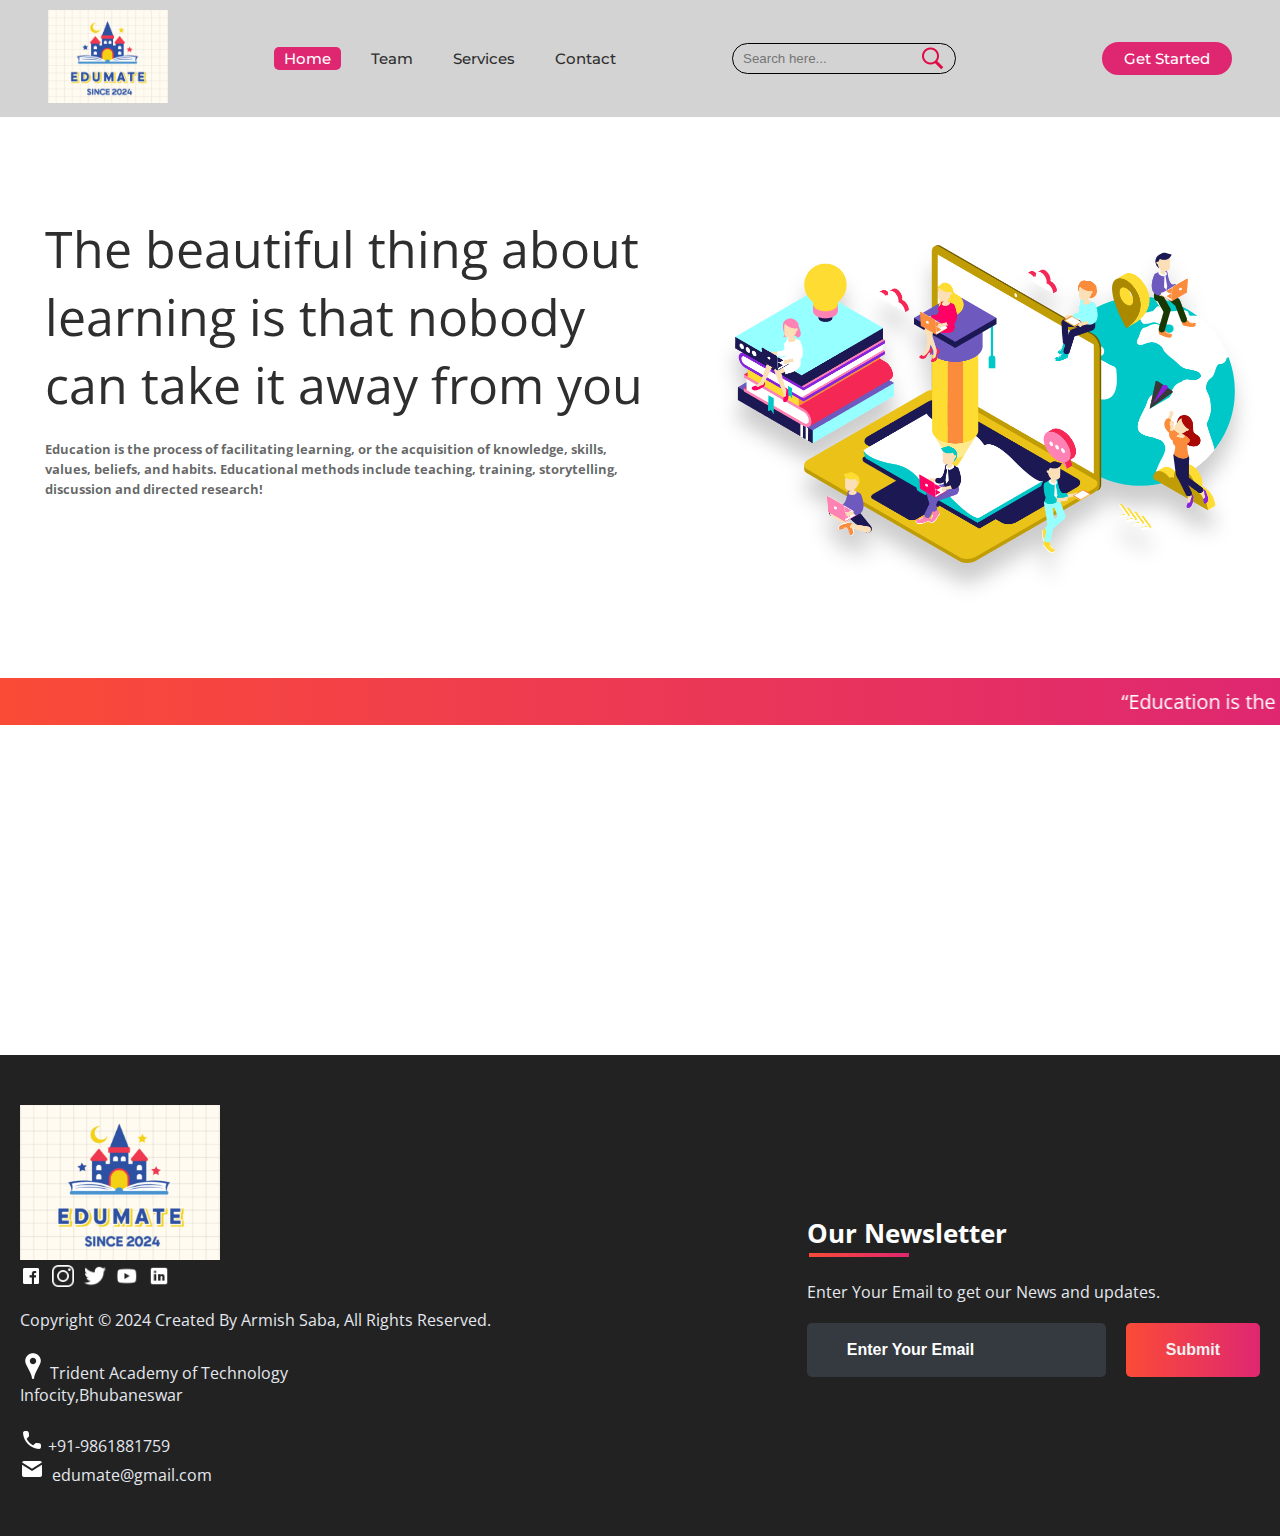
<file: index.html>
<!DOCTYPE html>
<html>

<head>
	<link rel="shortcut icon" type="png" href="images/icon/favicon.png">
	<meta charset="utf-8">
	<meta http-equiv="X-UA-Comaptible" content="IE=edge">
	<title>Edumate</title>
	<meta name="desciption" content="">
	<meta name="viewport" content="width=device-width, initial-scale=1">
	<link rel="stylesheet" type="text/css" href="style.css">
	<script type="text/javascript" src="script.js"></script>
	<script src="https://code.jquery.com/jquery-3.2.1.js"></script>
	<script>
		$(window).on('scroll', function () {
			if ($(window).scrollTop()) {
				$('nav').addClass('black');
			} else {
				$('nav').removeClass('black');
			}
		})
	</script>
</head>

<body>
	<!-- Navigation Bar -->
	<header id="header">
		<nav>
			<div class="logo"><a href="index.html"><img src="images/icon/New logo.png" alt="logo"></a></div>
			<ul>
				<li><a class="active" href="">Home</a></li>
				<li><a href="#team_section">Team</a></li>
				<li><a href="#services_section">Services</a></li>
				<li><a href="#contactus_section">Contact</a></li>
			</ul>
			<div class="srch"><input type="text" class="search" placeholder="Search here..."><img
					src="images/icon/search.png" alt="search" onclick=slide()></div>
			<a class="get-started" href="login.php">Get Started</a>
			<img src="images/icon/menu.png" class="menu" onclick="sideMenu(0)" alt="menu">
		</nav>
		<div class="head-container">
			<div class="quote">
				<p>The beautiful thing about learning is that nobody can take it away from you</p>
				<h5>Education is the process of facilitating learning, or the acquisition of knowledge, skills, values,
					beliefs, and habits. Educational methods include teaching, training, storytelling, discussion and
					directed research!</h5>

			</div>
			<div class="svg-image">
				<img src="images/extra/svg1.jpg" alt="svg">
			</div>
			<marquee style="background: linear-gradient(to right, #FA4B37, #DF2771); margin-top: 110px;"
				direction="left" onmouseover="this.stop()" onmouseout="this.start()" scrollamount="20">
				<div class="marqu">“Education is the passport to the future, for tomorrow belongs to those who prepare
					for it today.” “Your attitude, not your aptitude, will determine your altitude.” “If you think
					education is expensive, try ignorance.” “The only person who is educated is the one who has learned
					how to learn …and change.”</div>
			</marquee>
		</div>
	</header>

	<!-- FOOTER -->
	<footer>
		<div class="footer-container">
			<div class="left-col">
				<img src="images/icon/New logo.png" style="width: 200px;">
				<div class="logo"></div>
				<div class="social-media">
					<a href="#"><img src="images/icon\fb.png"></a>
					<a href="#"><img src="images/icon\insta.png"></a>
					<a href="#"><img src="images/icon\tt.png"></a>
					<a href="#"><img src="images/icon\ytube.png"></a>
					<a href="#"><img src="images/icon\linkedin.png"></a>
				</div><br><br>
				<p class="rights-text">Copyright © 2024 Created By Armish Saba, All Rights Reserved.</p>
				<br>
				<p><img src="images/icon/location.png"> Trident Academy of Technology<br>Infocity,Bhubaneswar</p><br>
				<p><img src="images/icon/phone.png"> +91-9861881759<br><img src="images/icon/mail.png">&nbsp;
					edumate@gmail.com</p>
			</div>
			<div class="right-col">
				<h1 style="color: #fff">Our Newsletter</h1>
				<div class="border"></div><br>
				<p>Enter Your Email to get our News and updates.</p>
				<form class="newsletter-form">
					<input class="txtb" type="email" placeholder="Enter Your Email">
					<input class="btn" type="submit" value="Submit">
				</form>
			</div>
		</div>
	</footer>

</body>

</html>
</file>
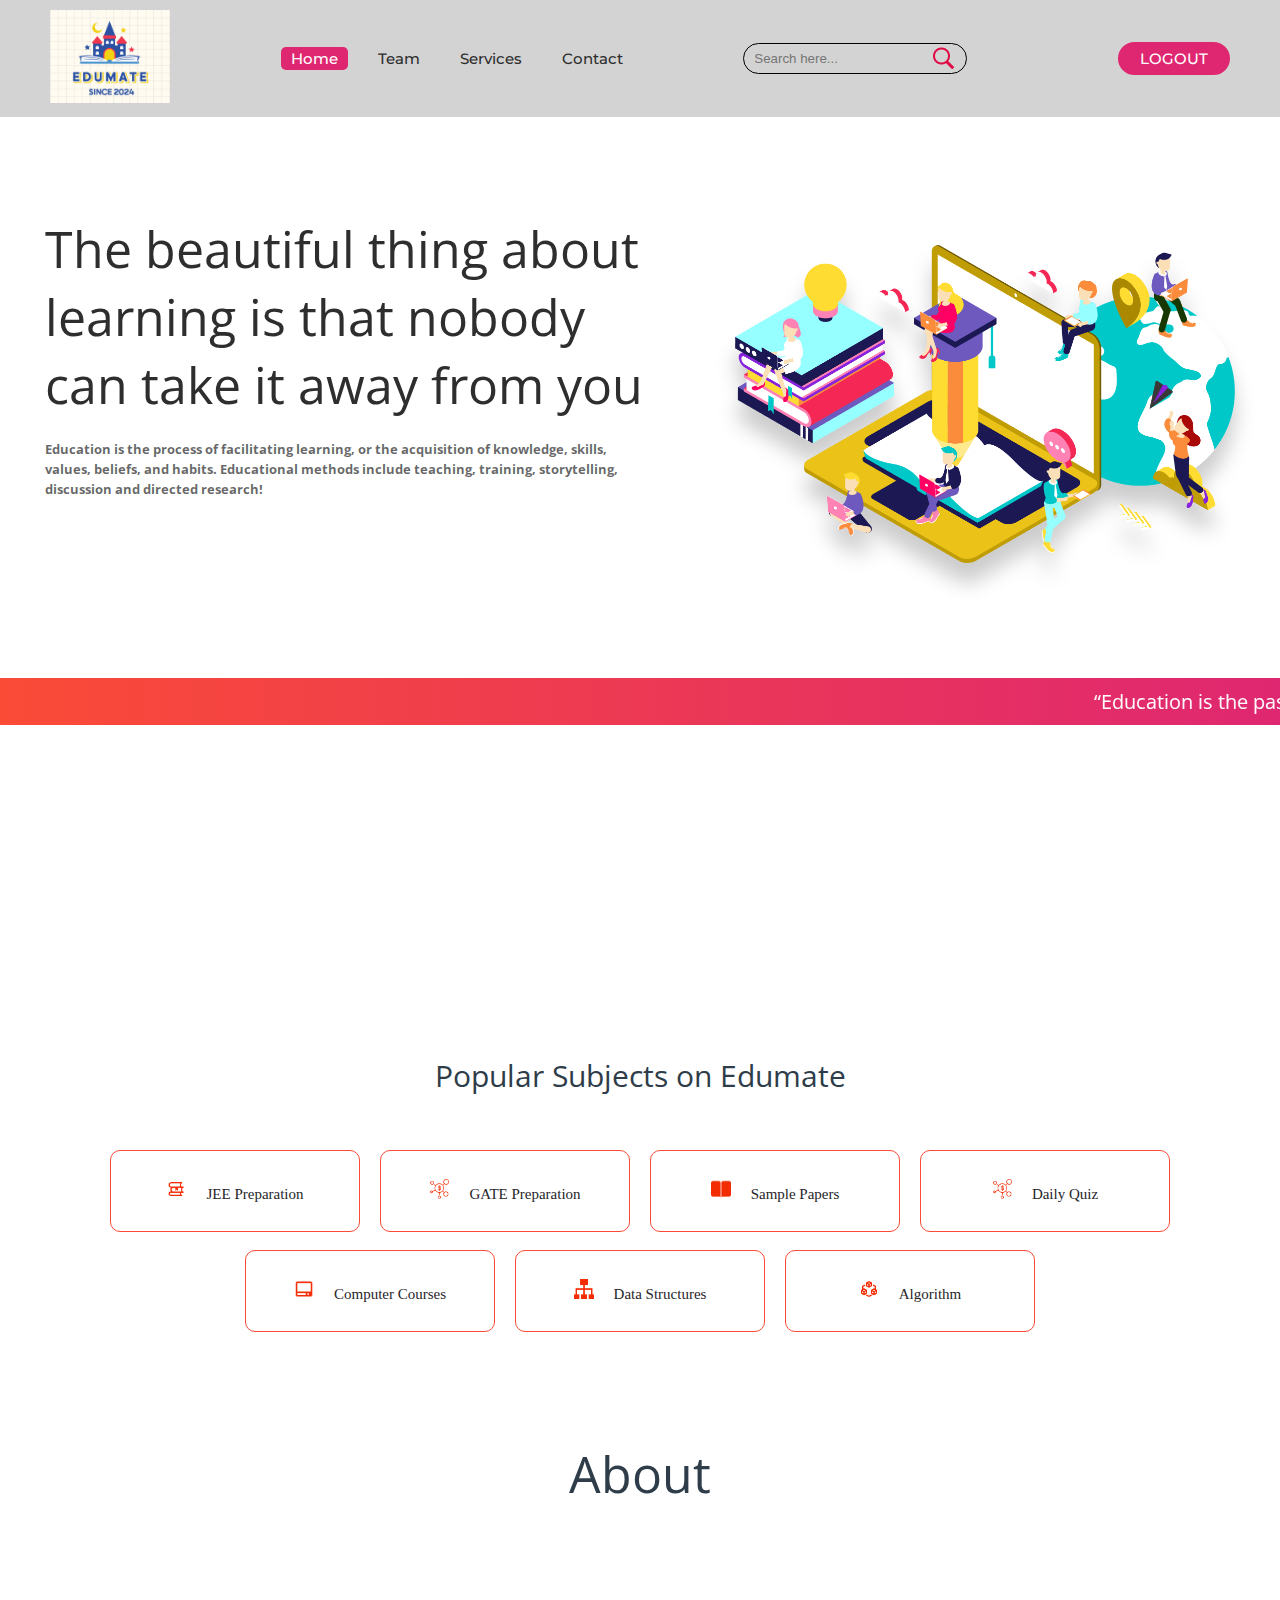
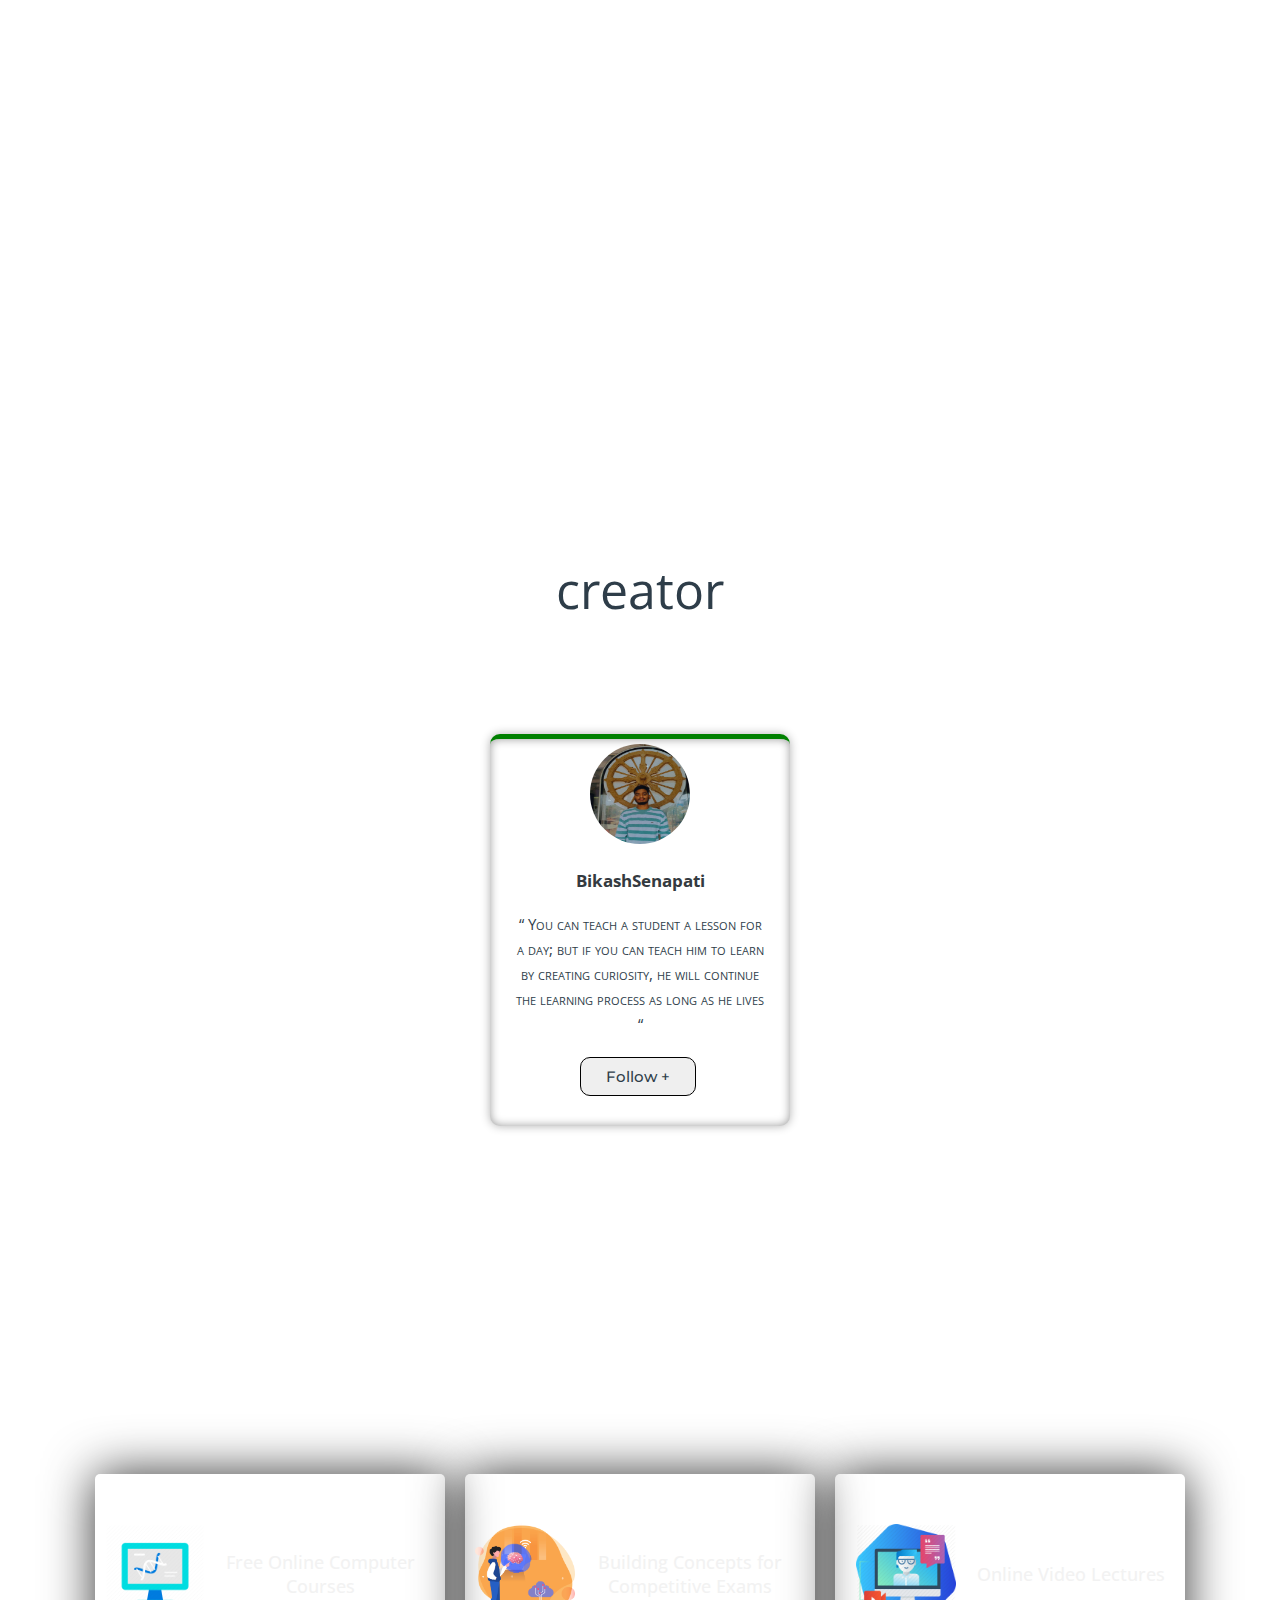
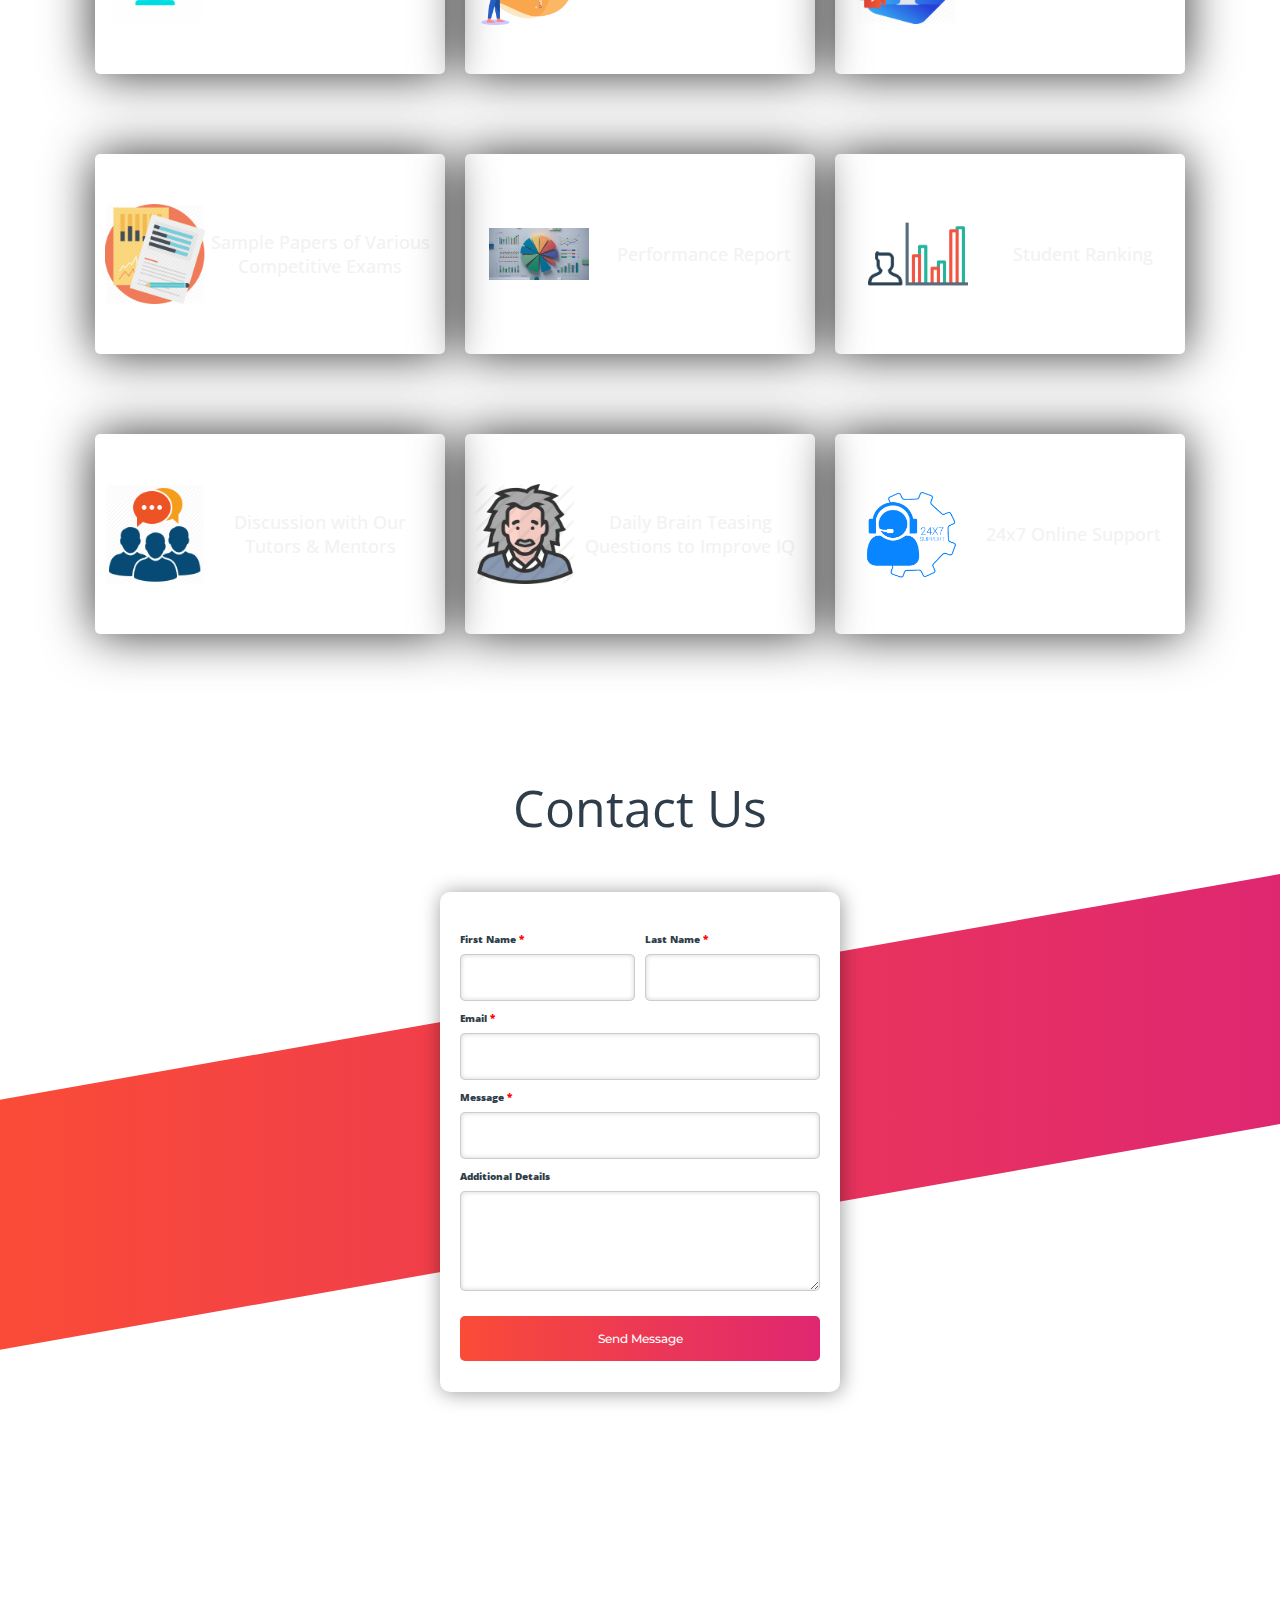
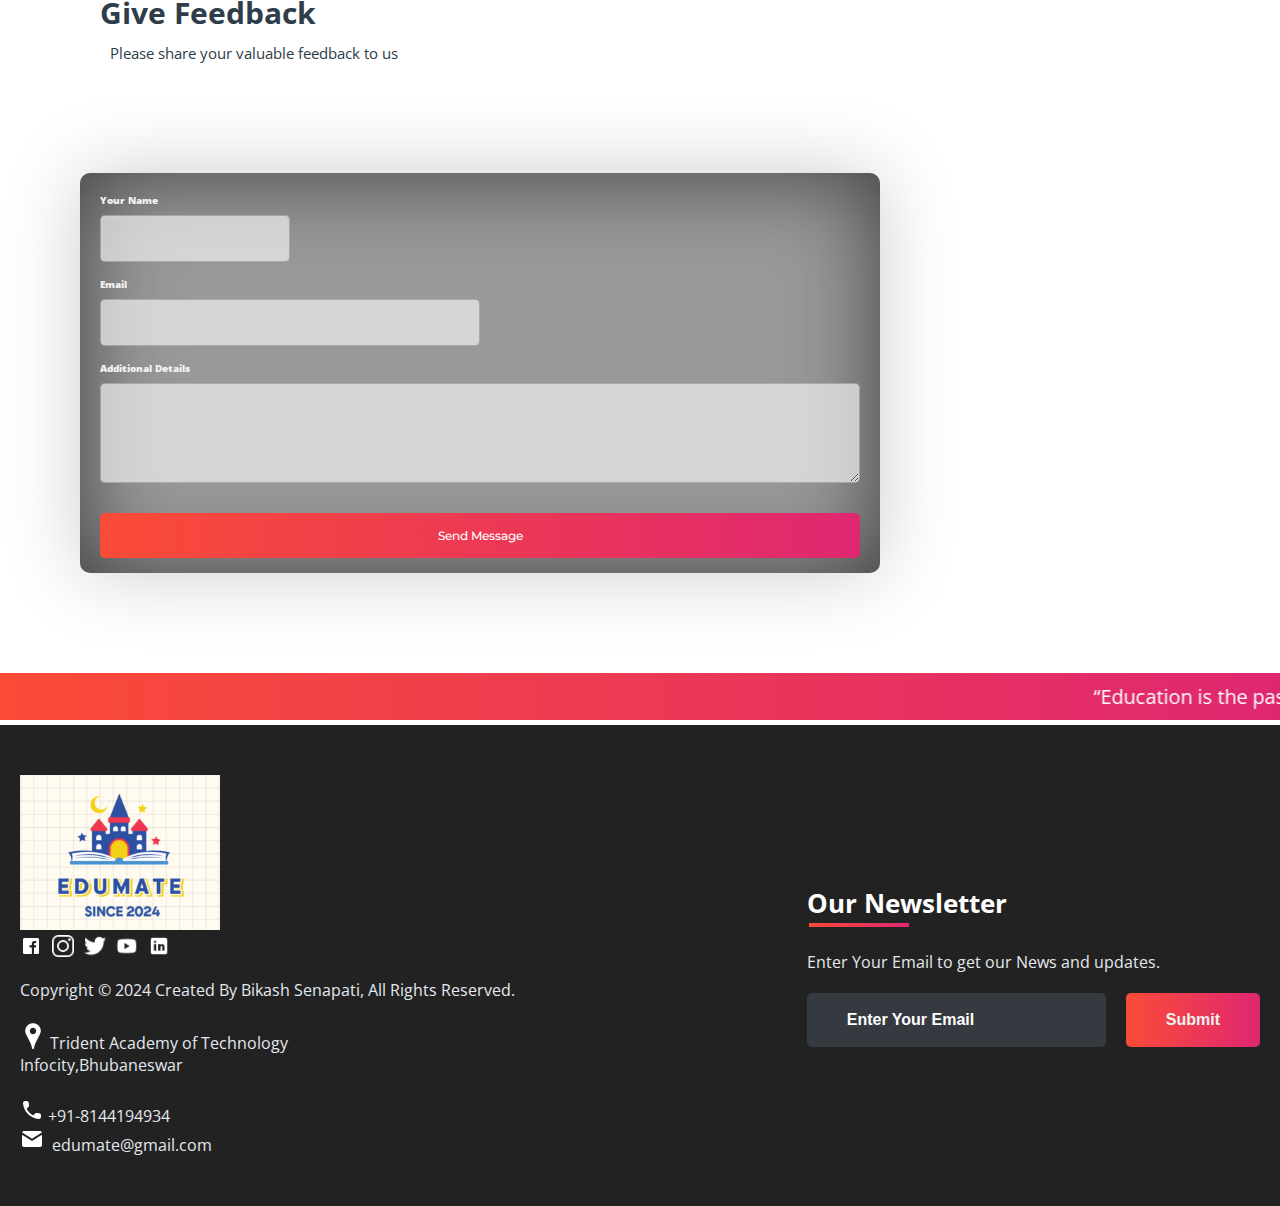
<file: index1.html>
<!DOCTYPE html>
<html>

<head>
	<link rel="shortcut icon" type="png" href="images/icon/favicon.png">
	<meta charset="utf-8">
	<meta http-equiv="X-UA-Comaptible" content="IE=edge">
	<title>Edumate</title>
	<meta name="desciption" content="">
	<meta name="viewport" content="width=device-width, initial-scale=1">
	<link rel="stylesheet" type="text/css" href="style.css">
	<script type="text/javascript" src="script.js"></script>
	<script src="https://code.jquery.com/jquery-3.2.1.js"></script>
	<script>
		$(window).on('scroll', function () {
			if ($(window).scrollTop()) {
				$('nav').addClass('black');
			} else {
				$('nav').removeClass('black');
			}
		})
	</script>
</head>

<body>
	<!-- Navigation Bar -->
	<header id="header">
		<nav>
			<div class="logo"><a href="index1.html"><img src="images/icon/New logo.png" alt="logo"></a></div>
			<ul>
				<li><a class="active" href="">Home</a></li>
				<li><a href="#team_section">Team</a></li>
				<li><a href="#services_section">Services</a></li>
				<li><a href="#contactus_section">Contact</a></li>
			</ul>
			<div class="srch"><input type="text" class="search" placeholder="Search here..."><img
					src="images/icon/search.png" alt="search" onclick=slide()></div>
			<a class="get-started" href="index.html">LOGOUT</a>
			<img src="images/icon/menu.png" class="menu" onclick="sideMenu(0)" alt="menu">
		</nav>
		<div class="head-container">
			<div class="quote">
				<p>The beautiful thing about learning is that nobody can take it away from you</p>
				<h5>Education is the process of facilitating learning, or the acquisition of knowledge, skills, values,
					beliefs, and habits. Educational methods include teaching, training, storytelling, discussion and
					directed research!</h5>

			</div>
			<div class="svg-image">
				<img src="images/extra/svg1.jpg" alt="svg">
			</div>
			<marquee style="background: linear-gradient(to right, #FA4B37, #DF2771); margin-top: 110px;"
				direction="left" onmouseover="this.stop()" onmouseout="this.start()" scrollamount="20">
				<div class="marqu">“Education is the passport to the future, for tomorrow belongs to those who prepare
					for it today.” “Your attitude, not your aptitude, will determine your altitude.” “If you think
					education is expensive, try ignorance.” “The only person who is educated is the one who has learned
					how to learn …and change.”</div>
			</marquee>
		</div>
	</header>

	<!-- Some Popular Subjects -->
	<div class="title">
		<span>Popular Subjects on Edumate</span>
	</div>
	<br><br>
	<div class="course">
		<center>
			<div class="cbox">
				<div class="det"><a href="subjects/jee.html"><img src="images/courses/book.png">JEE Preparation</a>
				</div>
				<div class="det"><a href="subjects/gate.html"><img src="images/courses/d1.png">GATE Preparation</a>
				</div>
				<div class="det"><a href="subjects/jee.html#sample_papers"><img src="images/courses/paper.png">Sample
						Papers</a></div>
				<div class="det"><a href="subjects/quiz.html"><img src="images/courses/d1.png">Daily Quiz</a></div>
			</div>
		</center>
		<div class="cbox">
			<div class="det"><a href="subjects/computer_courses.html"><img src="images/courses/computer.png">Computer
					Courses</a></div>
			<div class="det"><a href="subjects/computer_courses.html#data"><img src="images/courses/data.png">Data
					Structures</a></div>
			<div class="det"><a href="subjects/computer_courses.html#algo"><img
						src="images/courses/algo.png">Algorithm</a></div>
		</div>
	</div>


	<!-- ABOUT -->
	<div class="diffSection" id="about_section">
		<center>
			<p style="font-size: 50px; padding: 100px">About</p>
		</center>
		<div class="about-content">
			<div class="side-image">
				<img class="sideImage" src="images/extra/e3.jpg">
			</div>
			<div class="side-text">
				<h2>What you think about us ?</h2>
				<p>Education is the process of facilitating learning, or the acquisition of knowledge, skills, values,
					beliefs, and habits. Educational methods include teaching, training, storytelling, discussion and
					directed research.<br> Educational website can include websites that have games, videos or topic
					related resources that act as tools to enhance learning and supplement classroom teaching. These
					websites help make the process of learning entertaining and attractive to the student, especially in
					today's age. <br>Using HTML(HyperText Markup Language), CSS(Cascading Style Sheet), JavaScript, we
					can make learning more easier and in a interesting way.</p>
			</div>
		</div>
	</div>


	<!-- TEAM -->
	<div class="diffSection" id="team_section">
		<center>
			<p style="font-size: 50px; padding-top: 100px; padding-bottom: 60px;">creator</p>
		</center>
		<div class="totalcard">
			<div class="card">
				<center><img src="images/creator/bikashjpg.jpg"></center>
				<center>
					<div class="card-title">BikashSenapati</div>
					<div id="detail">
						<p>“ You can teach a student a lesson for a day; but if you can teach him to learn by creating
							curiosity, he will continue the learning process as long as he lives “</p>
						<div class="duty"></div>
						<a href="https://www.linkedin.com/in/senapati-bikash-17250929a" target="_blank"><button
								class="btn-bikash">Follow +</button></a>
					</div>
				</center>
			</div>

		</div>
	</div>

	<!-- SERVICES -->
	<div class="service-swipe">
		<div class="diffSection" id="services_section">
			<center>
				<p style="font-size: 50px; padding: 100px; padding-bottom: 40px; color: #fff;">Services</p>
			</center>
		</div>
		<a href="subjects/computer_courses.html">
			<div class="s-card"><img src="images/icon/computer-courses.png">
				<p>Free Online Computer Courses</p>
			</div>
		</a>
		<a href="subjects/jee.html">
			<div class="s-card"><img src="images/icon/brainbooster.png">
				<p>Building Concepts for Competitive Exams</p>
			</div>
		</a>
		<a href="subjects/Online.html">
			<div class="s-card"><img src="images/icon/online-tutorials.png">
				<p>Online Video Lectures</p>
			</div>
		</a>
		<a href="subjects/jee.html#sample_papers">
			<div class="s-card"><img src="images/icon/papers.jpg">
				<p>Sample Papers of Various Competitive Exams</p>
			</div>
		</a>
		<a href="report.php">
			<div class="s-card"><img src="images/icon/p4.jpeg">
				<p>Performance Report</p>
			</div>
		</a>
		<a href="subjects/Performance.html">
			<div class="s-card"><img src="images/icon/p3.png">
				<p>Student Ranking</p>
			</div>
		</a>
		<a href="subjects/Mentor.html">
			<div class="s-card"><img src="images/icon/discussion.png">
				<p>Discussion with Our Tutors & Mentors</p>
			</div>
		</a>
		<a href="subjects/quiz.html">
			<div class="s-card"><img src="images/icon/q1.png">
				<p>Daily Brain Teasing Questions to Improve IQ</p>
			</div>
		</a>
		<a href="#contactus_section">
			<div class="s-card"><img src="images/icon/help.png">
				<p>24x7 Online Support</p>
			</div>
		</a>
	</div>

	<!-- CONTACT US -->
	<div class="diffSection" id="contactus_section">
		<center>
			<p style="font-size: 50px; padding: 100px">Contact Us</p>
		</center>
		<div class="csec"></div>
		<div class="back-contact">
			<div class="cc">
				<form action="mailto:senapatibikash168@gmail.com" method="post" enctype="text/plain">
					<label>First Name <span class="imp">*</span></label><label style="margin-left: 185px">Last Name
						<span class="imp">*</span></label><br>
					<center>
						<input type="text" name="" style="margin-right: 10px; width: 175px" required="required"><input
							type="text" name="lname" style="width: 175px" required="required"><br>
					</center>
					<label>Email <span class="imp">*</span></label><br>
					<input type="email" name="mail" style="width: 100%" required="required"><br>
					<label>Message <span class="imp">*</span></label><br>
					<input type="text" name="message" style="width: 100%" required="required"><br>
					<label>Additional Details</label><br>
					<textarea name="addtional"></textarea><br>
					<button type="submit" id="csubmit">Send Message</button>
				</form>
			</div>
		</div>
	</div>

	<!-- FEEDBACK -->
	<div class="title2" id="feedBACK">
		<span>Give Feedback</span>
		<div class="shortdesc2">
			<p>Please share your valuable feedback to us</p>
		</div>
	</div>

	<div class="feedbox">
		<div class="feed">
			<form action="mailto:senapatibikash168@gmail.com" method="post" enctype="text/plain">
				<label>Your Name</label><br>
				<input type="text" name="" class="fname" required="required"><br>
				<label>Email</label><br>
				<input type="email" name="mail" required="required"><br>
				<label>Additional Details</label><br>
				<textarea name="addtional"></textarea><br>
				<button type="submit" id="csubmit">Send Message</button>
			</form>
		</div>
	</div>

	<!-- Sliding Information -->
	<marquee style="background: linear-gradient(to right, #FA4B37, #DF2771); margin-top: 50px;" direction="left"
		onmouseover="this.stop()" onmouseout="this.start()" scrollamount="20">
		<div class="marqu">“Education is the passport to the future, for tomorrow belongs to those who prepare for it
			today.” “Your attitude, not your aptitude, will determine your altitude.” “If you think education is
			expensive, try ignorance.” “The only person who is educated is the one who has learned how to learn …and
			change.”</div>
	</marquee>

	<!-- FOOTER -->
	<footer>
		<div class="footer-container">
			<div class="left-col">
				<img src="images/icon/New logo.png" style="width: 200px;">
				<div class="logo"></div>
				<div class="social-media">
					<a href="#"><img src="images/icon\fb.png"></a>
					<a href="#"><img src="images/icon\insta.png"></a>
					<a href="#"><img src="images/icon\tt.png"></a>
					<a href="#"><img src="images/icon\ytube.png"></a>
					<a href="#"><img src="images/icon\linkedin.png"></a>
				</div><br><br>
				<p class="rights-text">Copyright © 2024 Created By Bikash Senapati, All Rights Reserved.</p>
				<br>
				<p><img src="images/icon/location.png"> Trident Academy of Technology<br>Infocity,Bhubaneswar</p><br>
				<p><img src="images/icon/phone.png"> +91-8144194934<br><img src="images/icon/mail.png">&nbsp;
					edumate@gmail.com</p>
			</div>
			<div class="right-col">
				<h1 style="color: #fff">Our Newsletter</h1>
				<div class="border"></div><br>
				<p>Enter Your Email to get our News and updates.</p>
				<form class="newsletter-form">
					<input class="txtb" type="email" placeholder="Enter Your Email">
					<input class="btn" type="submit" value="Submit">
				</form>
			</div>
		</div>
	</footer>

</body>

</html>
</file>
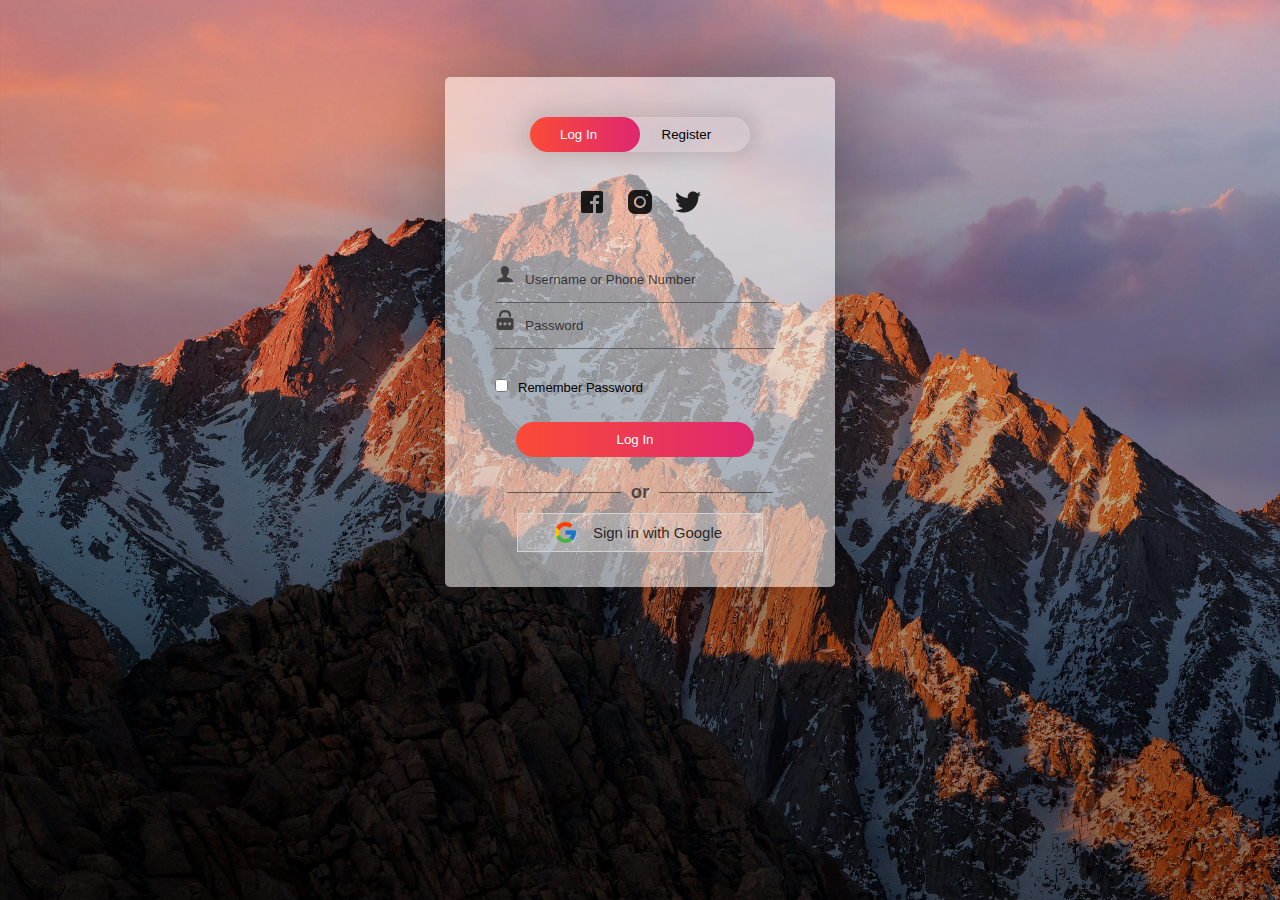
<file: login.html>
<!DOCTYPE html>
<html>
<head>
	<link rel="shortcut icon" type="png" href="images/icon/favicon.png">
	<title>Login SignUp</title>
	<link rel="stylesheet" type="text/css" href="loginStyle.css">
	<script src="https://ajax.googleapis.com/ajax/libs/jquery/3.4.1/jquery.min.js"></script>

  <script>
  $(document).ready(function(){
    $("form").submit(function(){
      alert("Great Job !");
    });
  });
  </script>
</head>
<body>
		<div class="form-box">
			<div class="button-box">
				<div id="btn"></div>
				<button type="button" class="toggle-btn" id="log" onclick="login()" style="color: #fff;">Log In</button>
				<button type="button" class="toggle-btn" id="reg" onclick="register()">Register</button>
			</div>
			<div class="social-icons">
				<img src="images/icon/fb2.png">
				<img src="images/icon/insta2.png">
				<img src="images/icon/tt2.png">
			</div>
			
			<!-- Login Form -->
			<form id="login" class="input-group" action="index.html">
				<div class="inp">
					<img src="images/icon/user.png"><input type="text" id="email" class="input-field" placeholder="Username or Phone Number" style="width: 88%; border:none;" required="required">
				</div>
				<div class="inp">
					<img src="images/icon/password.png"><input type="password" id="password" class="input-field" placeholder="Password" style="width: 88%; border: none;" required="required">
				</div>
				<input type="checkbox" class="check-box">Remember Password
				<button type="submit" class="submit-btn">Log In</button>
			</form>


			<div class="other" id="other">
				<div class="instead">
					<h3>or</h3>
				</div>
				<button class="connect" onclick="google()">
					<img src="images/icon/google.png"><span>Sign in with Google</span>
				</button>
			</div>
			
			<!-- Registration Form -->
			<form id="register" class="input-group">
				<input type="text" class="input-field" placeholder="Full Name" required="required">
				<input type="email" class="input-field" placeholder="Email Address" required="required">
				<input type="password" class="input-field" placeholder="Create Password" name="psame" required="required">
				<input type="password" class="input-field" placeholder="Confirm Password" name="psame" required="required">
				<input type="checkbox" class="check-box" id="chkAgree" onclick="goFurther()">I agree to the Terms & Conditions
				<button type="submit" id="btnSubmit" class="submit-btn reg-btn">Register</button>
			</form>
		</div>
		<script type="text/javascript" src="script.js"></script>
</body>
</html>
</file>
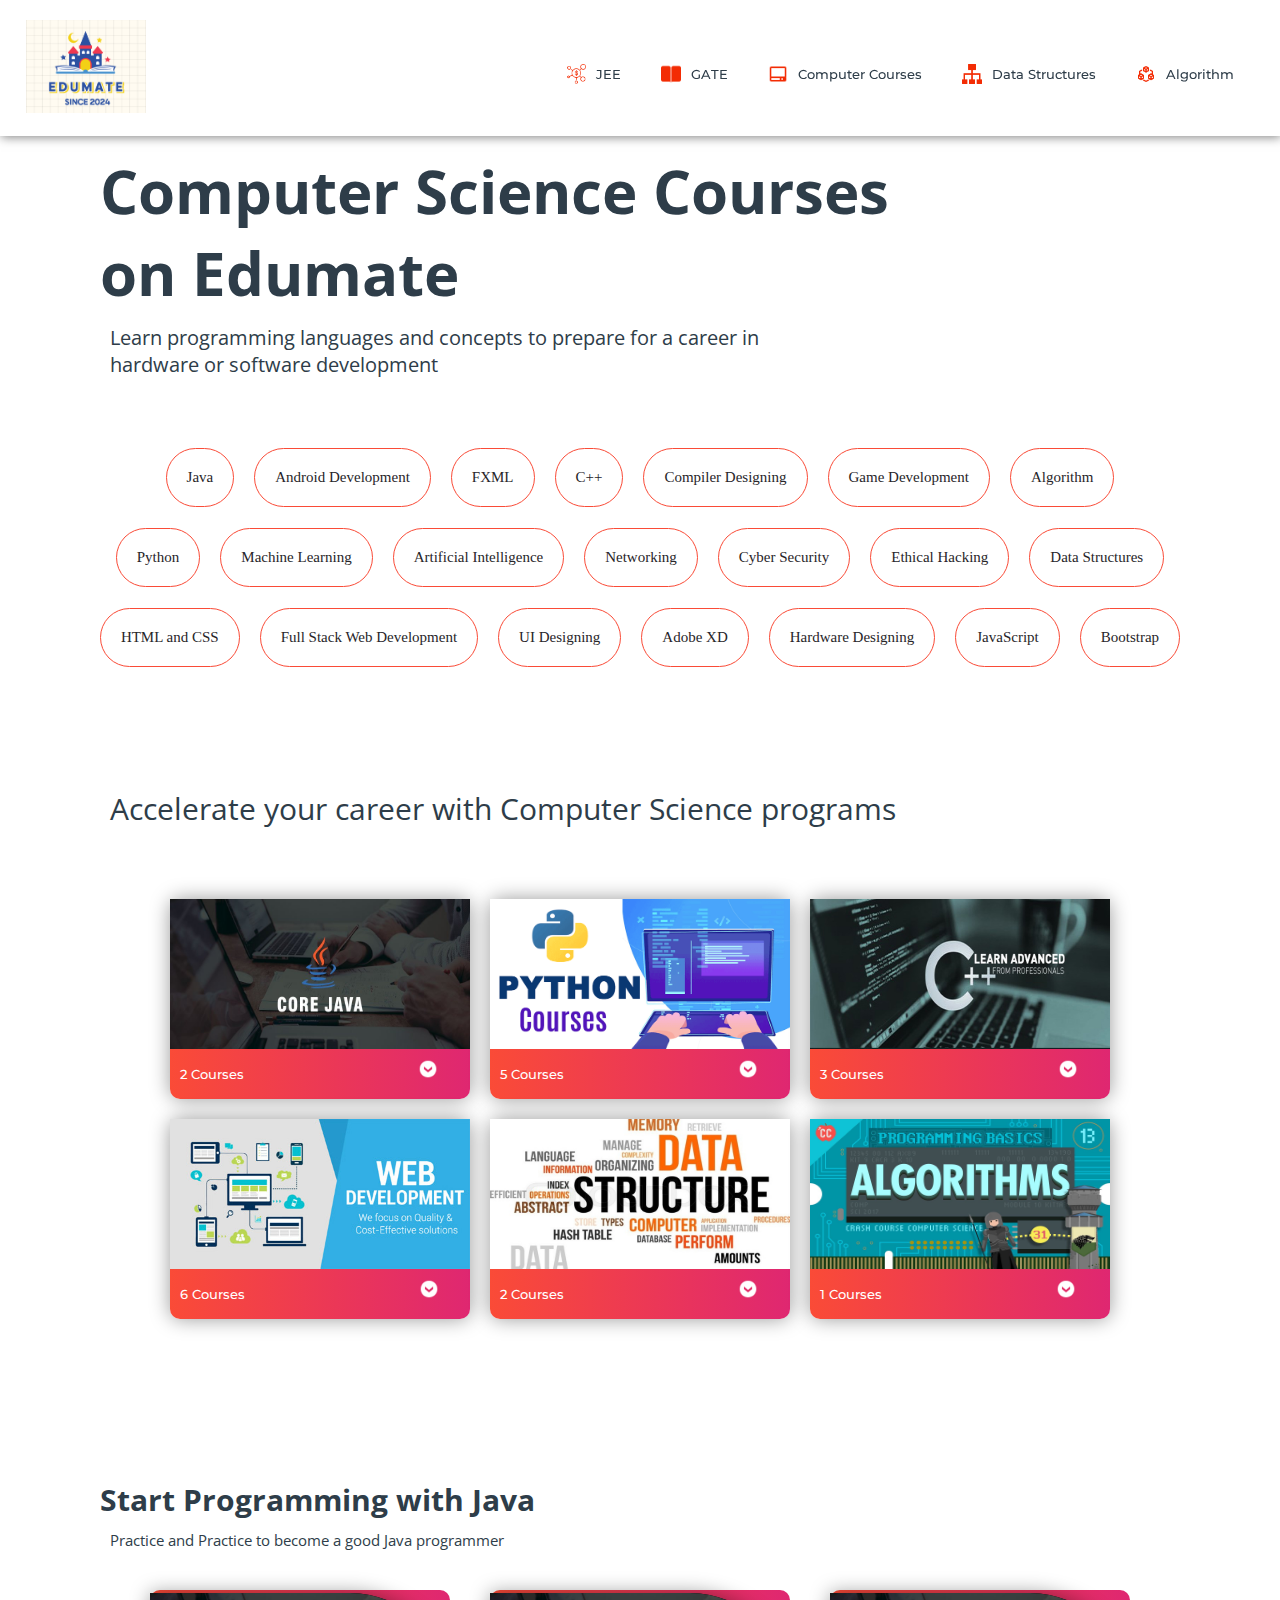
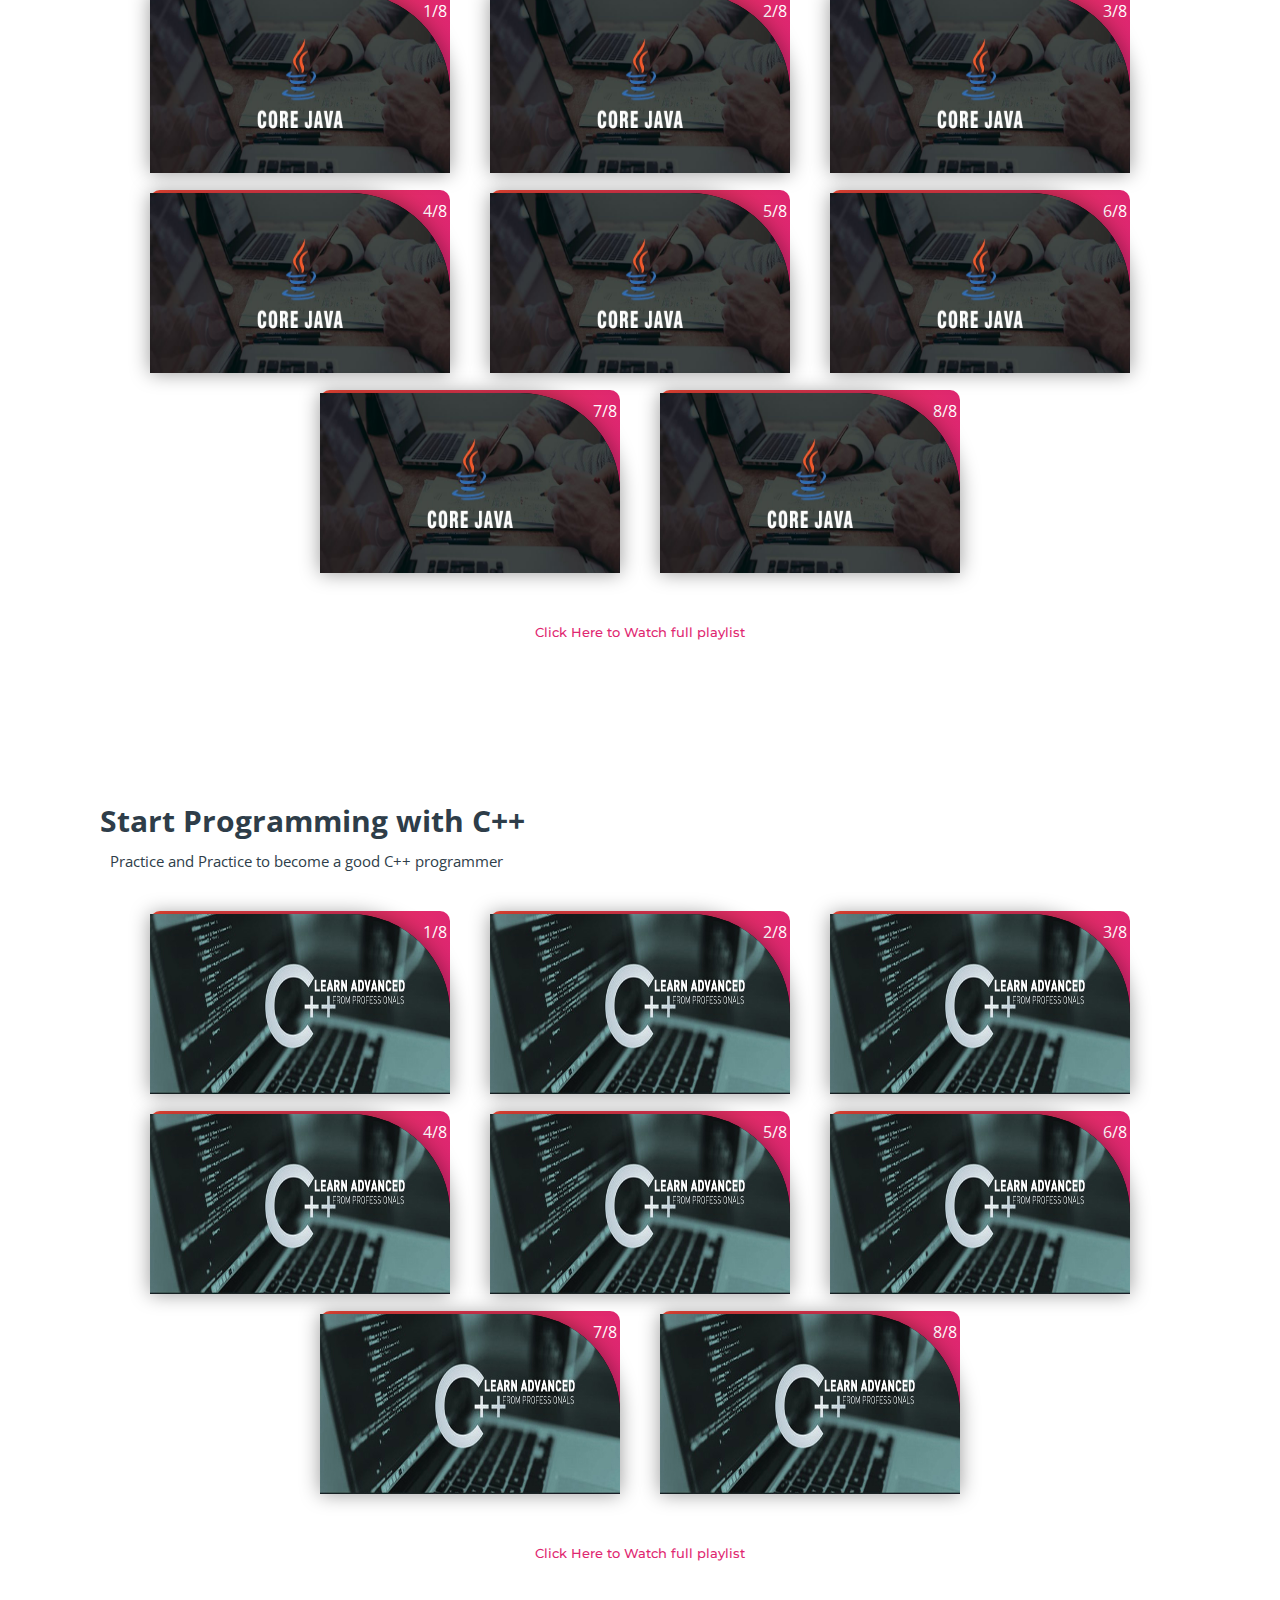
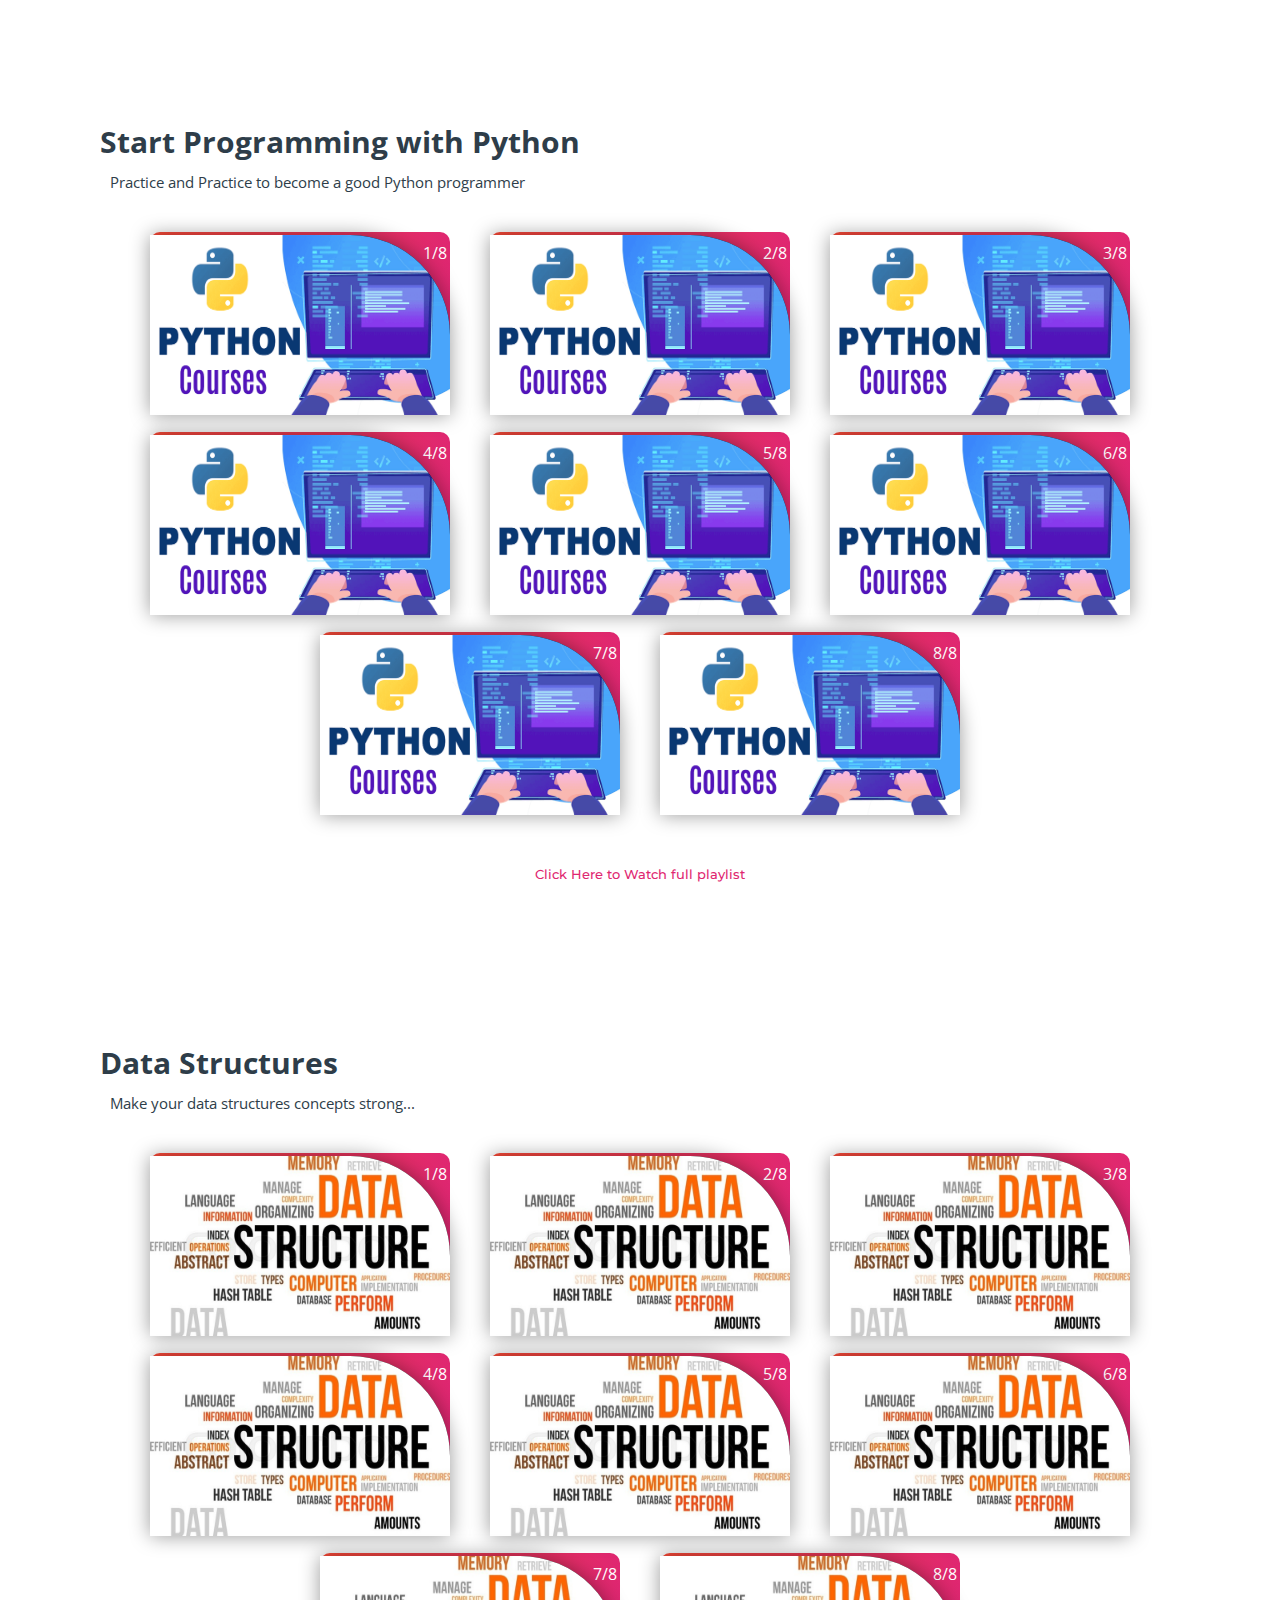
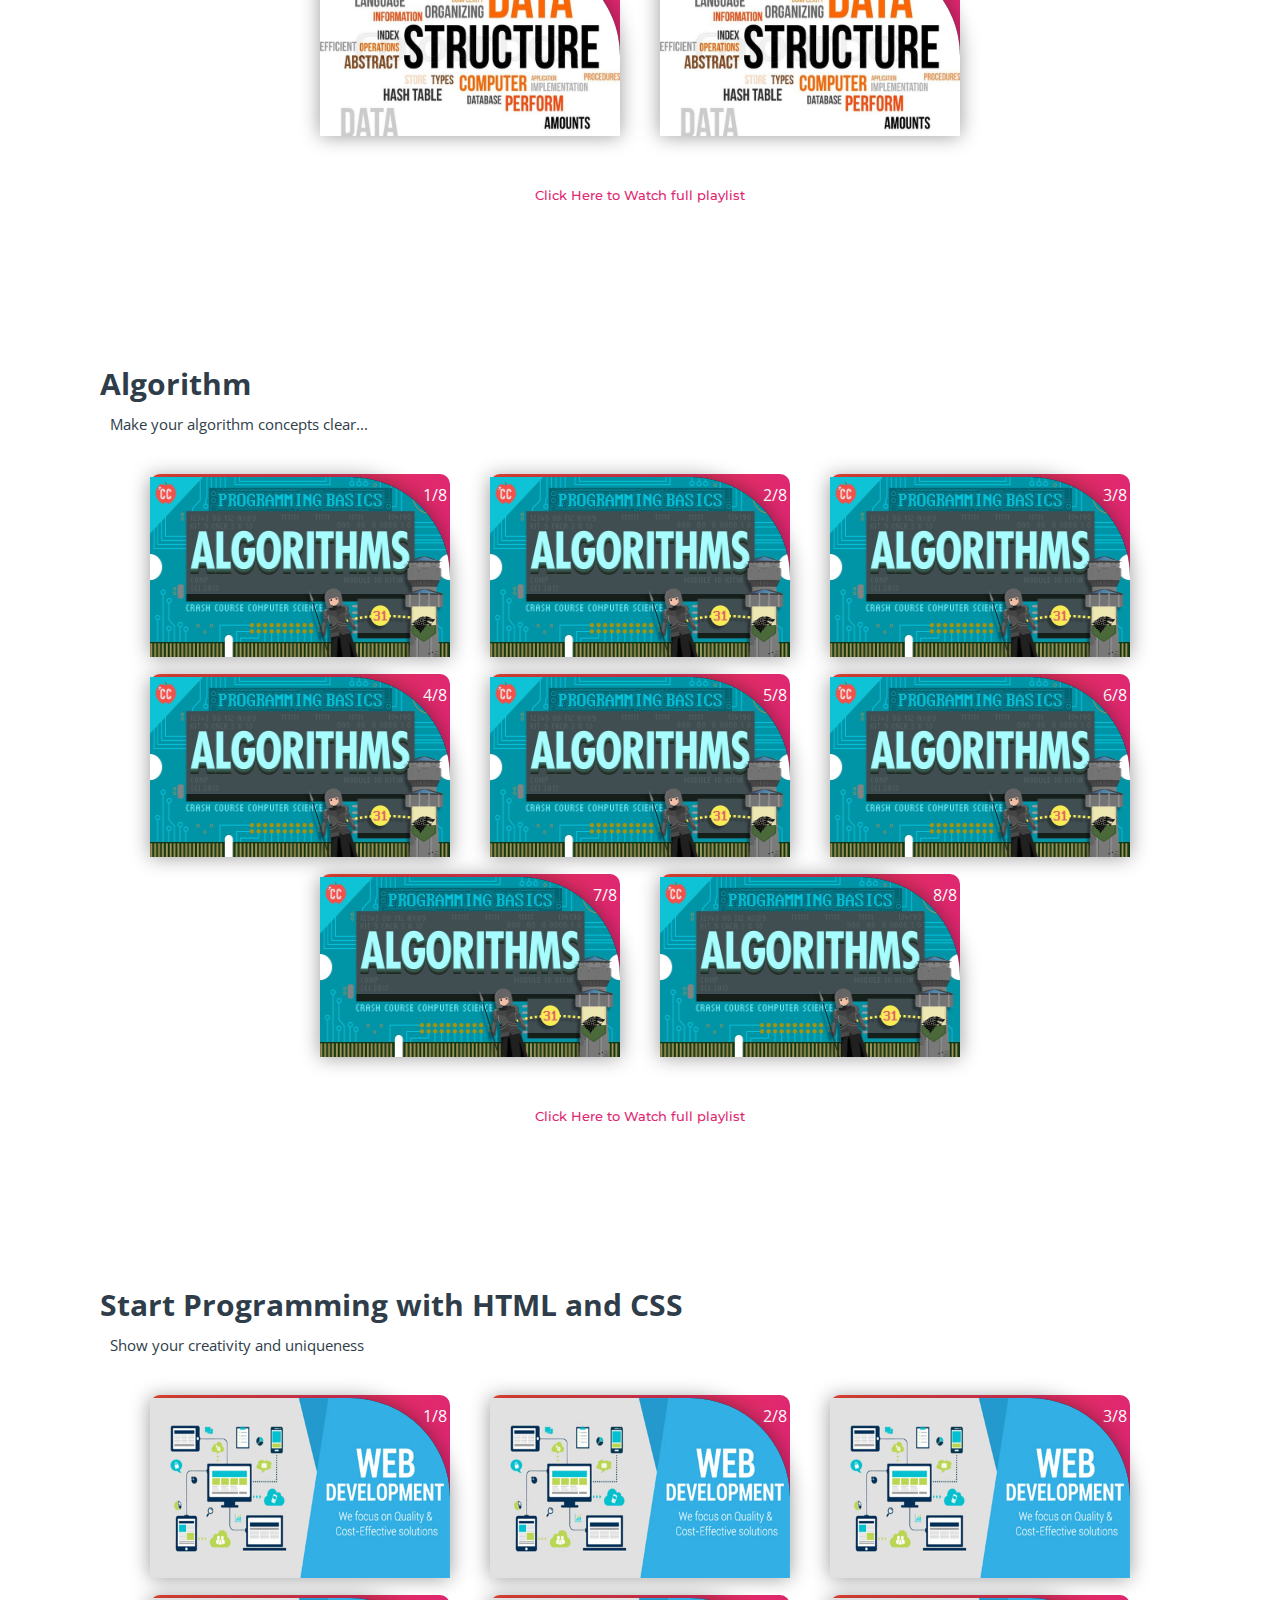
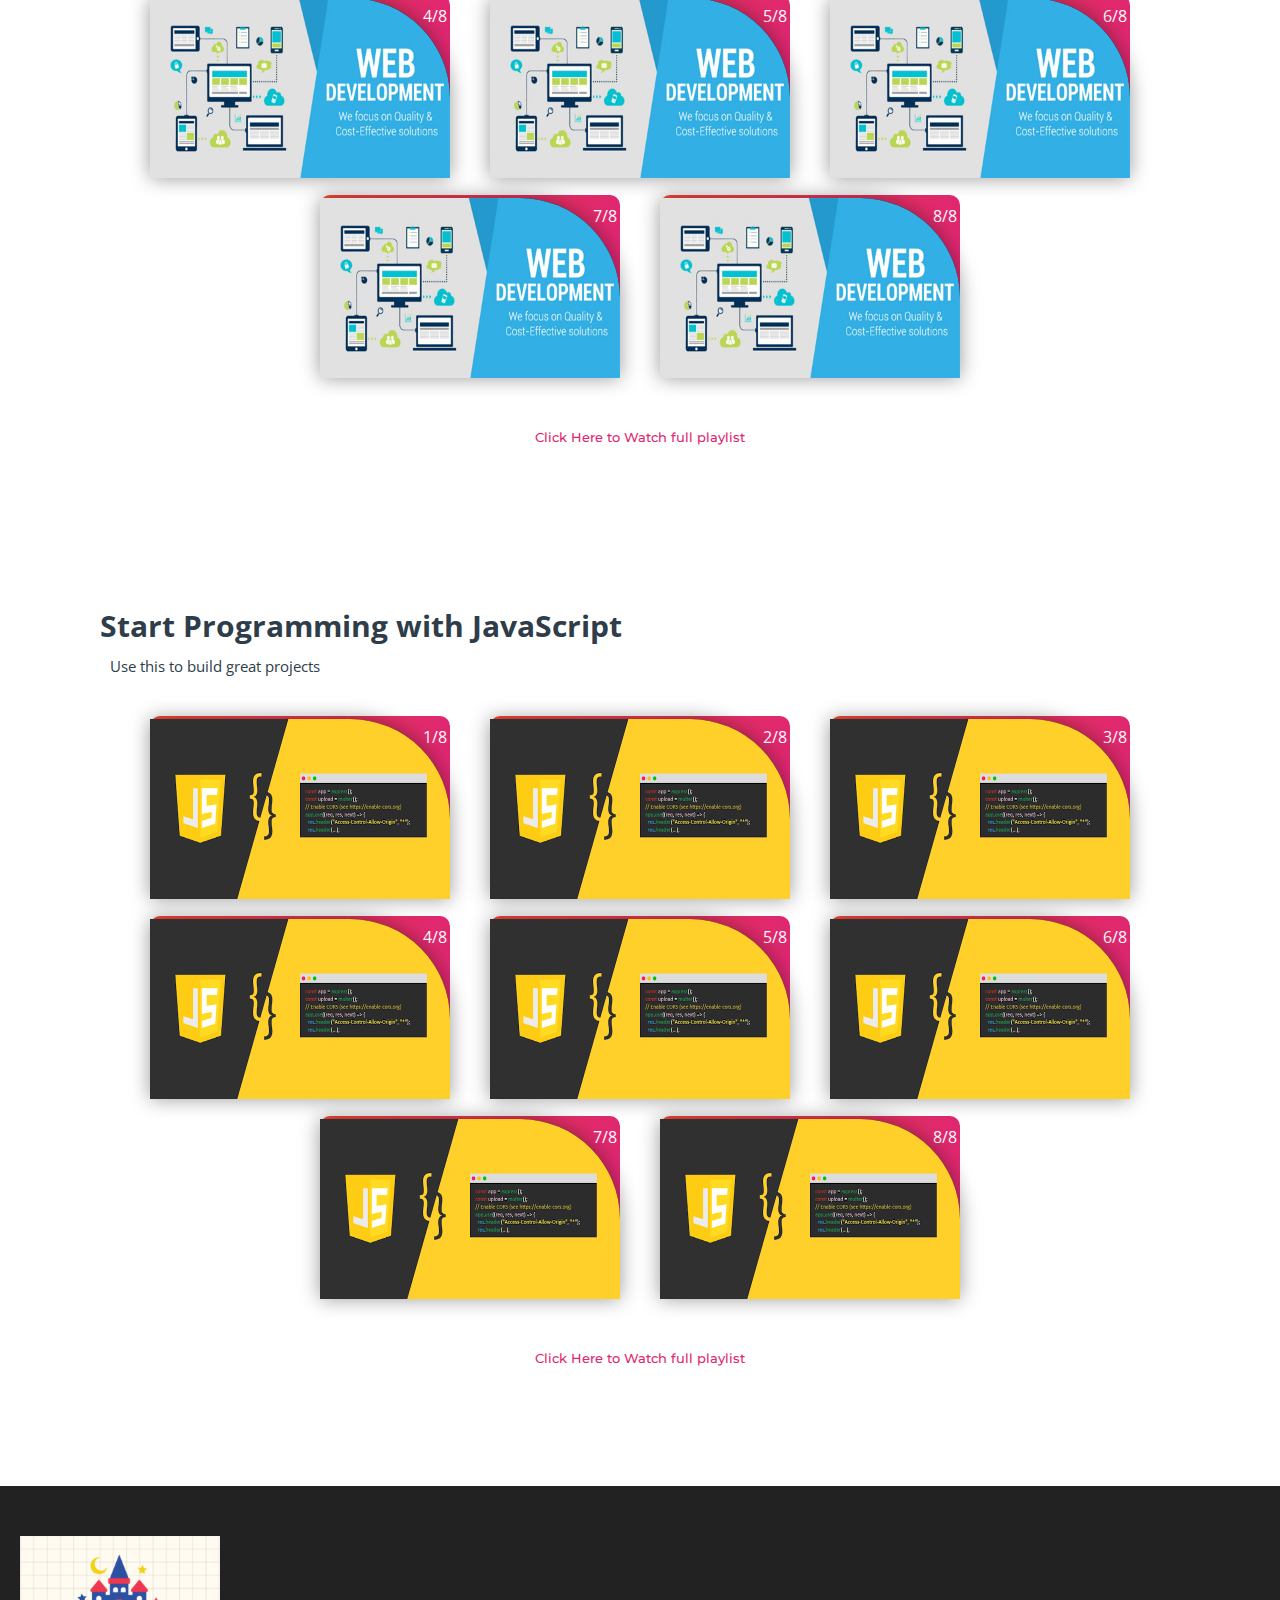
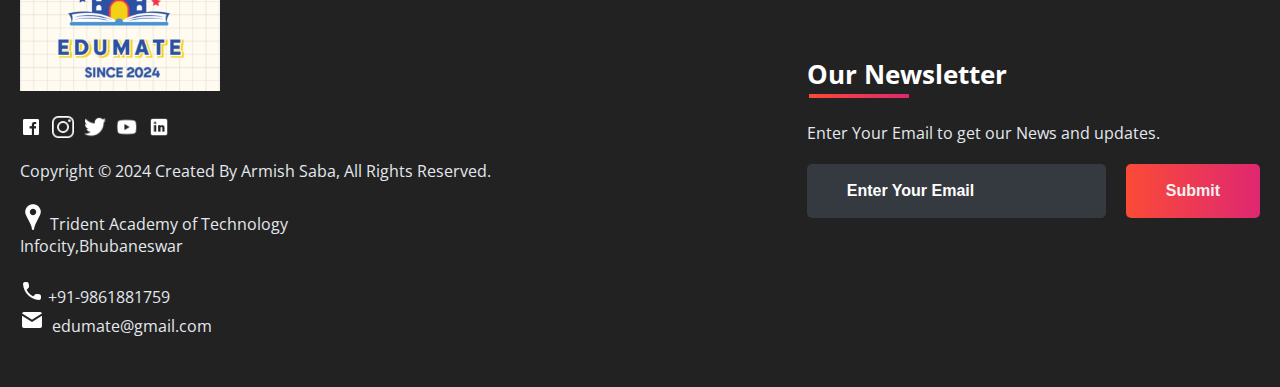
<file: subjects/computer_courses.html>
<!DOCTYPE html>
<html>

<head>
	<link rel="shortcut icon" type="png" href="../images/icon/favicon.png">
	<title>Computer Science Courses on Edumate</title>
	<link rel="stylesheet" type="text/css" href="subjects.css">
	<script type="text/javascript" src="../script.js"></script>
</head>

<body>

	<!-- NAVIGATION -->
	<header>
		<div class="nav" id="nav">
			<div id="learned-logo">
				<a href="../index1.html"><img src="../images/icon/New logo.png" style="width: 120px;"></a>
			</div>
			<div class="switch-tab" id="switch-tab" onclick="switchTAB()"><img src="../images/icon/menu.png"></div>
			<ul id="list-switch">
				<li><a href="jee.html"><img src="../images/courses/d1.png" class="icon">JEE</a></li>
				<li><a href="gate.html"><img src="../images/courses/paper.png" class="icon">GATE</a></li>
				<li><a href="#"><img src="../images/courses/computer.png" class="icon">Computer Courses</a></li>
				<li><a href="#data"><img src="../images/courses/data.png" class="icon">Data Structures</a></li>
				<li><a href="#algo"><img src="../images/courses/algo.png" class="icon">Algorithm</a></li>
			</ul>
			<div class="search" id="search-switch">
				<input type="search" placeholder="Search" class="srch"><button id="srchbtn"><img
						src="../images/icon/search.png"></button>
			</div>
		</div>
	</header>


	<!-- MAIN Heading of Page -->
	<div class="title">
		<span>Computer Science Courses<br>on Edumate</span>
		<div class="shortdesc">
			<p>Learn programming languages and concepts to prepare for a career in<br>hardware or software development
			</p>
		</div>
	</div>


	<!-- Some KeyWords related to Topic -->
	<div class="course">
		<div class="cbox">
			<div class="det"><a href="#java">Java</a></div>
			<div class="det"><a href="https://developer.android.com/">Android Development</a></div>
			<div class="det"><a href="https://docs.oracle.com/javafx/2/get_started/fxml_tutorial.htm">FXML</a></div>
			<div class="det"><a href="#c++">C++</a></div>
			<div class="det"><a href="https://www.geeksforgeeks.org/introduction-of-compiler-design/">Compiler
					Designing</a></div>
			<div class="det"><a href="https://www.coursera.org/specializations/game-design-and-development">Game
					Development</a></div>
			<div class="det"><a href="#algo">Algorithm</a></div>
		</div>
		<div class="cbox">
			<div class="det"><a href="#python">Python</a></div>
			<div class="det"><a href="https://www.coursera.org/learn/machine-learning">Machine Learning</a></div>
			<div class="det"><a href="https://en.wikipedia.org/wiki/Artificial_intelligence">Artificial Intelligence</a>
			</div>
			<div class="det"><a href="https://en.wikipedia.org/wiki/Network">Networking</a></div>
			<div class="det"><a
					href="https://www.kaspersky.co.in/resource-center/definitions/what-is-cyber-security">Cyber
					Security</a></div>
			<div class="det"><a href="https://www.eccouncil.org/ethical-hacking/">Ethical Hacking</a></div>
			<div class="det"><a href="#data">Data Structures</a></div>
		</div>
		<div class="cbox">
			<div class="det"><a href="#html_css">HTML and CSS</a></div>
			<div class="det"><a href="https://www.udacity.com/course/full-stack-web-developer-nanodegree--nd0044">Full
					Stack Web Development</a></div>
			<div class="det"><a
					href="https://uxplanet.org/what-is-ui-vs-ux-design-and-the-difference-d9113f6612de?gi=6d9d13f4cc95">UI
					Designing</a></div>
			<div class="det"><a href="https://www.adobe.com/in/products/xd.html">Adobe XD</a></div>
			<div class="det"><a href="https://www.sciencedirect.com/topics/computer-science/hardware-design">Hardware
					Designing</a></div>
			<div class="det"><a href="#javascript">JavaScript</a></div>
			<div class="det"><a href="#html_css">Bootstrap</a></div>
		</div>
	</div>


	<!-- Courses Available -->
	<div class="inbt">
		Accelerate your career with Computer Science programs
	</div>

	<div class="ccard">
		<center>
			<div class="ccardbox">
				<div class="dcard">
					<div class="fpart"><img src="../images/courses/java-course.jpg"></div>
					<a href="#java">
						<div class="spart">2 Courses <img src="../images/icon/dropdown.png"></div>
					</a>
				</div>
				<div class="dcard">
					<div class="fpart"><img src="../images/courses/python-course.png"></div>
					<a href="#python">
						<div class="spart">5 Courses <img src="../images/icon/dropdown.png"></div>
					</a>
				</div>
				<div class="dcard">
					<div class="fpart"><img src="../images/courses/c-course.jpg"></div>
					<a href="#c++">
						<div class="spart">3 Courses <img src="../images/icon/dropdown.png"></div>
					</a>
				</div>
			</div>
			<div class="ccardbox">
				<div class="dcard">
					<div class="fpart"><img src="../images/courses/web-course.jpg"></div>
					<a href="#html_css">
						<div class="spart">6 Courses <img src="../images/icon/dropdown.png"></div>
					</a>
				</div>
				<div class="dcard">
					<div class="fpart"><img src="../images/courses/data-course.jpg"></div>
					<a href="#data">
						<div class="spart">2 Courses <img src="../images/icon/dropdown.png"></div>
					</a>
				</div>
				<div class="dcard">
					<div class="fpart"><img src="../images/courses/algo-course.jpg"></div>
					<a href="#algo">
						<div class="spart">1 Courses <img src="../images/icon/dropdown.png"></div>
					</a>
				</div>
			</div>
		</center>
	</div>


	<!-- Videos on JAVA Lectures -->
	<div class="title2" id="java">
		<span>Start Programming with Java</span>
		<div class="shortdesc2">
			<p>Practice and Practice to become a good Java programmer</p>
		</div>
	</div>

	<center>
		<div class="ccardbox2">
			<div class="dcard2"><span class="tag">1/8</span>
				<div class="fpart2">
					<img src="../images/courses/java-course.jpg">
					<iframe src="https://www.youtube.com/embed/IsLyduxZ9sc" frameborder="0"
						allow="accelerometer; autoplay; encrypted-media; gyroscope; picture-in-picture"
						allowfullscreen></iframe>
				</div>
			</div>
			<div class="dcard2"><span class="tag">2/8</span>
				<div class="fpart2">
					<img src="../images/courses/java-course.jpg">
					<iframe src="https://www.youtube.com/embed/U_vuESBFEpE" frameborder="0"
						allow="accelerometer; autoplay; encrypted-media; gyroscope; picture-in-picture"
						allowfullscreen></iframe>
				</div>
			</div>
			<div class="dcard2"><span class="tag">3/8</span>
				<div class="fpart2">
					<img src="../images/courses/java-course.jpg">
					<iframe src="https://www.youtube.com/embed/7i8vbPA37y0" frameborder="0"
						allow="accelerometer; autoplay; encrypted-media; gyroscope; picture-in-picture"
						allowfullscreen></iframe>
				</div>
			</div>
			<div class="dcard2"><span class="tag">4/8</span>
				<div class="fpart2">
					<img src="../images/courses/java-course.jpg">
					<iframe src="https://www.youtube.com/embed/FB47F-QIk3k" frameborder="0"
						allow="accelerometer; autoplay; encrypted-media; gyroscope; picture-in-picture"
						allowfullscreen></iframe>
				</div>
			</div>
			<div class="dcard2"><span class="tag">5/8</span>
				<div class="fpart2">
					<img src="../images/courses/java-course.jpg">
					<iframe src="https://www.youtube.com/embed/8qyVcHJ1Et4" frameborder="0"
						allow="accelerometer; autoplay; encrypted-media; gyroscope; picture-in-picture"
						allowfullscreen></iframe>
				</div>
			</div>
			<div class="dcard2"><span class="tag">6/8</span>
				<div class="fpart2">
					<img src="../images/courses/java-course.jpg">
					<iframe src="https://www.youtube.com/embed/N53Vf8HGd-0" frameborder="0"
						allow="accelerometer; autoplay; encrypted-media; gyroscope; picture-in-picture"
						allowfullscreen></iframe>
				</div>
			</div>
			<div class="dcard2"><span class="tag">7/8</span>
				<div class="fpart2">
					<img src="../images/courses/java-course.jpg">
					<iframe src="https://www.youtube.com/embed/slz2Vc904Qg" frameborder="0"
						allow="accelerometer; autoplay; encrypted-media; gyroscope; picture-in-picture"
						allowfullscreen></iframe>
				</div>
			</div>
			<div class="dcard2"><span class="tag">8/8</span>
				<div class="fpart2">
					<img src="../images/courses/java-course.jpg">
					<iframe src="https://www.youtube.com/embed/Q0NVRQP1Z5g" frameborder="0"
						allow="accelerometer; autoplay; encrypted-media; gyroscope; picture-in-picture"
						allowfullscreen></iframe>
				</div>
			</div>
		</div>
	</center>
	<br><br>
	<div class="click-me">
		<a href="https://www.youtube.com/watch?v=IsLyduxZ9sc&list=PLX9Zi6XTqOKQ7TdRz0QynGIKuMV9Q2H8E"
			target="_blank">Click Here to Watch full playlist</a>
	</div>

	<!-- Videos on C++ Lectures -->

	<div class="title2" id="c++">
		<span>Start Programming with C++</span>
		<div class="shortdesc2">
			<p>Practice and Practice to become a good C++ programmer</p>
		</div>
	</div>
	<center>
		<div class="ccardbox2">
			<div class="dcard2"><span class="tag">1/8</span>
				<div class="fpart2"><img src="../images/courses/c-course.jpg">
					<iframe src="https://www.youtube.com/embed/Iuo9PpGE04Y" frameborder="0"
						allow="accelerometer; autoplay; encrypted-media; gyroscope; picture-in-picture"
						allowfullscreen></iframe>
				</div>
			</div>
			<div class="dcard2"><span class="tag">2/8</span>
				<div class="fpart2"><img src="../images/courses/c-course.jpg">
					<iframe src="https://www.youtube.com/embed/52dHKRD7cdg" frameborder="0"
						allow="accelerometer; autoplay; encrypted-media; gyroscope; picture-in-picture"
						allowfullscreen></iframe>
				</div>
			</div>
			<div class="dcard2"><span class="tag">3/8</span>
				<div class="fpart2"><img src="../images/courses/c-course.jpg">
					<iframe src="https://www.youtube.com/embed/Iuo9PpGE04Y" frameborder="0"
						allow="accelerometer; autoplay; encrypted-media; gyroscope; picture-in-picture"
						allowfullscreen></iframe>
				</div>
			</div>
			<div class="dcard2"><span class="tag">4/8</span>
				<div class="fpart2"><img src="../images/courses/c-course.jpg">
					<iframe src="https://www.youtube.com/embed/Iuo9PpGE04Y" frameborder="0"
						allow="accelerometer; autoplay; encrypted-media; gyroscope; picture-in-picture"
						allowfullscreen></iframe>
				</div>
			</div>

			<div class="dcard2"><span class="tag">5/8</span>
				<div class="fpart2"><img src="../images/courses/c-course.jpg">
					<iframe src="https://www.youtube.com/embed/Iuo9PpGE04Y" frameborder="0"
						allow="accelerometer; autoplay; encrypted-media; gyroscope; picture-in-picture"
						allowfullscreen></iframe>
				</div>
			</div>
			<div class="dcard2"><span class="tag">6/8</span>
				<div class="fpart2"><img src="../images/courses/c-course.jpg">
					<iframe src="https://www.youtube.com/embed/Iuo9PpGE04Y" frameborder="0"
						allow="accelerometer; autoplay; encrypted-media; gyroscope; picture-in-picture"
						allowfullscreen></iframe>
				</div>
			</div>
			<div class="dcard2"><span class="tag">7/8</span>
				<div class="fpart2"><img src="../images/courses/c-course.jpg">
					<iframe src="https://www.youtube.com/embed/Iuo9PpGE04Y" frameborder="0"
						allow="accelerometer; autoplay; encrypted-media; gyroscope; picture-in-picture"
						allowfullscreen></iframe>
				</div>
			</div>
			<div class="dcard2"><span class="tag">8/8</span>
				<div class="fpart2"><img src="../images/courses/c-course.jpg">
					<iframe src="https://www.youtube.com/embed/Iuo9PpGE04Y" frameborder="0"
						allow="accelerometer; autoplay; encrypted-media; gyroscope; picture-in-picture"
						allowfullscreen></iframe>
				</div>
			</div>
		</div>
	</center>
	<br><br>
	<div class="click-me">
		<a href="https://www.youtube.com/watch?v=Iuo9PpGE04Y&feature=youtu.be" target="_blank">Click Here to Watch full
			playlist</a>
	</div>

	<!-- Videos on PYTHON Lectures -->

	<div class="title2" id="python">
		<span>Start Programming with Python</span>
		<div class="shortdesc2">
			<p>Practice and Practice to become a good Python programmer</p>
		</div>
	</div>
	<center>
		<div class="ccardbox2">
			<div class="dcard2"><span class="tag">1/8</span>
				<div class="fpart2"><img src="../images/courses/python-course.png">
					<iframe src="https://www.youtube.com/embed/QXeEoD0pB3E" frameborder="0"
						allow="accelerometer; autoplay; encrypted-media; gyroscope; picture-in-picture"
						allowfullscreen></iframe>
				</div>
			</div>
			<div class="dcard2"><span class="tag">2/8</span>
				<div class="fpart2"><img src="../images/courses/python-course.png">
					<iframe src="https://www.youtube.com/embed/QXeEoD0pB3E" frameborder="0"
						allow="accelerometer; autoplay; encrypted-media; gyroscope; picture-in-picture"
						allowfullscreen></iframe>
				</div>
			</div>
			<div class="dcard2"><span class="tag">3/8</span>
				<div class="fpart2"><img src="../images/courses/python-course.png">
					<iframe src="https://www.youtube.com/embed/QXeEoD0pB3E" frameborder="0"
						allow="accelerometer; autoplay; encrypted-media; gyroscope; picture-in-picture"
						allowfullscreen></iframe>
				</div>
			</div>
			<div class="dcard2"><span class="tag">4/8</span>
				<div class="fpart2"><img src="../images/courses/python-course.png">
					<iframe src="https://www.youtube.com/embed/QXeEoD0pB3E" frameborder="0"
						allow="accelerometer; autoplay; encrypted-media; gyroscope; picture-in-picture"
						allowfullscreen></iframe>
				</div>
			</div>

			<div class="dcard2"><span class="tag">5/8</span>
				<div class="fpart2"><img src="../images/courses/python-course.png">
					<iframe src="https://www.youtube.com/embed/QXeEoD0pB3E" frameborder="0"
						allow="accelerometer; autoplay; encrypted-media; gyroscope; picture-in-picture"
						allowfullscreen></iframe>
				</div>
			</div>
			<div class="dcard2"><span class="tag">6/8</span>
				<div class="fpart2"><img src="../images/courses/python-course.png">
					<iframe src="https://www.youtube.com/embed/QXeEoD0pB3E" frameborder="0"
						allow="accelerometer; autoplay; encrypted-media; gyroscope; picture-in-picture"
						allowfullscreen></iframe>
				</div>
			</div>
			<div class="dcard2"><span class="tag">7/8</span>
				<div class="fpart2"><img src="../images/courses/python-course.png">
					<iframe src="https://www.youtube.com/embed/QXeEoD0pB3E" frameborder="0"
						allow="accelerometer; autoplay; encrypted-media; gyroscope; picture-in-picture"
						allowfullscreen></iframe>
				</div>
			</div>
			<div class="dcard2"><span class="tag">8/8</span>
				<div class="fpart2"><img src="../images/courses/python-course.png">
					<iframe src="https://www.youtube.com/embed/QXeEoD0pB3E" frameborder="0"
						allow="accelerometer; autoplay; encrypted-media; gyroscope; picture-in-picture"
						allowfullscreen></iframe>
				</div>
			</div>
		</div>
	</center>

	<br><br>
	<div class="click-me">
		<a href="https://youtu.be/QXeEoD0pB3E" target="_blank">Click Here to Watch full playlist</a>
	</div>
	<!-- Videos on DATA STRUCTURES Lectures -->

	<div class="title2" id="data">
		<span>Data Structures</span>
		<div class="shortdesc2">
			<p>Make your data structures concepts strong...</p>
		</div>
	</div>
	<center>
		<div class="ccardbox2">
			<div class="dcard2"><span class="tag">1/8</span>
				<div class="fpart2"><img src="../images/courses/data-course.jpg">
					<iframe src="https://www.youtube.com/embed/Db9ZYbJONHc" frameborder="0"
						allow="accelerometer; autoplay; encrypted-media; gyroscope; picture-in-picture"
						allowfullscreen></iframe>
				</div>
			</div>
			<div class="dcard2"><span class="tag">2/8</span>
				<div class="fpart2"><img src="../images/courses/data-course.jpg">
					<iframe src="https://www.youtube.com/embed/Db9ZYbJONHc" frameborder="0"
						allow="accelerometer; autoplay; encrypted-media; gyroscope; picture-in-picture"
						allowfullscreen></iframe>
				</div>
			</div>
			<div class="dcard2"><span class="tag">3/8</span>
				<div class="fpart2"><img src="../images/courses/data-course.jpg">
					<iframe src="https://www.youtube.com/embed/Db9ZYbJONHc" frameborder="0"
						allow="accelerometer; autoplay; encrypted-media; gyroscope; picture-in-picture"
						allowfullscreen></iframe>
				</div>
			</div>
			<div class="dcard2"><span class="tag">4/8</span>
				<div class="fpart2"><img src="../images/courses/data-course.jpg">
					<iframe src="https://www.youtube.com/embed/Db9ZYbJONHc" frameborder="0"
						allow="accelerometer; autoplay; encrypted-media; gyroscope; picture-in-picture"
						allowfullscreen></iframe>
				</div>
			</div>

			<div class="dcard2"><span class="tag">5/8</span>
				<div class="fpart2"><img src="../images/courses/data-course.jpg">
					<iframe src="https://www.youtube.com/embed/Db9ZYbJONHc" frameborder="0"
						allow="accelerometer; autoplay; encrypted-media; gyroscope; picture-in-picture"
						allowfullscreen></iframe>
				</div>
			</div>
			<div class="dcard2"><span class="tag">6/8</span>
				<div class="fpart2"><img src="../images/courses/data-course.jpg">
					<iframe src="https://www.youtube.com/embed/Db9ZYbJONHc" frameborder="0"
						allow="accelerometer; autoplay; encrypted-media; gyroscope; picture-in-picture"
						allowfullscreen></iframe>
				</div>
			</div>
			<div class="dcard2"><span class="tag">7/8</span>
				<div class="fpart2"><img src="../images/courses/data-course.jpg">
					<iframe src="https://www.youtube.com/embed/Db9ZYbJONHc" frameborder="0"
						allow="accelerometer; autoplay; encrypted-media; gyroscope; picture-in-picture"
						allowfullscreen></iframe>
				</div>
			</div>
			<div class="dcard2"><span class="tag">8/8</span>
				<div class="fpart2"><img src="../images/courses/data-course.jpg">
					<iframe src="https://www.youtube.com/embed/Db9ZYbJONHc" frameborder="0"
						allow="accelerometer; autoplay; encrypted-media; gyroscope; picture-in-picture"
						allowfullscreen></iframe>
				</div>
			</div>
		</div>
	</center>
	<br><br>
	<div class="click-me">
		<a href="https://www.youtube.com/watch?v=Db9ZYbJONHc" target="_blank">Click Here to Watch full playlist</a>
	</div>

	<!-- Videos on ALGORITHM Lectures -->

	<div class="title2" id="algo">
		<span>Algorithm</span>
		<div class="shortdesc2">
			<p>Make your algorithm concepts clear...</p>
		</div>
	</div>
	<center>
		<div class="ccardbox2">
			<div class="dcard2"><span class="tag">1/8</span>
				<div class="fpart2"><img src="../images/courses/algo-course.jpg">
					<iframe src="https://www.youtube.com/embed/0IAPZzGSbME" frameborder="0"
						allow="accelerometer; autoplay; encrypted-media; gyroscope; picture-in-picture"
						allowfullscreen></iframe>
				</div>
			</div>
			<div class="dcard2"><span class="tag">2/8</span>
				<div class="fpart2"><img src="../images/courses/algo-course.jpg">
					<iframe src="https://www.youtube.com/embed/0IAPZzGSbME" frameborder="0"
						allow="accelerometer; autoplay; encrypted-media; gyroscope; picture-in-picture"
						allowfullscreen></iframe>
				</div>
			</div>
			<div class="dcard2"><span class="tag">3/8</span>
				<div class="fpart2"><img src="../images/courses/algo-course.jpg">
					<iframe src="https://www.youtube.com/embed/0IAPZzGSbME" frameborder="0"
						allow="accelerometer; autoplay; encrypted-media; gyroscope; picture-in-picture"
						allowfullscreen></iframe>
				</div>
			</div>
			<div class="dcard2"><span class="tag">4/8</span>
				<div class="fpart2"><img src="../images/courses/algo-course.jpg">
					<iframe src="https://www.youtube.com/embed/0IAPZzGSbME" frameborder="0"
						allow="accelerometer; autoplay; encrypted-media; gyroscope; picture-in-picture"
						allowfullscreen></iframe>
				</div>
			</div>

			<div class="dcard2"><span class="tag">5/8</span>
				<div class="fpart2"><img src="../images/courses/algo-course.jpg">
					<iframe src="https://www.youtube.com/embed/0IAPZzGSbME" frameborder="0"
						allow="accelerometer; autoplay; encrypted-media; gyroscope; picture-in-picture"
						allowfullscreen></iframe>
				</div>
			</div>
			<div class="dcard2"><span class="tag">6/8</span>
				<div class="fpart2"><img src="../images/courses/algo-course.jpg">
					<iframe src="https://www.youtube.com/embed/0IAPZzGSbME" frameborder="0"
						allow="accelerometer; autoplay; encrypted-media; gyroscope; picture-in-picture"
						allowfullscreen></iframe>
				</div>
			</div>
			<div class="dcard2"><span class="tag">7/8</span>
				<div class="fpart2"><img src="../images/courses/algo-course.jpg">
					<iframe src="https://www.youtube.com/embed/0IAPZzGSbME" frameborder="0"
						allow="accelerometer; autoplay; encrypted-media; gyroscope; picture-in-picture"
						allowfullscreen></iframe>
				</div>
			</div>
			<div class="dcard2"><span class="tag">8/8</span>
				<div class="fpart2"><img src="../images/courses/algo-course.jpg">
					<iframe src="https://www.youtube.com/embed/0IAPZzGSbME" frameborder="0"
						allow="accelerometer; autoplay; encrypted-media; gyroscope; picture-in-picture"
						allowfullscreen></iframe>
				</div>
			</div>
		</div>
	</center>
	<br><br>
	<div class="click-me">
		<a href="https://www.youtube.com/watch?v=0IAPZzGSbME" target="_blank">Click Here to Watch full playlist</a>
	</div>

	<!-- Videos on HTML and CSS Lectures -->

	<div class="title2" id="html_css">
		<span>Start Programming with HTML and CSS</span>
		<div class="shortdesc2">
			<p>Show your creativity and uniqueness</p>
		</div>
	</div>
	<center>
		<div class="ccardbox2">
			<div class="dcard2"><span class="tag">1/8</span>
				<div class="fpart2"><img src="../images/courses/web-course.jpg">
					<iframe src="https://www.youtube.com/embed/TKYsuU86-DQ" frameborder="0"
						allow="accelerometer; autoplay; encrypted-media; gyroscope; picture-in-picture"
						allowfullscreen></iframe>
				</div>
			</div>
			<div class="dcard2"><span class="tag">2/8</span>
				<div class="fpart2"><img src="../images/courses/web-course.jpg">
					<iframe src="https://www.youtube.com/embed/TKYsuU86-DQ" frameborder="0"
						allow="accelerometer; autoplay; encrypted-media; gyroscope; picture-in-picture"
						allowfullscreen></iframe>
				</div>
			</div>
			<div class="dcard2"><span class="tag">3/8</span>
				<div class="fpart2"><img src="../images/courses/web-course.jpg">
					<iframe src="https://www.youtube.com/embed/TKYsuU86-DQ" frameborder="0"
						allow="accelerometer; autoplay; encrypted-media; gyroscope; picture-in-picture"
						allowfullscreen></iframe>
				</div>
			</div>
			<div class="dcard2"><span class="tag">4/8</span>
				<div class="fpart2"><img src="../images/courses/web-course.jpg">
					<iframe src="https://www.youtube.com/embed/TKYsuU86-DQ" frameborder="0"
						allow="accelerometer; autoplay; encrypted-media; gyroscope; picture-in-picture"
						allowfullscreen></iframe>
				</div>
			</div>

			<div class="dcard2"><span class="tag">5/8</span>
				<div class="fpart2"><img src="../images/courses/web-course.jpg">
					<iframe src="https://www.youtube.com/embed/TKYsuU86-DQ" frameborder="0"
						allow="accelerometer; autoplay; encrypted-media; gyroscope; picture-in-picture"
						allowfullscreen></iframe>
				</div>
			</div>
			<div class="dcard2"><span class="tag">6/8</span>
				<div class="fpart2"><img src="../images/courses/web-course.jpg">
					<iframe src="https://www.youtube.com/embed/TKYsuU86-DQ" frameborder="0"
						allow="accelerometer; autoplay; encrypted-media; gyroscope; picture-in-picture"
						allowfullscreen></iframe>
				</div>
			</div>
			<div class="dcard2"><span class="tag">7/8</span>
				<div class="fpart2"><img src="../images/courses/web-course.jpg">
					<iframe src="https://www.youtube.com/embed/TKYsuU86-DQ" frameborder="0"
						allow="accelerometer; autoplay; encrypted-media; gyroscope; picture-in-picture"
						allowfullscreen></iframe>
				</div>
			</div>
			<div class="dcard2"><span class="tag">8/8</span>
				<div class="fpart2"><img src="../images/courses/web-course.jpg">
					<iframe src="https://www.youtube.com/embed/TKYsuU86-DQ" frameborder="0"
						allow="accelerometer; autoplay; encrypted-media; gyroscope; picture-in-picture"
						allowfullscreen></iframe>
				</div>
			</div>
		</div>
	</center>

	<br><br>
	<div class="click-me">
		<a href="https://www.youtube.com/watch?v=TKYsuU86-DQ" target="_blank">Click Here to Watch full playlist</a>
	</div>
	<!-- Videos on JAVASCRIPT Lectures -->

	<div class="title2" id="javascript">
		<span>Start Programming with JavaScript</span>
		<div class="shortdesc2">
			<p>Use this to build great projects</p>
		</div>
	</div>
	<center>
		<div class="ccardbox2">
			<div class="dcard2"><span class="tag">1/8</span>
				<div class="fpart2"><img src="../images/courses/javascript-course.jpg">
					<iframe src="https://www.youtube.com/embed/uDwSnnhl1Ng" frameborder="0"
						allow="accelerometer; autoplay; encrypted-media; gyroscope; picture-in-picture"
						allowfullscreen></iframe>
				</div>
			</div>
			<div class="dcard2"><span class="tag">2/8</span>
				<div class="fpart2"><img src="../images/courses/javascript-course.jpg">
					<iframe src="https://www.youtube.com/embed/uDwSnnhl1Ng" frameborder="0"
						allow="accelerometer; autoplay; encrypted-media; gyroscope; picture-in-picture"
						allowfullscreen></iframe>
				</div>
			</div>
			<div class="dcard2"><span class="tag">3/8</span>
				<div class="fpart2"><img src="../images/courses/javascript-course.jpg">
					<iframe src="https://www.youtube.com/embed/uDwSnnhl1Ng" frameborder="0"
						allow="accelerometer; autoplay; encrypted-media; gyroscope; picture-in-picture"
						allowfullscreen></iframe>
				</div>
			</div>
			<div class="dcard2"><span class="tag">4/8</span>
				<div class="fpart2"><img src="../images/courses/javascript-course.jpg">
					<iframe src="https://www.youtube.com/embed/uDwSnnhl1Ng" frameborder="0"
						allow="accelerometer; autoplay; encrypted-media; gyroscope; picture-in-picture"
						allowfullscreen></iframe>
				</div>
			</div>

			<div class="dcard2"><span class="tag">5/8</span>
				<div class="fpart2"><img src="../images/courses/javascript-course.jpg">
					<iframe src="https://www.youtube.com/embed/uDwSnnhl1Ng" frameborder="0"
						allow="accelerometer; autoplay; encrypted-media; gyroscope; picture-in-picture"
						allowfullscreen></iframe>
				</div>
			</div>
			<div class="dcard2"><span class="tag">6/8</span>
				<div class="fpart2"><img src="../images/courses/javascript-course.jpg">
					<iframe src="https://www.youtube.com/embed/uDwSnnhl1Ng" frameborder="0"
						allow="accelerometer; autoplay; encrypted-media; gyroscope; picture-in-picture"
						allowfullscreen></iframe>
				</div>
			</div>
			<div class="dcard2"><span class="tag">7/8</span>
				<div class="fpart2"><img src="../images/courses/javascript-course.jpg">
					<iframe src="https://www.youtube.com/embed/uDwSnnhl1Ng" frameborder="0"
						allow="accelerometer; autoplay; encrypted-media; gyroscope; picture-in-picture"
						allowfullscreen></iframe>
				</div>
			</div>
			<div class="dcard2"><span class="tag">8/8</span>
				<div class="fpart2"><img src="../images/courses/javascript-course.jpg">
					<iframe src="https://www.youtube.com/embed/uDwSnnhl1Ng" frameborder="0"
						allow="accelerometer; autoplay; encrypted-media; gyroscope; picture-in-picture"
						allowfullscreen></iframe>
				</div>
			</div>
		</div>
	</center>
	<br><br>
	<div class="click-me">
		<a href="https://www.youtube.com/watch?v=uDwSnnhl1Ng" target="_blank">Click Here to Watch full playlist</a>
	</div>


	<br><br><br><br><br>

	<!-- FOOTER -->
	<footer>
		<div class="footer-container">
			<div class="left-col">
				<img src="../images/icon/New logo.png" style="width: 200px;">
				<div class="logo"></div>
				<div class="social-media">
					<a href="#"><img src="../images/icon\fb.png"></a>
					<a href="#"><img src="../images/icon\insta.png"></a>
					<a href="#"><img src="../images/icon\tt.png"></a>
					<a href="#"><img src="../images/icon\ytube.png"></a>
					<a href="#"><img src="../images/icon\linkedin.png"></a>
				</div><br><br>
				<p class="rights-text">Copyright © 2024 Created By Armish Saba, All Rights Reserved.</p>
				<br>
				<p><img src="../images/icon/location.png"> Trident Academy of Technology<br>Infocity,Bhubaneswar</p><br>
				<p><img src="../images/icon/phone.png"> +91-9861881759<br><img src="../images/icon/mail.png">&nbsp;
					edumate@gmail.com</p>
			</div>
			<div class="right-col">
				<h1 style="color: #fff">Our Newsletter</h1>
				<div class="border"></div><br>
				<p>Enter Your Email to get our News and updates.</p>
				<form class="newsletter-form">
					<input class="txtb" type="email" placeholder="Enter Your Email">
					<input class="btn" type="submit" value="Submit">
				</form>
			</div>
		</div>
	</footer>

</body>

</html>
</file>
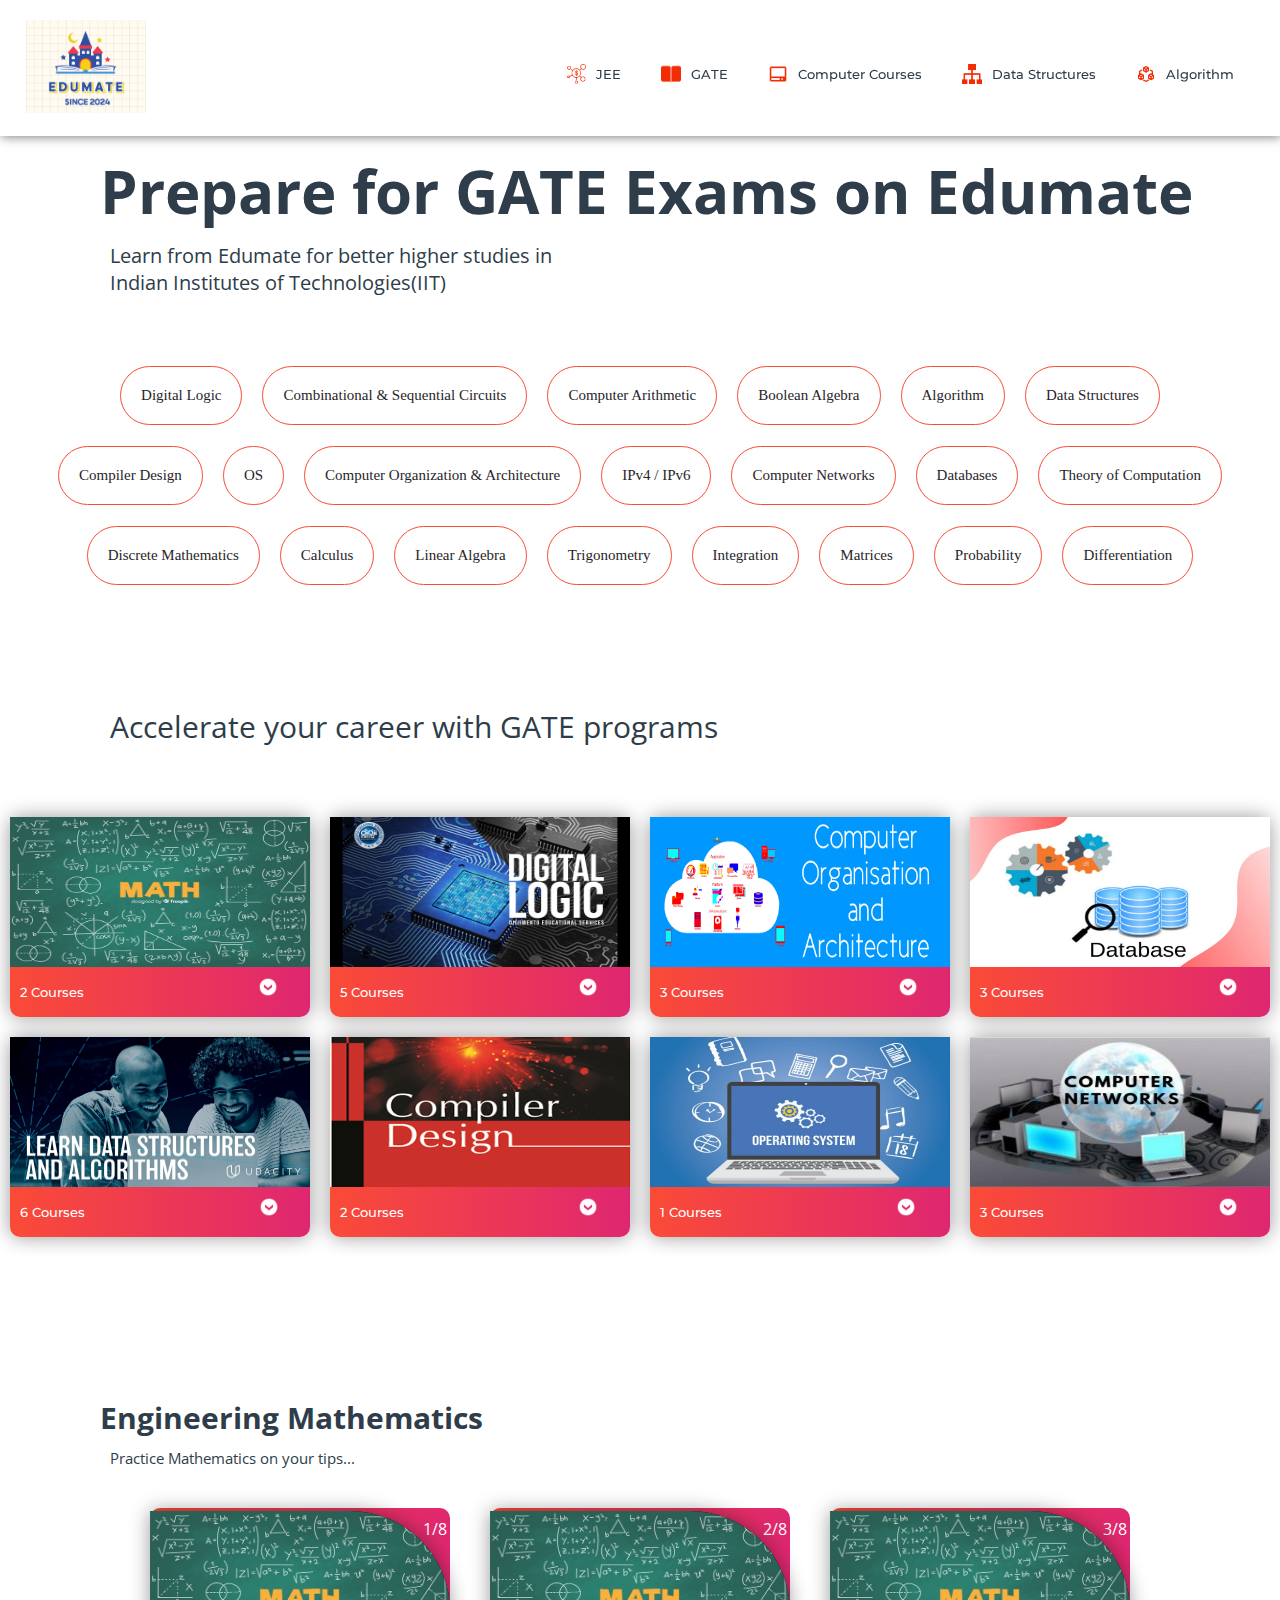
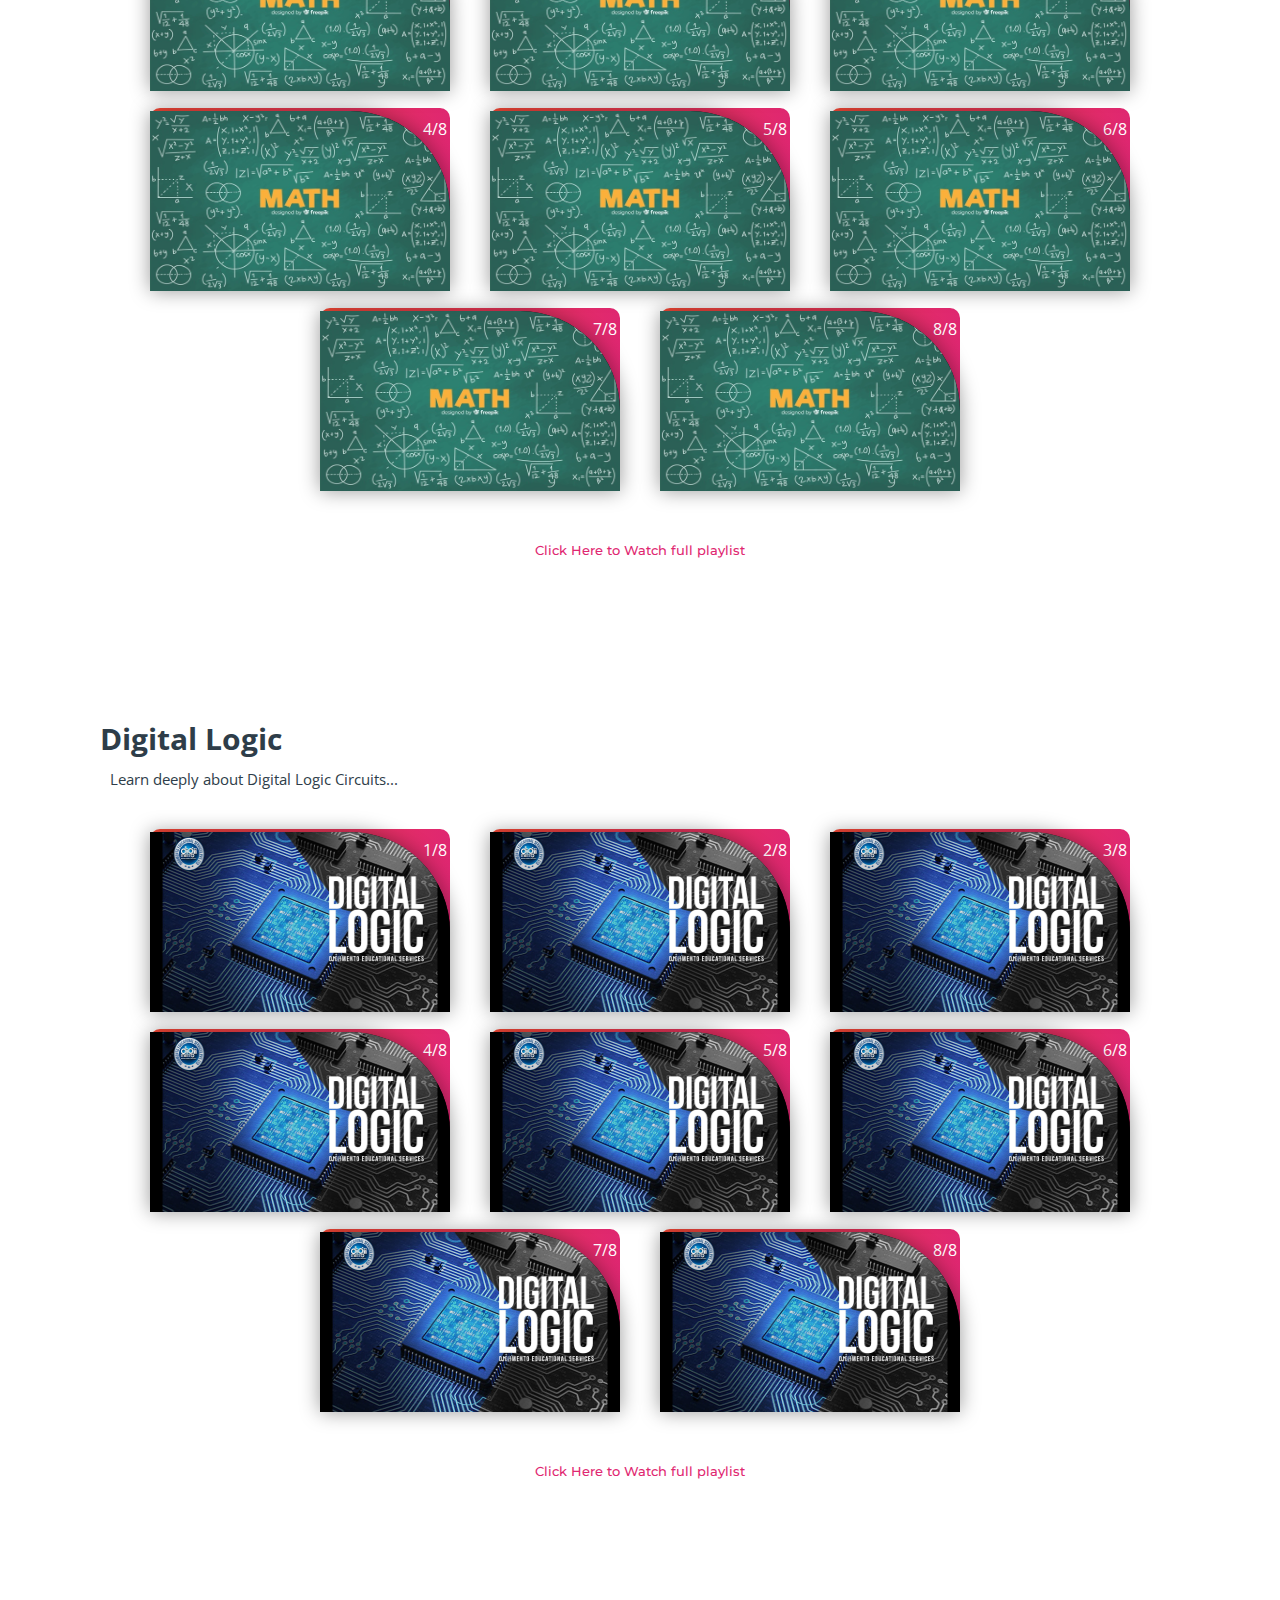
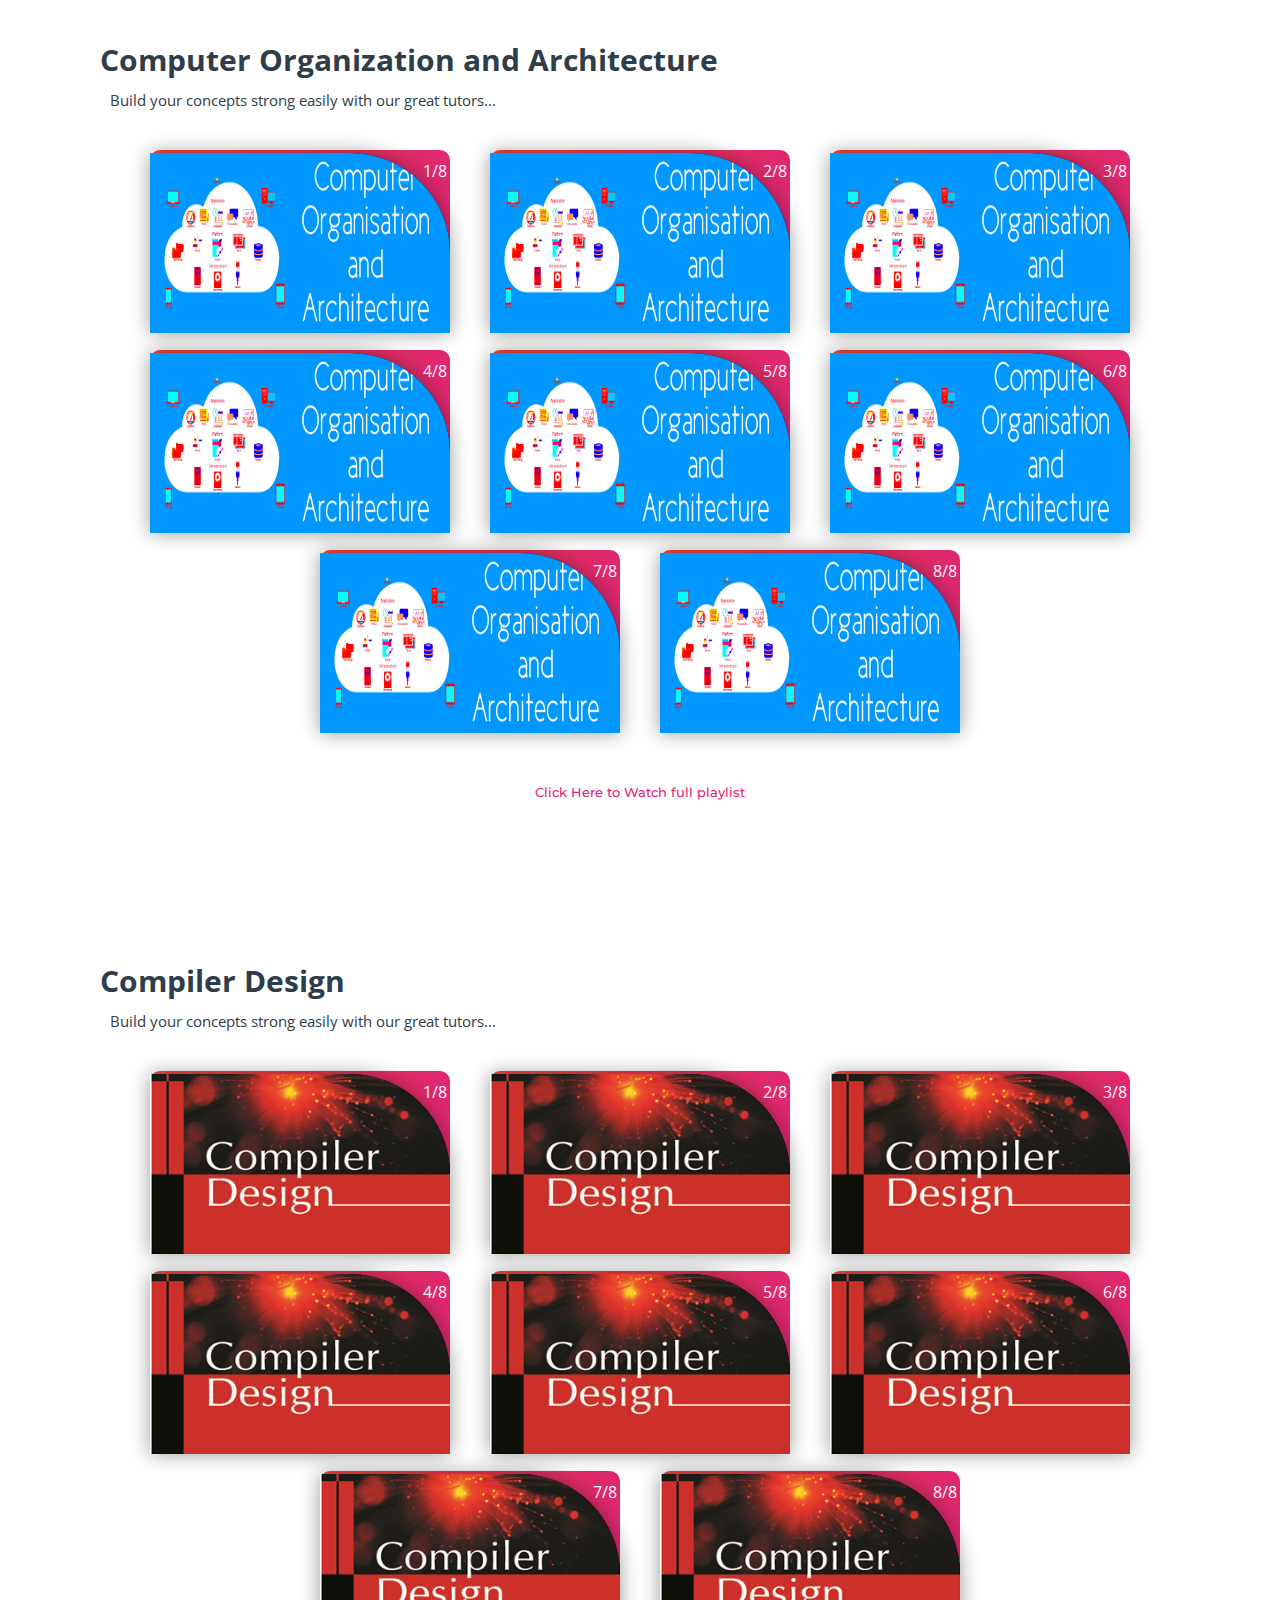
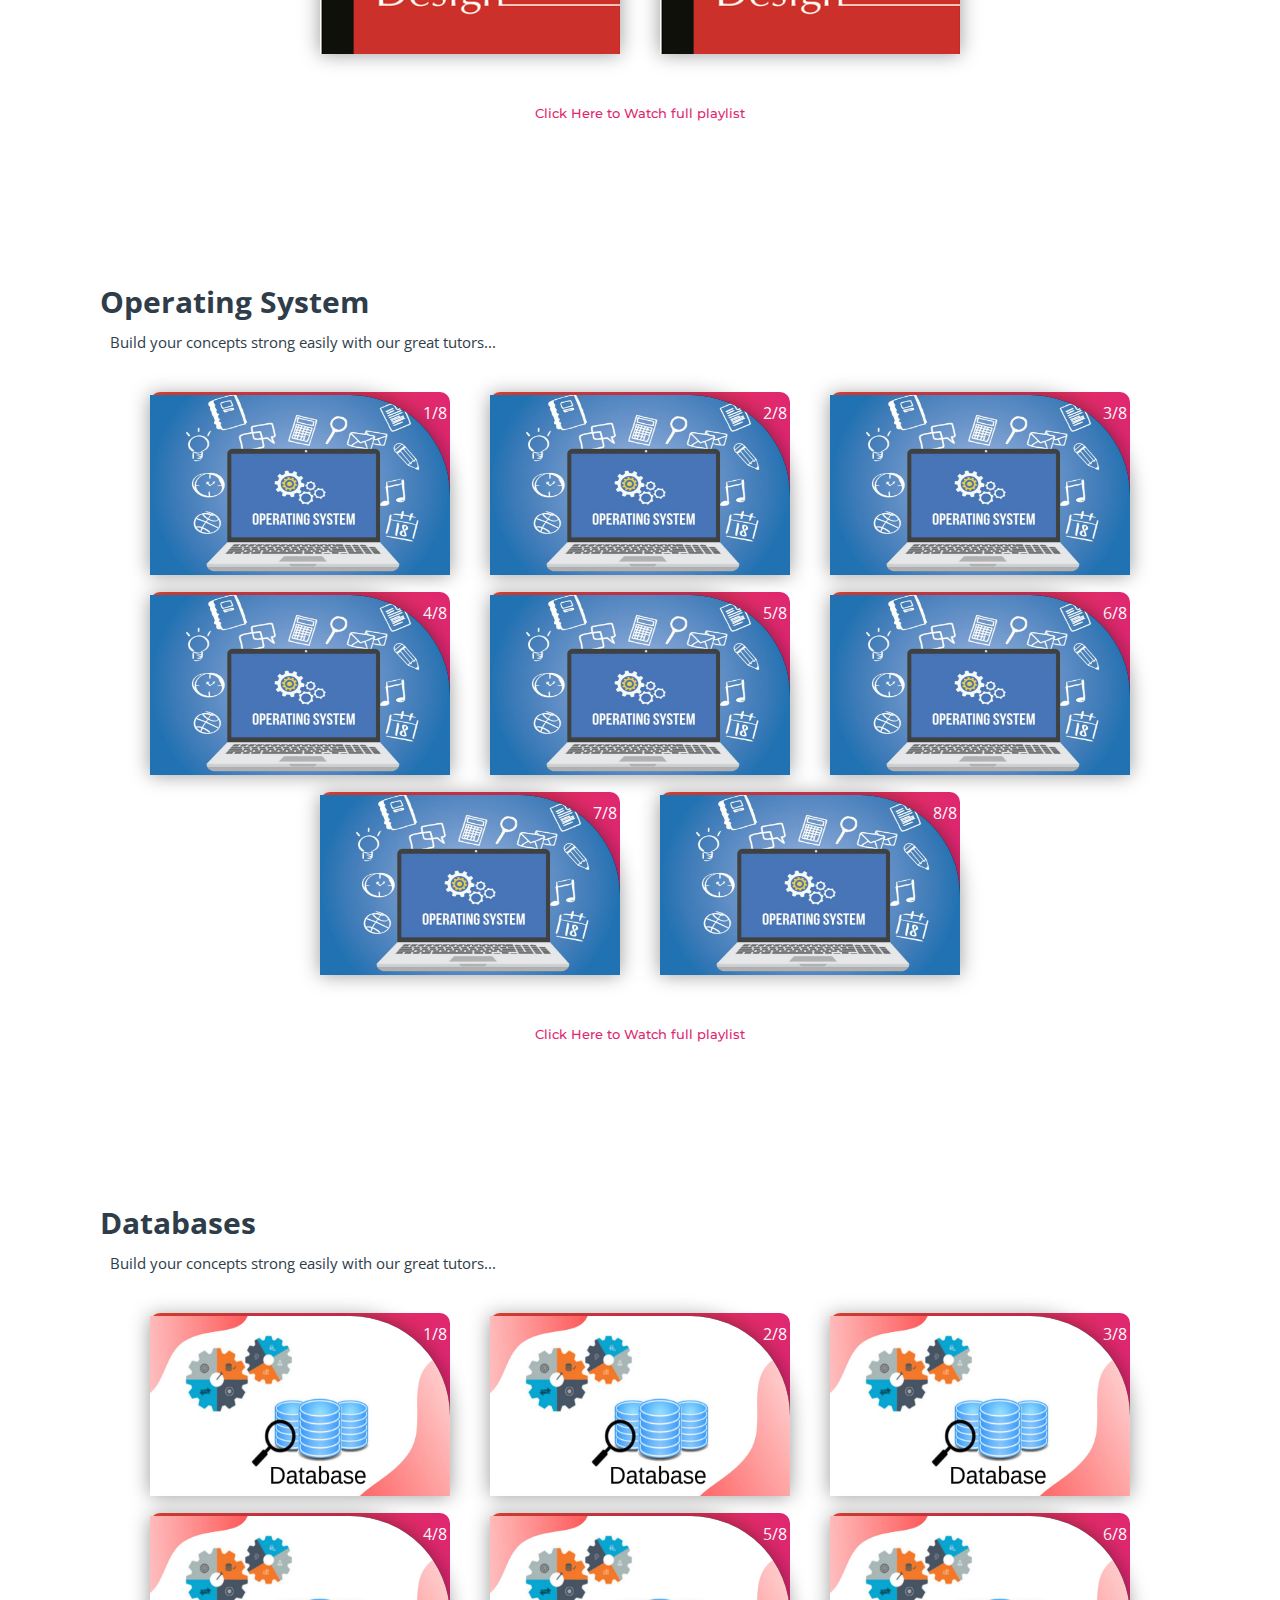
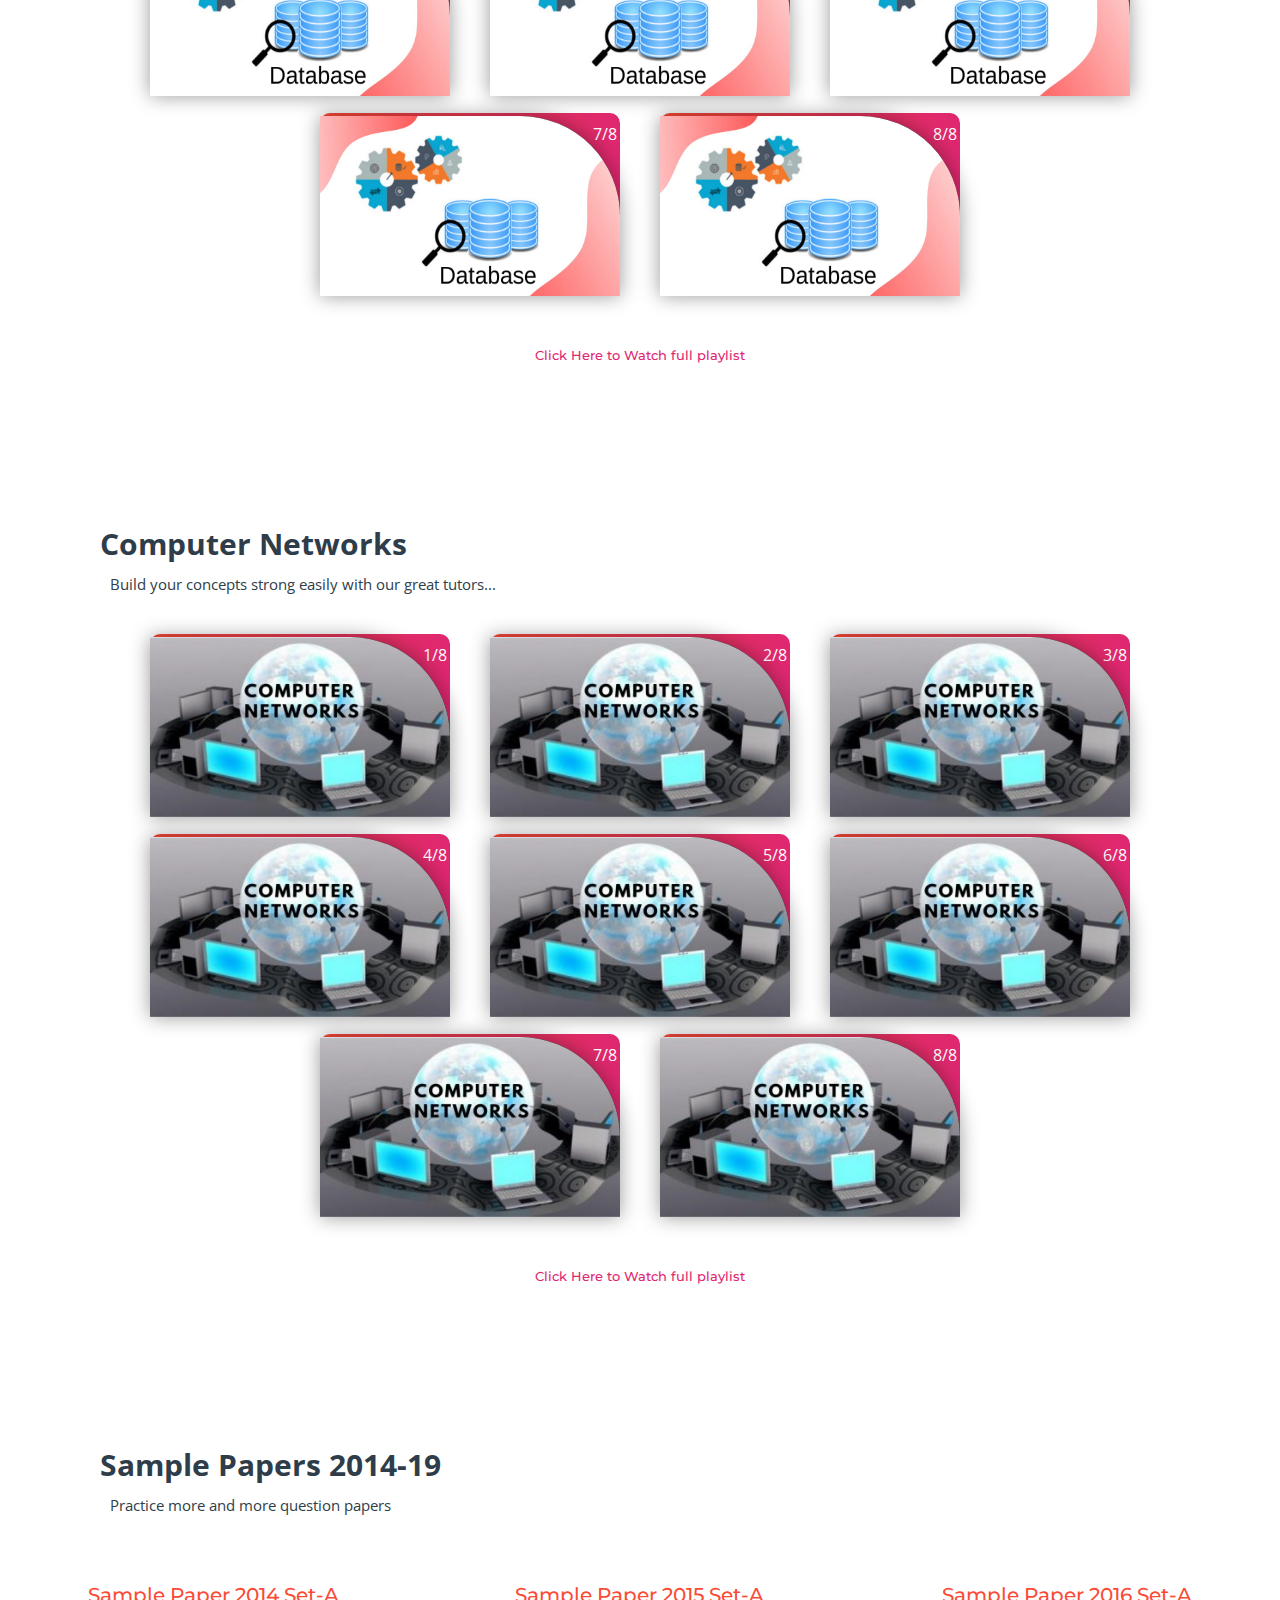
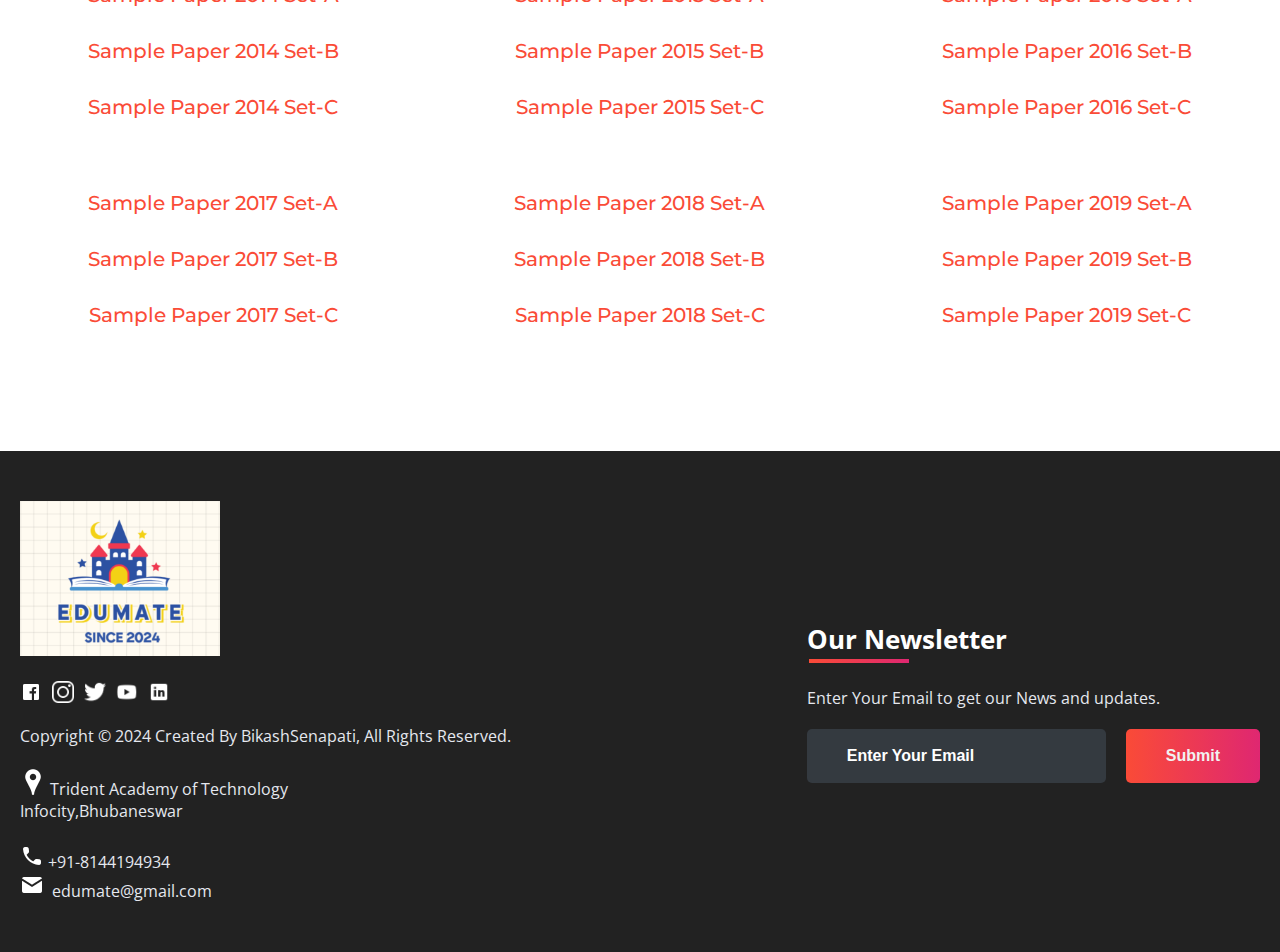
<file: subjects/gate.html>
<!DOCTYPE html>
<html>

<head>
	<link rel="shortcut icon" type="png" href="../images/icon/favicon.png">
	<title>Prepare for GATE on Edumate</title>
	<link rel="stylesheet" type="text/css" href="subjects.css">
	<script type="text/javascript" src="../script.js"></script>
</head>

<body>

	<!-- NAVIGATION -->
	<header>
		<div class="nav" id="nav">
			<div id="learned-logo">
				<a href="../index1.html"><img src="../images/icon/New logo.png" style="width: 120px;"></a>
			</div>
			<div class="switch-tab" id="switch-tab" onclick="switchTAB()"><img src="../images/icon/menu.png"></div>
			<ul id="list-switch">
				<li><a href="jee.html"><img src="../images/courses/d1.png" class="icon">JEE</a></li>
				<li><a href="#"><img src="../images/courses/paper.png" class="icon">GATE</a></li>
				<li><a href="computer_courses.html"><img src="../images/courses/computer.png" class="icon">Computer
						Courses</a></li>
				<li><a href="computer_courses.html#data"><img src="../images/courses/data.png" class="icon">Data
						Structures</a></li>
				<li><a href="computer_courses.html#algo"><img src="../images/courses/algo.png"
							class="icon">Algorithm</a></li>
			</ul>
			<div class="search" id="search-switch">
				<input type="text" placeholder="Search" class="srch"><button id="srchbtn"><img
						src="../images/icon/search.png"></button>
			</div>
		</div>
	</header>


	<!-- Main Title of the Page -->
	<div class="title">
		<span>Prepare for GATE Exams on Edumate</span>
		<div class="shortdesc">
			<p>Learn from Edumate for better higher studies in<br> Indian Institutes of Technologies(IIT)</p>
		</div>
	</div>


	<!-- Some KeyWords related to topic -->
	<div class="course">
		<div class="cbox">
			<div class="det"><a href="#digital">Digital Logic</a></div>
			<div class="det"><a href="https://en.wikipedia.org/wiki/Sequential_logic" target="_blank">Combinational &
					Sequential Circuits</a></div>
			<div class="det"><a href="https://en.wikipedia.org/wiki/ALU" target="_blank">Computer Arithmetic</a></div>
			<div class="det"><a href="https://en.wikipedia.org/wiki/Boolean_algebra" target="_blank">Boolean Algebra</a>
			</div>
			<div class="det"><a href="computer_courses.html#algo">Algorithm</a></div>
			<div class="det"><a href="computer_courses.html#data">Data Structures</a></div>
		</div>
		<div class="cbox">
			<div class="det"><a href="#compiler">Compiler Design</a></div>
			<div class="det"><a href="#os">OS</a></div>
			<div class="det"><a href="#coaa">Computer Organization & Architecture</a></div>
			<div class="det"><a href="https://en.wikipedia.org/wiki/IPv4" target="_blank">IPv4 / IPv6</a></div>
			<div class="det"><a href="#cn">Computer Networks</a></div>
			<div class="det"><a href="#database">Databases</a></div>
			<div class="det"><a href="https://en.wikipedia.org/wiki/Theory_of_computation" target="_blank">Theory of
					Computation</a></div>
		</div>
		<div class="cbox">
			<div class="det"><a href="#math">Discrete Mathematics</a></div>
			<div class="det"><a href="#math">Calculus</a></div>
			<div class="det"><a href="#math">Linear Algebra</a></div>
			<div class="det"><a href="#math">Trigonometry</a></div>
			<div class="det"><a href="#math">Integration</a></div>
			<div class="det"><a href="#math">Matrices</a></div>
			<div class="det"><a href="#math">Probability</a></div>
			<div class="det"><a href="#math">Differentiation</a></div>
		</div>
	</div>


	<!-- Courses Available -->
	<div class="inbt">
		Accelerate your career with GATE programs
	</div>

	<div class="ccard">
		<center>
			<div class="ccardbox">
				<div class="dcard">
					<div class="fpart"><img src="../images/courses/math.jpg"></div>
					<a href="#math">
						<div class="spart">2 Courses <img src="../images/icon/dropdown.png"></div>
					</a>
				</div>
				<div class="dcard">
					<div class="fpart"><img src="../images/courses/digital.jpg"></div>
					<a href="#digital">
						<div class="spart">5 Courses <img src="../images/icon/dropdown.png"></div>
					</a>
				</div>
				<div class="dcard">
					<div class="fpart"><img src="../images/courses/coaa.jpg"></div>
					<a href="#coaa">
						<div class="spart">3 Courses <img src="../images/icon/dropdown.png"></div>
					</a>
				</div>
				<div class="dcard">
					<div class="fpart"><img src="../images/courses/database.jpg"></div>
					<a href="#database">
						<div class="spart">3 Courses <img src="../images/icon/dropdown.png"></div>
					</a>
				</div>
				<div class="dcard">
					<div class="fpart"><img src="../images/courses/data-algo.jpg"></div>
					<a href="computer_courses.html#data">
						<div class="spart">6 Courses <img src="../images/icon/dropdown.png"></div>
					</a>
				</div>
				<div class="dcard">
					<div class="fpart"><img src="../images/courses/compiler.jpg"></div>
					<a href="#compiler">
						<div class="spart">2 Courses <img src="../images/icon/dropdown.png"></div>
					</a>
				</div>
				<div class="dcard">
					<div class="fpart"><img src="../images/courses/os.jpg"></div>
					<a href="#os">
						<div class="spart">1 Courses <img src="../images/icon/dropdown.png"></div>
					</a>
				</div>
				<div class="dcard">
					<div class="fpart"><img src="../images/courses/cn.jpg"></div>
					<a href="#cn">
						<div class="spart">3 Courses <img src="../images/icon/dropdown.png"></div>
					</a>
				</div>
			</div>
		</center>
	</div>


	<!-- Videos on ENGINEERING MATHEMATICS Lectures -->

	<div class="title2" id="math">
		<span>Engineering Mathematics</span>
		<div class="shortdesc2">
			<p>Practice Mathematics on your tips...</p>
		</div>
	</div>

	<center>
		<div class="ccardbox2">
			<div class="dcard2"><span class="tag">1/8</span>
				<div class="fpart2"><img src="../images/courses/math.jpg">
					<iframe src="https://www.youtube.com/embed/xxGyTHWrHZg" frameborder="0"
						allow="accelerometer; autoplay; encrypted-media; gyroscope; picture-in-picture"
						allowfullscreen></iframe>
				</div>
			</div>
			<div class="dcard2"><span class="tag">2/8</span>
				<div class="fpart2"><img src="../images/courses/math.jpg">
					<iframe src="https://www.youtube.com/embed/xxGyTHWrHZg" frameborder="0"
						allow="accelerometer; autoplay; encrypted-media; gyroscope; picture-in-picture"
						allowfullscreen></iframe>
				</div>
			</div>
			<div class="dcard2"><span class="tag">3/8</span>
				<div class="fpart2"><img src="../images/courses/math.jpg">
					<iframe src="https://www.youtube.com/embed/xxGyTHWrHZg" frameborder="0"
						allow="accelerometer; autoplay; encrypted-media; gyroscope; picture-in-picture"
						allowfullscreen></iframe>
				</div>
			</div>
			<div class="dcard2"><span class="tag">4/8</span>
				<div class="fpart2"><img src="../images/courses/math.jpg">
					<iframe src="https://www.youtube.com/embed/xxGyTHWrHZg" frameborder="0"
						allow="accelerometer; autoplay; encrypted-media; gyroscope; picture-in-picture"
						allowfullscreen></iframe>
				</div>
			</div>

			<div class="dcard2"><span class="tag">5/8</span>
				<div class="fpart2"><img src="../images/courses/math.jpg">
					<iframe src="https://www.youtube.com/embed/xxGyTHWrHZg" frameborder="0"
						allow="accelerometer; autoplay; encrypted-media; gyroscope; picture-in-picture"
						allowfullscreen></iframe>
				</div>
			</div>
			<div class="dcard2"><span class="tag">6/8</span>
				<div class="fpart2"><img src="../images/courses/math.jpg">
					<iframe src="https://www.youtube.com/embed/xxGyTHWrHZg" frameborder="0"
						allow="accelerometer; autoplay; encrypted-media; gyroscope; picture-in-picture"
						allowfullscreen></iframe>
				</div>
			</div>
			<div class="dcard2"><span class="tag">7/8</span>
				<div class="fpart2"><img src="../images/courses/math.jpg">
					<iframe src="https://www.youtube.com/embed/xxGyTHWrHZg" frameborder="0"
						allow="accelerometer; autoplay; encrypted-media; gyroscope; picture-in-picture"
						allowfullscreen></iframe>
				</div>
			</div>
			<div class="dcard2"><span class="tag">8/8</span>
				<div class="fpart2"><img src="../images/courses/math.jpg">
					<iframe src="https://www.youtube.com/embed/xxGyTHWrHZg" frameborder="0"
						allow="accelerometer; autoplay; encrypted-media; gyroscope; picture-in-picture"
						allowfullscreen></iframe>
				</div>
			</div>
		</div>
	</center>
	<br><br>
	<div class="click-me">
		<a href="https://www.youtube.com/watch?v=xxGyTHWrHZg" target="_blank">Click Here to Watch full playlist</a>
	</div>



	<!-- Videos on DIGITAL LOGIC Lectures -->

	<div class="title2" id="digital">
		<span>Digital Logic</span>
		<div class="shortdesc2">
			<p>Learn deeply about Digital Logic Circuits...</p>
		</div>
	</div>
	<center>
		<div class="ccardbox2">
			<div class="dcard2"><span class="tag">1/8</span>
				<div class="fpart2"><img src="../images/courses/digital.jpg">
					<iframe src="https://www.youtube.com/embed/-M7oIM8hKSU" frameborder="0"
						allow="accelerometer; autoplay; encrypted-media; gyroscope; picture-in-picture"
						allowfullscreen></iframe>
				</div>
			</div>
			<div class="dcard2"><span class="tag">2/8</span>
				<div class="fpart2"><img src="../images/courses/digital.jpg">
					<iframe src="https://www.youtube.com/embed/-M7oIM8hKSU" frameborder="0"
						allow="accelerometer; autoplay; encrypted-media; gyroscope; picture-in-picture"
						allowfullscreen></iframe>
				</div>
			</div>
			<div class="dcard2"><span class="tag">3/8</span>
				<div class="fpart2"><img src="../images/courses/digital.jpg">
					<iframe src="https://www.youtube.com/embed/-M7oIM8hKSU" frameborder="0"
						allow="accelerometer; autoplay; encrypted-media; gyroscope; picture-in-picture"
						allowfullscreen></iframe>
				</div>
			</div>
			<div class="dcard2"><span class="tag">4/8</span>
				<div class="fpart2"><img src="../images/courses/digital.jpg">
					<iframe src="https://www.youtube.com/embed/-M7oIM8hKSU" frameborder="0"
						allow="accelerometer; autoplay; encrypted-media; gyroscope; picture-in-picture"
						allowfullscreen></iframe>
				</div>
			</div>

			<div class="dcard2"><span class="tag">5/8</span>
				<div class="fpart2"><img src="../images/courses/digital.jpg">
					<iframe src="https://www.youtube.com/embed/-M7oIM8hKSU" frameborder="0"
						allow="accelerometer; autoplay; encrypted-media; gyroscope; picture-in-picture"
						allowfullscreen></iframe>
				</div>
			</div>
			<div class="dcard2"><span class="tag">6/8</span>
				<div class="fpart2"><img src="../images/courses/digital.jpg">
					<iframe src="https://www.youtube.com/embed/-M7oIM8hKSU" frameborder="0"
						allow="accelerometer; autoplay; encrypted-media; gyroscope; picture-in-picture"
						allowfullscreen></iframe>
				</div>
			</div>
			<div class="dcard2"><span class="tag">7/8</span>
				<div class="fpart2"><img src="../images/courses/digital.jpg">
					<iframe src="https://www.youtube.com/embed/-M7oIM8hKSU" frameborder="0"
						allow="accelerometer; autoplay; encrypted-media; gyroscope; picture-in-picture"
						allowfullscreen></iframe>
				</div>
			</div>
			<div class="dcard2"><span class="tag">8/8</span>
				<div class="fpart2"><img src="../images/courses/digital.jpg">
					<iframe src="https://www.youtube.com/embed/-M7oIM8hKSU" frameborder="0"
						allow="accelerometer; autoplay; encrypted-media; gyroscope; picture-in-picture"
						allowfullscreen></iframe>
				</div>
			</div>
		</div>
	</center>
	<br><br>
	<div class="click-me">
		<a href="https://youtu.be/-M7oIM8hKSU" target="_blank">Click Here to Watch full playlist</a>
	</div>



	<!-- Videos on COMPUTER ORGANIZATION and ARCHITECTURE Lectures -->

	<div class="title2" id="coaa">
		<span>Computer Organization and Architecture</span>
		<div class="shortdesc2">
			<p>Build your concepts strong easily with our great tutors...</p>
		</div>
	</div>
	<center>
		<div class="ccardbox2">
			<div class="dcard2"><span class="tag">1/8</span>
				<div class="fpart2"><img src="../images/courses/coaa.jpg">
					<iframe src="https://www.youtube.com/embed/q6oiRtKTpX4" frameborder="0"
						allow="accelerometer; autoplay; encrypted-media; gyroscope; picture-in-picture"
						allowfullscreen></iframe>
				</div>
			</div>
			<div class="dcard2"><span class="tag">2/8</span>
				<div class="fpart2"><img src="../images/courses/coaa.jpg">
					<iframe src="https://www.youtube.com/embed/q6oiRtKTpX4" frameborder="0"
						allow="accelerometer; autoplay; encrypted-media; gyroscope; picture-in-picture"
						allowfullscreen></iframe>
				</div>
			</div>
			<div class="dcard2"><span class="tag">3/8</span>
				<div class="fpart2"><img src="../images/courses/coaa.jpg">
					<iframe src="https://www.youtube.com/embed/q6oiRtKTpX4" frameborder="0"
						allow="accelerometer; autoplay; encrypted-media; gyroscope; picture-in-picture"
						allowfullscreen></iframe>
				</div>
			</div>
			<div class="dcard2"><span class="tag">4/8</span>
				<div class="fpart2"><img src="../images/courses/coaa.jpg">
					<iframe src="https://www.youtube.com/embed/q6oiRtKTpX4" frameborder="0"
						allow="accelerometer; autoplay; encrypted-media; gyroscope; picture-in-picture"
						allowfullscreen></iframe>
				</div>
			</div>

			<div class="dcard2"><span class="tag">5/8</span>
				<div class="fpart2"><img src="../images/courses/coaa.jpg">
					<iframe src="https://www.youtube.com/embed/q6oiRtKTpX4" frameborder="0"
						allow="accelerometer; autoplay; encrypted-media; gyroscope; picture-in-picture"
						allowfullscreen></iframe>
				</div>
			</div>
			<div class="dcard2"><span class="tag">6/8</span>
				<div class="fpart2"><img src="../images/courses/coaa.jpg">
					<iframe src="https://www.youtube.com/embed/q6oiRtKTpX4" frameborder="0"
						allow="accelerometer; autoplay; encrypted-media; gyroscope; picture-in-picture"
						allowfullscreen></iframe>
				</div>
			</div>
			<div class="dcard2"><span class="tag">7/8</span>
				<div class="fpart2"><img src="../images/courses/coaa.jpg">
					<iframe src="https://www.youtube.com/embed/q6oiRtKTpX4" frameborder="0"
						allow="accelerometer; autoplay; encrypted-media; gyroscope; picture-in-picture"
						allowfullscreen></iframe>
				</div>
			</div>
			<div class="dcard2"><span class="tag">8/8</span>
				<div class="fpart2"><img src="../images/courses/coaa.jpg">
					<iframe src="https://www.youtube.com/embed/q6oiRtKTpX4" frameborder="0"
						allow="accelerometer; autoplay; encrypted-media; gyroscope; picture-in-picture"
						allowfullscreen></iframe>
				</div>
			</div>
		</div>
	</center>
	<br><br>
	<div class="click-me">
		<a href="https://youtu.be/q6oiRtKTpX4" target="_blank">Click Here to Watch full playlist</a>
	</div>



	<!-- Videos on COMPILER Lectures -->

	<div class="title2" id="compiler">
		<span>Compiler Design</span>
		<div class="shortdesc2">
			<p>Build your concepts strong easily with our great tutors...</p>
		</div>
	</div>
	<center>
		<div class="ccardbox2">
			<div class="dcard2"><span class="tag">1/8</span>
				<div class="fpart2"><img src="../images/courses/compiler.jpg">
					<iframe src="https://www.youtube.com/embed/yNZIhF6pxjM" frameborder="0"
						allow="accelerometer; autoplay; encrypted-media; gyroscope; picture-in-picture"
						allowfullscreen></iframe>
				</div>
			</div>
			<div class="dcard2"><span class="tag">2/8</span>
				<div class="fpart2"><img src="../images/courses/compiler.jpg">
					<iframe src="https://www.youtube.com/embed/yNZIhF6pxjM" frameborder="0"
						allow="accelerometer; autoplay; encrypted-media; gyroscope; picture-in-picture"
						allowfullscreen></iframe>
				</div>
			</div>
			<div class="dcard2"><span class="tag">3/8</span>
				<div class="fpart2"><img src="../images/courses/compiler.jpg">
					<iframe src="https://www.youtube.com/embed/yNZIhF6pxjM" frameborder="0"
						allow="accelerometer; autoplay; encrypted-media; gyroscope; picture-in-picture"
						allowfullscreen></iframe>
				</div>
			</div>
			<div class="dcard2"><span class="tag">4/8</span>
				<div class="fpart2"><img src="../images/courses/compiler.jpg">
					<iframe src="https://www.youtube.com/embed/yNZIhF6pxjM" frameborder="0"
						allow="accelerometer; autoplay; encrypted-media; gyroscope; picture-in-picture"
						allowfullscreen></iframe>
				</div>
			</div>

			<div class="dcard2"><span class="tag">5/8</span>
				<div class="fpart2"><img src="../images/courses/compiler.jpg">
					<iframe src="https://www.youtube.com/embed/yNZIhF6pxjM" frameborder="0"
						allow="accelerometer; autoplay; encrypted-media; gyroscope; picture-in-picture"
						allowfullscreen></iframe>
				</div>
			</div>
			<div class="dcard2"><span class="tag">6/8</span>
				<div class="fpart2"><img src="../images/courses/compiler.jpg">
					<iframe src="https://www.youtube.com/embed/yNZIhF6pxjM" frameborder="0"
						allow="accelerometer; autoplay; encrypted-media; gyroscope; picture-in-picture"
						allowfullscreen></iframe>
				</div>
			</div>
			<div class="dcard2"><span class="tag">7/8</span>
				<div class="fpart2"><img src="../images/courses/compiler.jpg">
					<iframe src="https://www.youtube.com/embed/yNZIhF6pxjM" frameborder="0"
						allow="accelerometer; autoplay; encrypted-media; gyroscope; picture-in-picture"
						allowfullscreen></iframe>
				</div>
			</div>
			<div class="dcard2"><span class="tag">8/8</span>
				<div class="fpart2"><img src="../images/courses/compiler.jpg">
					<iframe src="https://www.youtube.com/embed/yNZIhF6pxjM" frameborder="0"
						allow="accelerometer; autoplay; encrypted-media; gyroscope; picture-in-picture"
						allowfullscreen></iframe>
				</div>
			</div>
		</div>
	</center>
	<br><br>
	<div class="click-me">
		<a href="https://youtu.be/yNZIhF6pxjM" target="_blank">Click Here to Watch full playlist</a>
	</div>



	<!-- Videos on OPERATING SYSTEM Lectures -->


	<div class="title2" id="os">
		<span>Operating System</span>
		<div class="shortdesc2">
			<p>Build your concepts strong easily with our great tutors...</p>
		</div>
	</div>
	<center>
		<div class="ccardbox2">
			<div class="dcard2"><span class="tag">1/8</span>
				<div class="fpart2"><img src="../images/courses/os.jpg">
					<iframe src="https://www.youtube.com/embed/vBURTt97EkA" frameborder="0"
						allow="accelerometer; autoplay; encrypted-media; gyroscope; picture-in-picture"
						allowfullscreen></iframe>
				</div>
			</div>
			<div class="dcard2"><span class="tag">2/8</span>
				<div class="fpart2"><img src="../images/courses/os.jpg">
					<iframe src="https://www.youtube.com/embed/vBURTt97EkA" frameborder="0"
						allow="accelerometer; autoplay; encrypted-media; gyroscope; picture-in-picture"
						allowfullscreen></iframe>
				</div>
			</div>
			<div class="dcard2"><span class="tag">3/8</span>
				<div class="fpart2"><img src="../images/courses/os.jpg">
					<iframe src="https://www.youtube.com/embed/vBURTt97EkA" frameborder="0"
						allow="accelerometer; autoplay; encrypted-media; gyroscope; picture-in-picture"
						allowfullscreen></iframe>
				</div>
			</div>
			<div class="dcard2"><span class="tag">4/8</span>
				<div class="fpart2"><img src="../images/courses/os.jpg">
					<iframe src="https://www.youtube.com/embed/vBURTt97EkA" frameborder="0"
						allow="accelerometer; autoplay; encrypted-media; gyroscope; picture-in-picture"
						allowfullscreen></iframe>
				</div>
			</div>

			<div class="dcard2"><span class="tag">5/8</span>
				<div class="fpart2"><img src="../images/courses/os.jpg">
					<iframe src="https://www.youtube.com/embed/vBURTt97EkA" frameborder="0"
						allow="accelerometer; autoplay; encrypted-media; gyroscope; picture-in-picture"
						allowfullscreen></iframe>
				</div>
			</div>
			<div class="dcard2"><span class="tag">6/8</span>
				<div class="fpart2"><img src="../images/courses/os.jpg">
					<iframe src="https://www.youtube.com/embed/vBURTt97EkA" frameborder="0"
						allow="accelerometer; autoplay; encrypted-media; gyroscope; picture-in-picture"
						allowfullscreen></iframe>
				</div>
			</div>
			<div class="dcard2"><span class="tag">7/8</span>
				<div class="fpart2"><img src="../images/courses/os.jpg">
					<iframe src="https://www.youtube.com/embed/vBURTt97EkA" frameborder="0"
						allow="accelerometer; autoplay; encrypted-media; gyroscope; picture-in-picture"
						allowfullscreen></iframe>
				</div>
			</div>
			<div class="dcard2"><span class="tag">8/8</span>
				<div class="fpart2"><img src="../images/courses/os.jpg">
					<iframe src="https://www.youtube.com/embed/vBURTt97EkA" frameborder="0"
						allow="accelerometer; autoplay; encrypted-media; gyroscope; picture-in-picture"
						allowfullscreen></iframe>
				</div>
			</div>
		</div>
	</center>

	<br><br>
	<div class="click-me">
		<a href="https://youtu.be/vBURTt97EkA" target="_blank">Click Here to Watch full playlist</a>
	</div>


	<!-- Videos on DATABASE Lectures -->

	<div class="title2" id="database">
		<span>Databases</span>
		<div class="shortdesc2">
			<p>Build your concepts strong easily with our great tutors...</p>
		</div>
	</div>
	<center>
		<div class="ccardbox2">
			<div class="dcard2"><span class="tag">1/8</span>
				<div class="fpart2"><img src="../images/courses/database.jpg">
					<iframe src="https://www.youtube.com/embed/wR0jg0eQsZA" frameborder="0"
						allow="accelerometer; autoplay; encrypted-media; gyroscope; picture-in-picture"
						allowfullscreen></iframe>
				</div>
			</div>
			<div class="dcard2"><span class="tag">2/8</span>
				<div class="fpart2"><img src="../images/courses/database.jpg">
					<iframe src="https://www.youtube.com/embed/wR0jg0eQsZA" frameborder="0"
						allow="accelerometer; autoplay; encrypted-media; gyroscope; picture-in-picture"
						allowfullscreen></iframe>
				</div>
			</div>
			<div class="dcard2"><span class="tag">3/8</span>
				<div class="fpart2"><img src="../images/courses/database.jpg">
					<iframe src="https://www.youtube.com/embed/wR0jg0eQsZA" frameborder="0"
						allow="accelerometer; autoplay; encrypted-media; gyroscope; picture-in-picture"
						allowfullscreen></iframe>
				</div>
			</div>
			<div class="dcard2"><span class="tag">4/8</span>
				<div class="fpart2"><img src="../images/courses/database.jpg">
					<iframe src="https://www.youtube.com/embed/wR0jg0eQsZA" frameborder="0"
						allow="accelerometer; autoplay; encrypted-media; gyroscope; picture-in-picture"
						allowfullscreen></iframe>
				</div>
			</div>

			<div class="dcard2"><span class="tag">5/8</span>
				<div class="fpart2"><img src="../images/courses/database.jpg">
					<iframe src="https://www.youtube.com/embed/wR0jg0eQsZA" frameborder="0"
						allow="accelerometer; autoplay; encrypted-media; gyroscope; picture-in-picture"
						allowfullscreen></iframe>
				</div>
			</div>
			<div class="dcard2"><span class="tag">6/8</span>
				<div class="fpart2"><img src="../images/courses/database.jpg">
					<iframe src="https://www.youtube.com/embed/wR0jg0eQsZA" frameborder="0"
						allow="accelerometer; autoplay; encrypted-media; gyroscope; picture-in-picture"
						allowfullscreen></iframe>
				</div>
			</div>
			<div class="dcard2"><span class="tag">7/8</span>
				<div class="fpart2"><img src="../images/courses/database.jpg">
					<iframe src="https://www.youtube.com/embed/wR0jg0eQsZA" frameborder="0"
						allow="accelerometer; autoplay; encrypted-media; gyroscope; picture-in-picture"
						allowfullscreen></iframe>
				</div>
			</div>
			<div class="dcard2"><span class="tag">8/8</span>
				<div class="fpart2"><img src="../images/courses/database.jpg">
					<iframe src="https://www.youtube.com/embed/wR0jg0eQsZA" frameborder="0"
						allow="accelerometer; autoplay; encrypted-media; gyroscope; picture-in-picture"
						allowfullscreen></iframe>
				</div>
			</div>
		</div>
	</center>
	<br><br>
	<div class="click-me">
		<a href="https://youtu.be/wR0jg0eQsZA" target="_blank">Click Here to Watch full playlist</a>
	</div>



	<!-- Videos on COMPUTER NETWORKS Lectures -->

	<div class="title2" id="cn">
		<span>Computer Networks</span>
		<div class="shortdesc2">
			<p>Build your concepts strong easily with our great tutors...</p>
		</div>
	</div>
	<center>
		<div class="ccardbox2">
			<div class="dcard2"><span class="tag">1/8</span>
				<div class="fpart2"><img src="../images/courses/cn.jpg">
					<iframe src="https://www.youtube.com/embed/qiQR5rTSshw" frameborder="0"
						allow="accelerometer; autoplay; encrypted-media; gyroscope; picture-in-picture"
						allowfullscreen></iframe>
				</div>
			</div>
			<div class="dcard2"><span class="tag">2/8</span>
				<div class="fpart2"><img src="../images/courses/cn.jpg">
					<iframe src="https://www.youtube.com/embed/qiQR5rTSshw" frameborder="0"
						allow="accelerometer; autoplay; encrypted-media; gyroscope; picture-in-picture"
						allowfullscreen></iframe>
				</div>
			</div>
			<div class="dcard2"><span class="tag">3/8</span>
				<div class="fpart2"><img src="../images/courses/cn.jpg">
					<iframe src="https://www.youtube.com/embed/qiQR5rTSshw" frameborder="0"
						allow="accelerometer; autoplay; encrypted-media; gyroscope; picture-in-picture"
						allowfullscreen></iframe>
				</div>
			</div>
			<div class="dcard2"><span class="tag">4/8</span>
				<div class="fpart2"><img src="../images/courses/cn.jpg">
					<iframe src="https://www.youtube.com/embed/qiQR5rTSshw" frameborder="0"
						allow="accelerometer; autoplay; encrypted-media; gyroscope; picture-in-picture"
						allowfullscreen></iframe>
				</div>
			</div>

			<div class="dcard2"><span class="tag">5/8</span>
				<div class="fpart2"><img src="../images/courses/cn.jpg">
					<iframe src="https://www.youtube.com/embed/qiQR5rTSshw" frameborder="0"
						allow="accelerometer; autoplay; encrypted-media; gyroscope; picture-in-picture"
						allowfullscreen></iframe>
				</div>
			</div>
			<div class="dcard2"><span class="tag">6/8</span>
				<div class="fpart2"><img src="../images/courses/cn.jpg">
					<iframe src="https://www.youtube.com/embed/qiQR5rTSshw" frameborder="0"
						allow="accelerometer; autoplay; encrypted-media; gyroscope; picture-in-picture"
						allowfullscreen></iframe>
				</div>
			</div>
			<div class="dcard2"><span class="tag">7/8</span>
				<div class="fpart2"><img src="../images/courses/cn.jpg">
					<iframe src="https://www.youtube.com/embed/qiQR5rTSshw" frameborder="0"
						allow="accelerometer; autoplay; encrypted-media; gyroscope; picture-in-picture"
						allowfullscreen></iframe>
				</div>
			</div>
			<div class="dcard2"><span class="tag">8/8</span>
				<div class="fpart2"><img src="../images/courses/cn.jpg">
					<iframe src="https://www.youtube.com/embed/qiQR5rTSshw" frameborder="0"
						allow="accelerometer; autoplay; encrypted-media; gyroscope; picture-in-picture"
						allowfullscreen></iframe>
				</div>
			</div>
		</div>
	</center>

	<br><br>
	<div class="click-me">
		<a href="https://youtu.be/qiQR5rTSshw" target="_blank">Click Here to Watch full playlist</a>
	</div>



	<!-- Links for SAMPLE PAPERS of JEE MAINS & ADVANCED -->

	<div class="title2" id="sample_papers">
		<span>Sample Papers 2014-19</span>
		<div class="shortdesc2">
			<p>Practice more and more question papers</p>
		</div>
	</div>

	<div class="sample">
		<ul>
			<li><a href="../samplePapers/p1.pdf" target="_blank">Sample Paper 2014 Set-A</a></li>
			<li><a href="../samplePapers/p2.pdf" target="_blank">Sample Paper 2014 Set-B</a></li>
			<li><a href="../samplePapers/p3.pdf" target="_blank">Sample Paper 2014 Set-C</a></li>
		</ul>
		<ul>
			<li><a href="../samplePapers/p4.pdf" target="_blank">Sample Paper 2015 Set-A</a></li>
			<li><a href="../samplePapers/p5.pdf" target="_blank">Sample Paper 2015 Set-B</a></li>
			<li><a href="../samplePapers/p1.pdf" target="_blank">Sample Paper 2015 Set-C</a></li>
		</ul>
		<ul>
			<li><a href="../samplePapers/p2.pdf" target="_blank">Sample Paper 2016 Set-A</a></li>
			<li><a href="../samplePapers/p3.pdf" target="_blank">Sample Paper 2016 Set-B</a></li>
			<li><a href="../samplePapers/p4.pdf" target="_blank">Sample Paper 2016 Set-C</a></li>
		</ul>
	</div>
	<div class="sample lastSample">
		<ul>
			<li><a href="../samplePapers/p5.pdf" target="_blank">Sample Paper 2017 Set-A</a></li>
			<li><a href="../samplePapers/p1.pdf" target="_blank">Sample Paper 2017 Set-B</a></li>
			<li><a href="../samplePapers/p2.pdf" target="_blank">Sample Paper 2017 Set-C</a></li>
		</ul>
		<ul>
			<li><a href="../samplePapers/p3.pdf" target="_blank">Sample Paper 2018 Set-A</a></li>
			<li><a href="../samplePapers/p4.pdf" target="_blank">Sample Paper 2018 Set-B</a></li>
			<li><a href="../samplePapers/p5.pdf" target="_blank">Sample Paper 2018 Set-C</a></li>
		</ul>
		<ul>
			<li><a href="../samplePapers/p1.pdf" target="_blank">Sample Paper 2019 Set-A</a></li>
			<li><a href="../samplePapers/p2.pdf" target="_blank">Sample Paper 2019 Set-B</a></li>
			<li><a href="../samplePapers/p3.pdf" target="_blank">Sample Paper 2019 Set-C</a></li>
		</ul>
	</div>


	<!-- FOOTER -->
	<footer>
		<div class="footer-container">
			<div class="left-col">
				<img src="../images/icon/New logo.png" style="width: 200px;">
				<div class="logo"></div>
				<div class="social-media">
					<a href="#"><img src="../images/icon\fb.png"></a>
					<a href="#"><img src="../images/icon\insta.png"></a>
					<a href="#"><img src="../images/icon\tt.png"></a>
					<a href="#"><img src="../images/icon\ytube.png"></a>
					<a href="#"><img src="../images/icon\linkedin.png"></a>
				</div><br><br>
				<p class="rights-text">Copyright © 2024 Created By BikashSenapati, All Rights Reserved.</p>
				<br>
				<p><img src="../images/icon/location.png"> Trident Academy of Technology<br>Infocity,Bhubaneswar</p><br>
				<p><img src="../images/icon/phone.png"> +91-8144194934<br><img src="../images/icon/mail.png">&nbsp;
					edumate@gmail.com</p>
			</div>
			<div class="right-col">
				<h1 style="color: #fff">Our Newsletter</h1>
				<div class="border"></div><br>
				<p>Enter Your Email to get our News and updates.</p>
				<form class="newsletter-form">
					<input class="txtb" type="email" placeholder="Enter Your Email">
					<input class="btn" type="submit" value="Submit">
				</form>
			</div>
		</div>
	</footer>

</body>

</html>
</file>
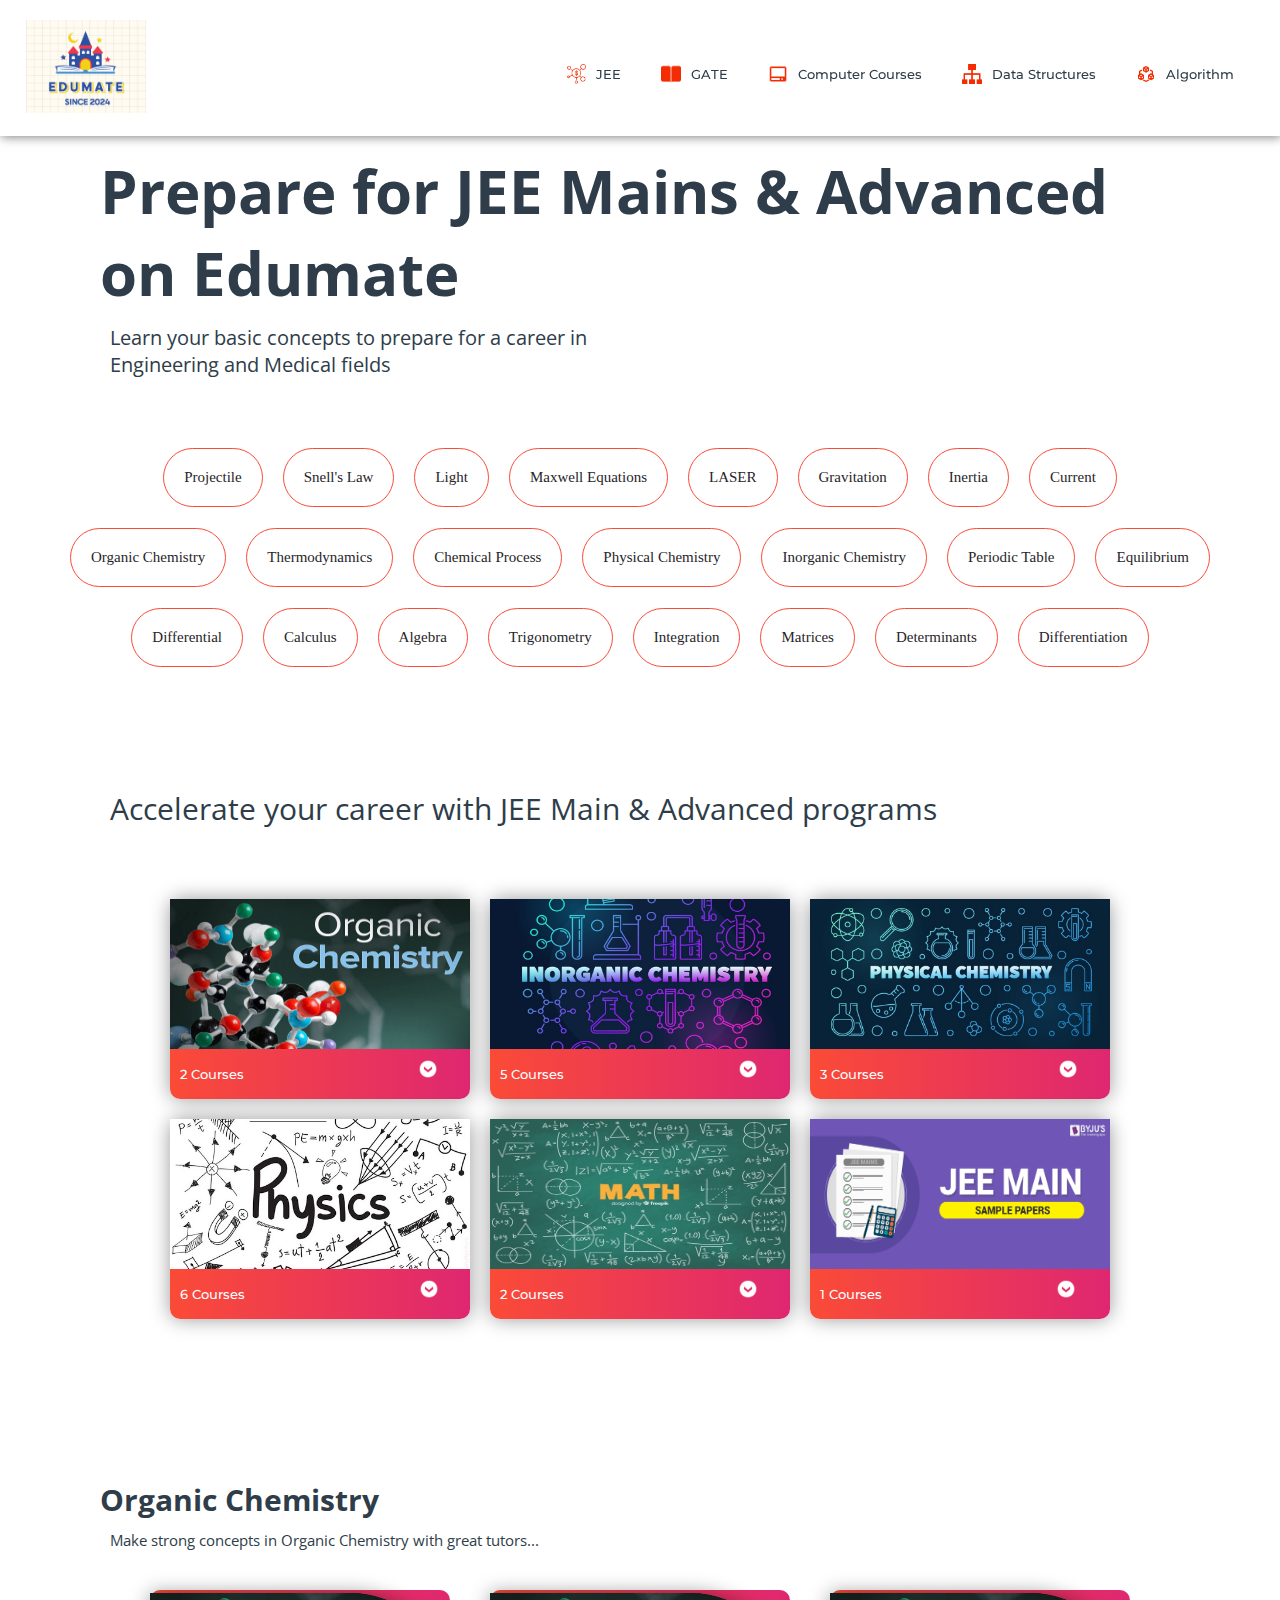
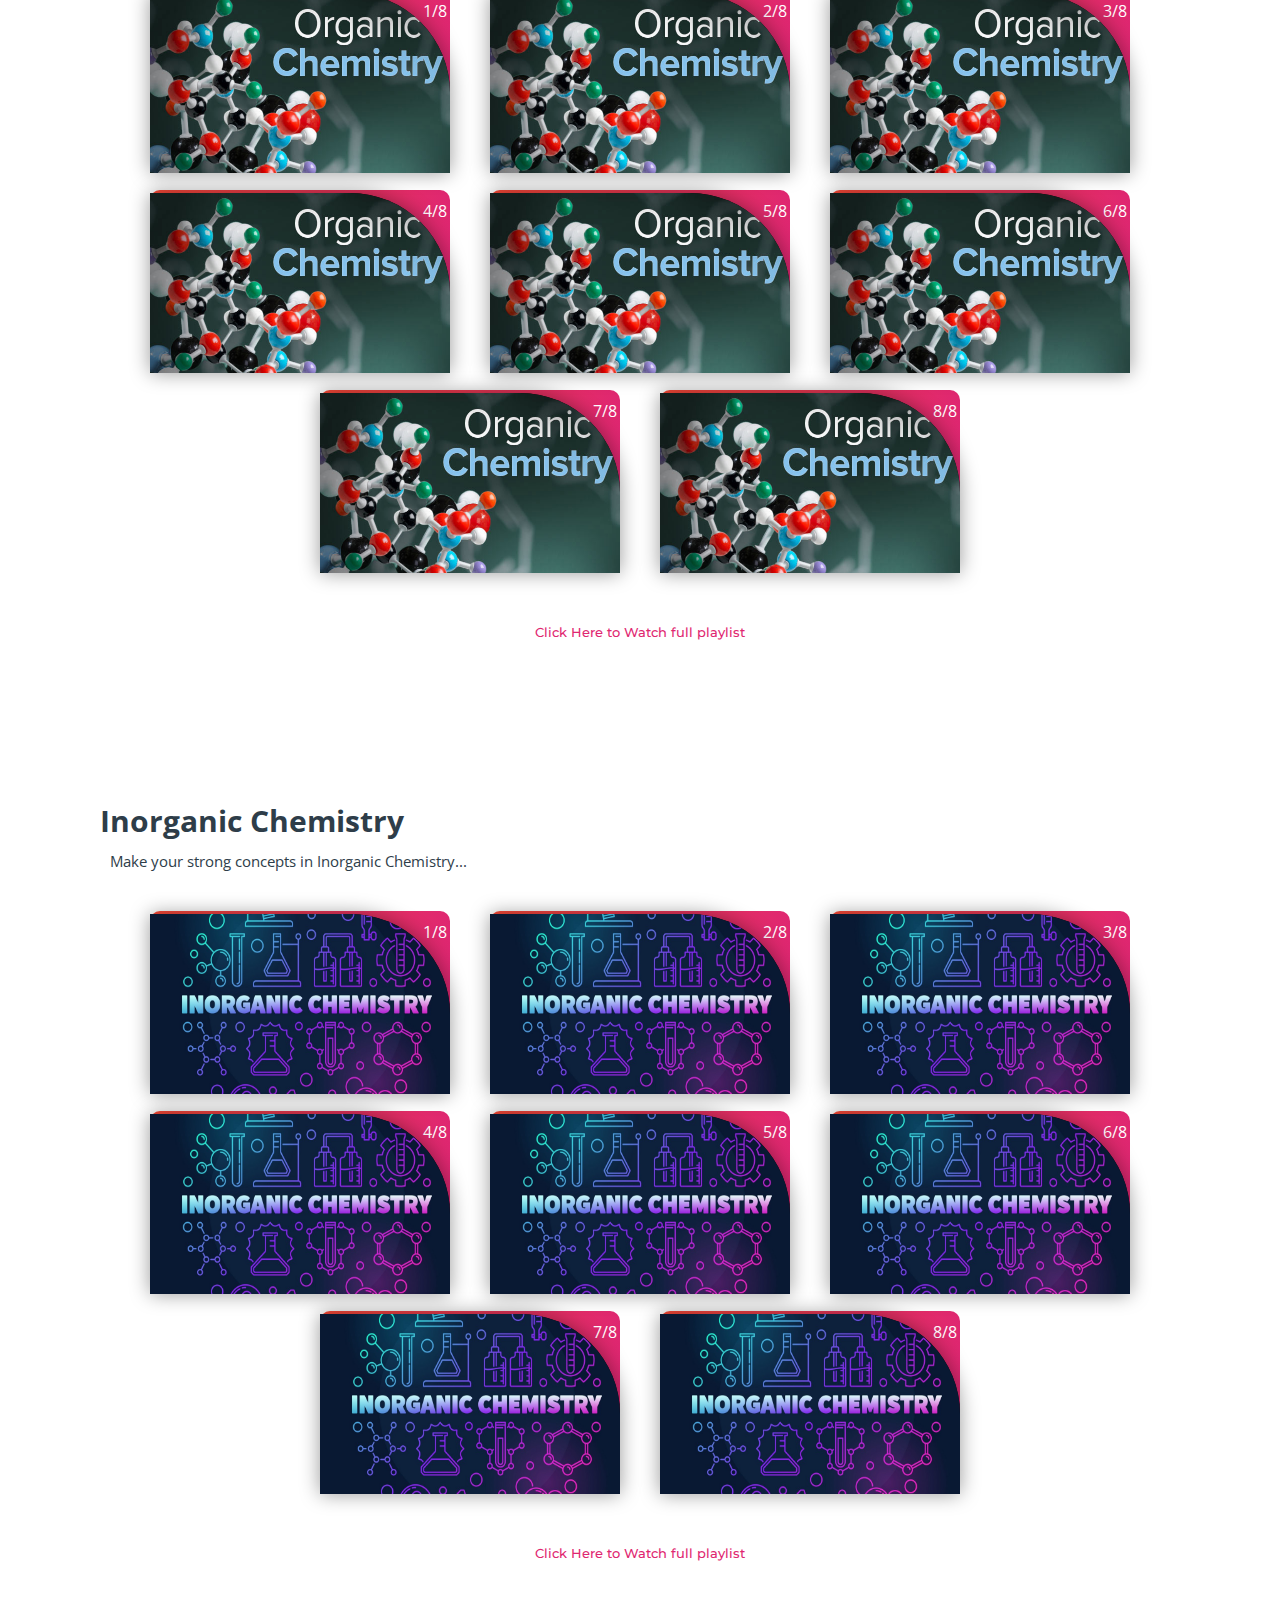
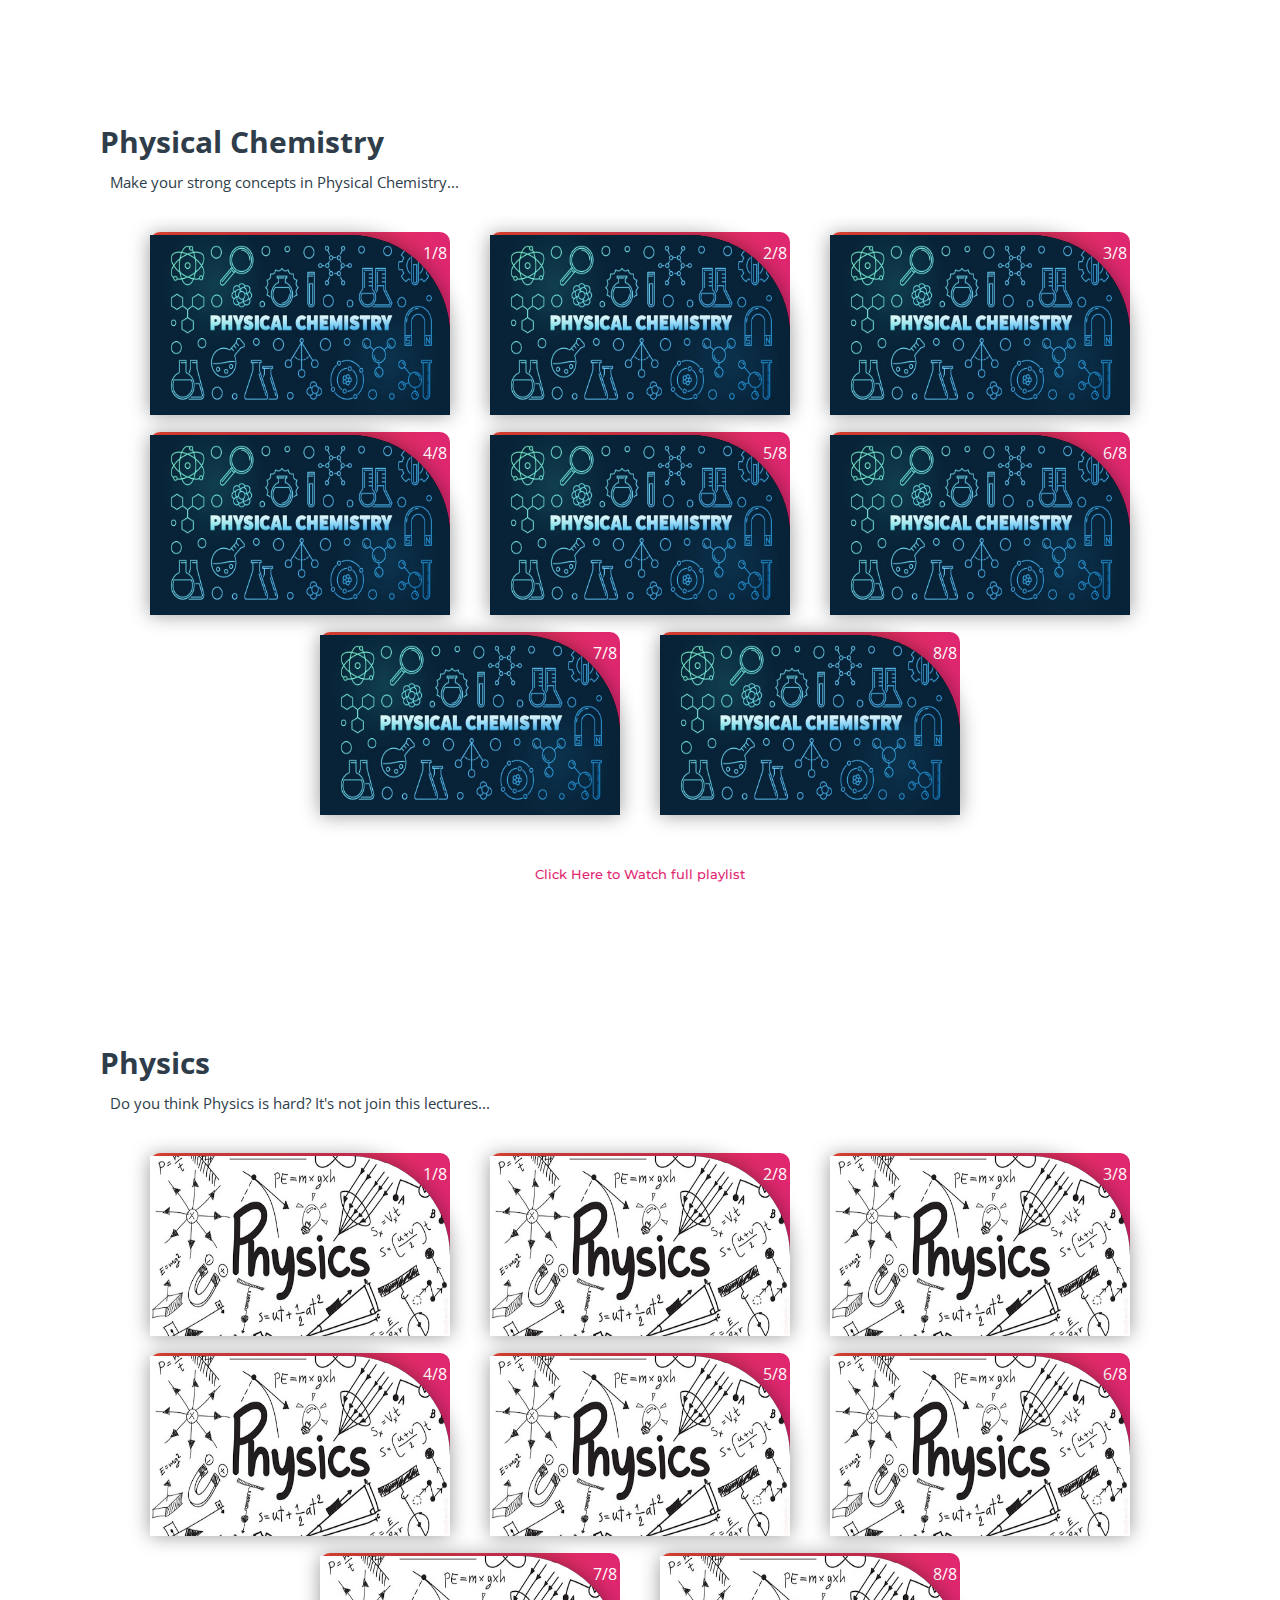
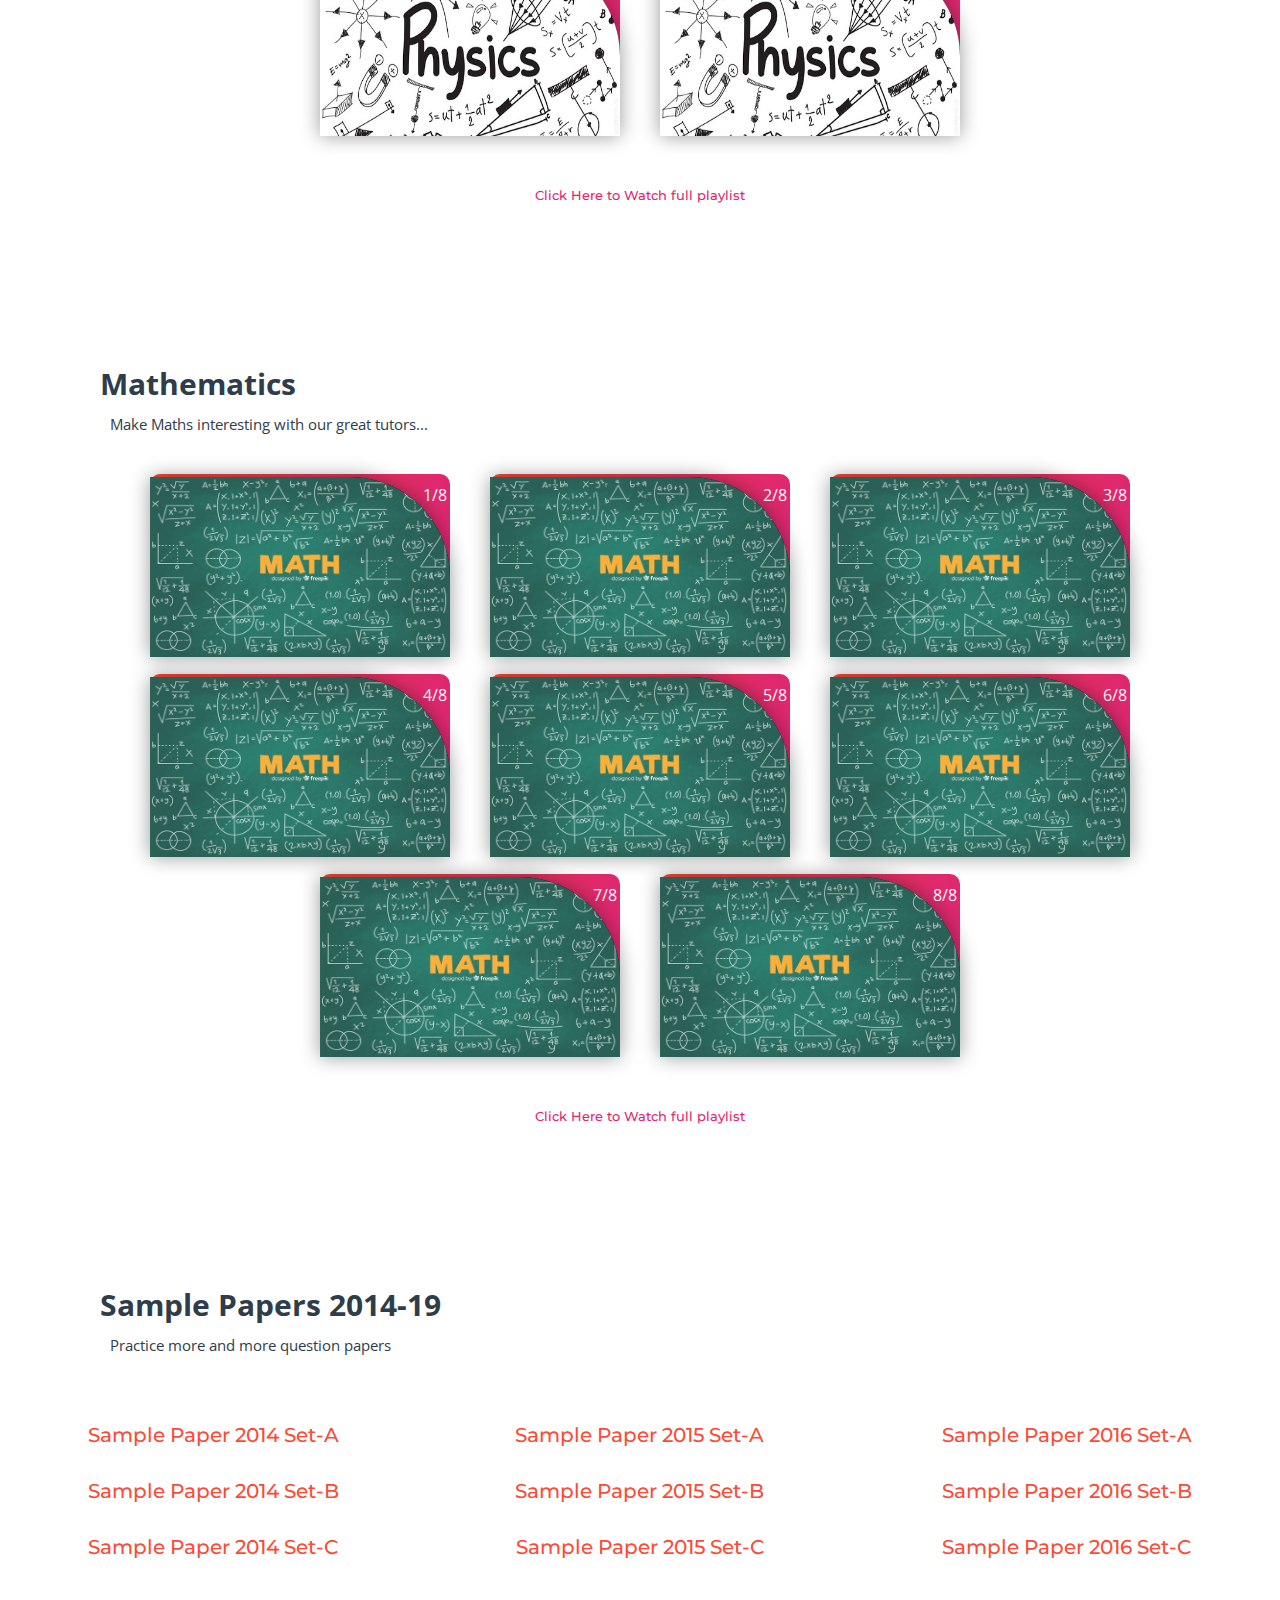
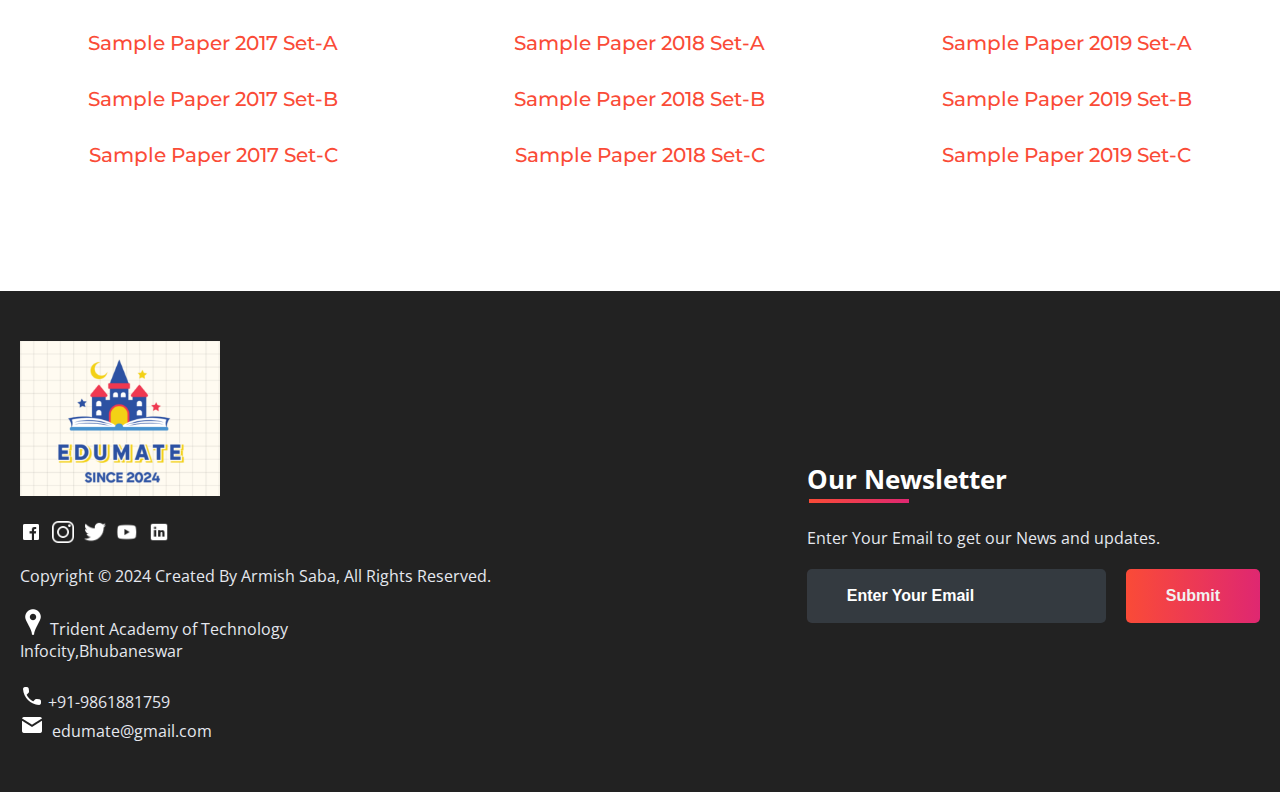
<file: subjects/jee.html>
<!DOCTYPE html>
<html>

<head>
	<link rel="shortcut icon" type="png" href="../images/icon/favicon.png">
	<title>Prepare for JEE Mains & Advanced</title>
	<link rel="stylesheet" type="text/css" href="subjects.css">
	<script type="text/javascript" src="../script.js"></script>
</head>

<body>

	<!-- NAVIGATION -->
	<header>
		<div class="nav" id="nav">
			<div id="learned-logo">
				<a href="../index1.html"><img src="../images/icon/New logo.png" style="width: 120px;"></a>
			</div>
			<div class="switch-tab" id="switch-tab" onclick="switchTAB()"><img src="../images/icon/menu.png"></div>
			<ul id="list-switch">
				<li><a href="#"><img src="../images/courses/d1.png" class="icon">JEE</a></li>
				<li><a href="gate.html"><img src="../images/courses/paper.png" class="icon">GATE</a></li>
				<li><a href="computer_courses.html"><img src="../images/courses/computer.png" class="icon">Computer
						Courses</a></li>
				<li><a href="computer_courses.html#data"><img src="../images/courses/data.png" class="icon">Data
						Structures</a></li>
				<li><a href="computer_courses.html#algo"><img src="../images/courses/algo.png"
							class="icon">Algorithm</a></li>
			</ul>
			<div class="search" id="search-switch">
				<input type="text" placeholder="Search" class="srch"><button id="srchbtn"><img
						src="../images/icon/search.png"></button>
			</div>
		</div>
	</header>

	<div class="title">
		<span>Prepare for JEE Mains & Advanced<br>on Edumate</span>
		<div class="shortdesc">
			<p>Learn your basic concepts to prepare for a career in<br>Engineering and Medical fields</p>
		</div>
	</div>

	<!-- Quick Links -->
	<div class="course">
		<div class="cbox">
			<div class="det"><a href="https://en.wikipedia.org/wiki/Projectile" target="_blank">Projectile</a></div>
			<div class="det"><a href="https://en.wikipedia.org/wiki/Snell%27s_law" target="_blank">Snell's Law</a></div>
			<div class="det"><a href="https://en.wikipedia.org/wiki/Light" target="_blank">Light</a></div>
			<div class="det"><a href="https://en.wikipedia.org/wiki/Maxwell%27s_equations" target="_blank">Maxwell
					Equations</a></div>
			<div class="det"><a href="https://en.wikipedia.org/wiki/Laser" target="_blank">LASER</a></div>
			<div class="det"><a href="https://en.wikipedia.org/wiki/Gravity" target="_blank">Gravitation</a></div>
			<div class="det"><a href="https://en.wikipedia.org/wiki/Inertia" target="_blank">Inertia</a></div>
			<div class="det"><a href="https://en.wikipedia.org/wiki/Current" target="_blank">Current</a></div>
		</div>
		<div class="cbox">
			<div class="det"><a href="#organic">Organic Chemistry</a></div>
			<div class="det"><a href="https://en.wikipedia.org/wiki/Thermodynamics" target="_blank">Thermodynamics</a>
			</div>
			<div class="det"><a href="https://en.wikipedia.org/wiki/Chemical_process" target="_blank">Chemical
					Process</a></div>
			<div class="det"><a href="#physical">Physical Chemistry</a></div>
			<div class="det"><a href="#inorganic">Inorganic Chemistry</a></div>
			<div class="det"><a href="https://en.wikipedia.org/wiki/Periodic_table" target="_blank">Periodic Table</a>
			</div>
			<div class="det"><a href="https://en.wikipedia.org/wiki/Equilibrium" target="_blank">Equilibrium</a></div>
		</div>
		<div class="cbox">
			<div class="det"><a href="#math">Differential</a></div>
			<div class="det"><a href="#math">Calculus</a></div>
			<div class="det"><a href="#math">Algebra</a></div>
			<div class="det"><a href="#math">Trigonometry</a></div>
			<div class="det"><a href="#math">Integration</a></div>
			<div class="det"><a href="#math">Matrices</a></div>
			<div class="det"><a href="#math">Determinants</a></div>
			<div class="det"><a href="#math">Differentiation</a></div>
		</div>
	</div>

	<div class="inbt">
		Accelerate your career with JEE Main & Advanced programs
	</div>

	<!-- COURSES AVAILABLE -->
	<div class="ccard">
		<center>
			<div class="ccardbox">
				<div class="dcard">
					<div class="fpart"><img src="../images/courses/organic.jpg"></div>
					<a href="#organic">
						<div class="spart">2 Courses <img src="../images/icon/dropdown.png"></div>
					</a>
				</div>
				<div class="dcard">
					<div class="fpart"><img src="../images/courses/inorganic.jpg"></div>
					<a href="#inorganic">
						<div class="spart">5 Courses <img src="../images/icon/dropdown.png"></div>
					</a>
				</div>
				<div class="dcard">
					<div class="fpart"><img src="../images/courses/physical.jpg"></div>
					<a href="#physical">
						<div class="spart">3 Courses <img src="../images/icon/dropdown.png"></div>
					</a>
				</div>
			</div>
			<div class="ccardbox">
				<div class="dcard">
					<div class="fpart"><img src="../images/courses/physics.jpg"></div>
					<a href="#physics">
						<div class="spart">6 Courses <img src="../images/icon/dropdown.png"></div>
					</a>
				</div>
				<div class="dcard">
					<div class="fpart"><img src="../images/courses/math.jpg"></div>
					<a href="#math">
						<div class="spart">2 Courses <img src="../images/icon/dropdown.png"></div>
					</a>
				</div>
				<div class="dcard">
					<div class="fpart"><img src="../images/courses/paper-download.png"></div>
					<a href="#sample_papers">
						<div class="spart">1 Courses <img src="../images/icon/dropdown.png"></div>
					</a>
				</div>
			</div>
		</center>
	</div>

	<!-- VIDEOS SECTION -->
	<div class="title2" id="organic">
		<span>Organic Chemistry</span>
		<div class="shortdesc2">
			<p>Make strong concepts in Organic Chemistry with great tutors...</p>
		</div>
	</div>

	<center>
		<div class="ccardbox2">
			<div class="dcard2"><span class="tag">1/8</span>
				<div class="fpart2"><img src="../images/courses/organic.jpg">
					<iframe src="https://www.youtube.com/embed/bSMx0NS0XfY" frameborder="0"
						allow="accelerometer; autoplay; encrypted-media; gyroscope; picture-in-picture"
						allowfullscreen></iframe>
				</div>
			</div>
			<div class="dcard2"><span class="tag">2/8</span>
				<div class="fpart2"><img src="../images/courses/organic.jpg">
					<iframe src="https://www.youtube.com/embed/bSMx0NS0XfY" frameborder="0"
						allow="accelerometer; autoplay; encrypted-media; gyroscope; picture-in-picture"
						allowfullscreen></iframe>
				</div>
			</div>
			<div class="dcard2"><span class="tag">3/8</span>
				<div class="fpart2"><img src="../images/courses/organic.jpg">
					<iframe src="https://www.youtube.com/embed/bSMx0NS0XfY" frameborder="0"
						allow="accelerometer; autoplay; encrypted-media; gyroscope; picture-in-picture"
						allowfullscreen></iframe>
				</div>
			</div>
			<div class="dcard2"><span class="tag">4/8</span>
				<div class="fpart2"><img src="../images/courses/organic.jpg">
					<iframe src="https://www.youtube.com/embed/bSMx0NS0XfY" frameborder="0"
						allow="accelerometer; autoplay; encrypted-media; gyroscope; picture-in-picture"
						allowfullscreen></iframe>
				</div>
			</div>

			<div class="dcard2"><span class="tag">5/8</span>
				<div class="fpart2"><img src="../images/courses/organic.jpg">
					<iframe src="https://www.youtube.com/embed/bSMx0NS0XfY" frameborder="0"
						allow="accelerometer; autoplay; encrypted-media; gyroscope; picture-in-picture"
						allowfullscreen></iframe>
				</div>
			</div>
			<div class="dcard2"><span class="tag">6/8</span>
				<div class="fpart2"><img src="../images/courses/organic.jpg">
					<iframe src="https://www.youtube.com/embed/bSMx0NS0XfY" frameborder="0"
						allow="accelerometer; autoplay; encrypted-media; gyroscope; picture-in-picture"
						allowfullscreen></iframe>
				</div>
			</div>
			<div class="dcard2"><span class="tag">7/8</span>
				<div class="fpart2"><img src="../images/courses/organic.jpg">
					<iframe src="https://www.youtube.com/embed/bSMx0NS0XfY" frameborder="0"
						allow="accelerometer; autoplay; encrypted-media; gyroscope; picture-in-picture"
						allowfullscreen></iframe>
				</div>
			</div>
			<div class="dcard2"><span class="tag">8/8</span>
				<div class="fpart2"><img src="../images/courses/organic.jpg">
					<iframe src="https://www.youtube.com/embed/bSMx0NS0XfY" frameborder="0"
						allow="accelerometer; autoplay; encrypted-media; gyroscope; picture-in-picture"
						allowfullscreen></iframe>
				</div>
			</div>
		</div>
	</center>

	<br><br>
	<div class="click-me">
		<a href="https://www.youtube.com/watch?v=bSMx0NS0XfY&list=PL8dPuuaLjXtONguuhLdVmq0HTKS0jksS4"
			target="_blank">Click Here to Watch full playlist</a>
	</div>

	<!-- VIDEOS SECTION -->

	<div class="title2" id="inorganic">
		<span>Inorganic Chemistry</span>
		<div class="shortdesc2">
			<p>Make your strong concepts in Inorganic Chemistry...</p>
		</div>
	</div>
	<center>
		<div class="ccardbox2">
			<div class="dcard2"><span class="tag">1/8</span>
				<div class="fpart2"><img src="../images/courses/inorganic.jpg">
					<iframe src="https://www.youtube.com/embed/2B8CRyfGLo4" frameborder="0"
						allow="accelerometer; autoplay; encrypted-media; gyroscope; picture-in-picture"
						allowfullscreen></iframe>
				</div>
			</div>
			<div class="dcard2"><span class="tag">2/8</span>
				<div class="fpart2"><img src="../images/courses/inorganic.jpg">
					<iframe src="https://www.youtube.com/embed/2B8CRyfGLo4" frameborder="0"
						allow="accelerometer; autoplay; encrypted-media; gyroscope; picture-in-picture"
						allowfullscreen></iframe>
				</div>
			</div>
			<div class="dcard2"><span class="tag">3/8</span>
				<div class="fpart2"><img src="../images/courses/inorganic.jpg">
					<iframe src="https://www.youtube.com/embed/2B8CRyfGLo4" frameborder="0"
						allow="accelerometer; autoplay; encrypted-media; gyroscope; picture-in-picture"
						allowfullscreen></iframe>
				</div>
			</div>
			<div class="dcard2"><span class="tag">4/8</span>
				<div class="fpart2"><img src="../images/courses/inorganic.jpg">
					<iframe src="https://www.youtube.com/embed/2B8CRyfGLo4" frameborder="0"
						allow="accelerometer; autoplay; encrypted-media; gyroscope; picture-in-picture"
						allowfullscreen></iframe>
				</div>
			</div>

			<div class="dcard2"><span class="tag">5/8</span>
				<div class="fpart2"><img src="../images/courses/inorganic.jpg">
					<iframe src="https://www.youtube.com/embed/2B8CRyfGLo4" frameborder="0"
						allow="accelerometer; autoplay; encrypted-media; gyroscope; picture-in-picture"
						allowfullscreen></iframe>
				</div>
			</div>
			<div class="dcard2"><span class="tag">6/8</span>
				<div class="fpart2"><img src="../images/courses/inorganic.jpg">
					<iframe src="https://www.youtube.com/embed/2B8CRyfGLo4" frameborder="0"
						allow="accelerometer; autoplay; encrypted-media; gyroscope; picture-in-picture"
						allowfullscreen></iframe>
				</div>
			</div>
			<div class="dcard2"><span class="tag">7/8</span>
				<div class="fpart2"><img src="../images/courses/inorganic.jpg">
					<iframe src="https://www.youtube.com/embed/2B8CRyfGLo4" frameborder="0"
						allow="accelerometer; autoplay; encrypted-media; gyroscope; picture-in-picture"
						allowfullscreen></iframe>
				</div>
			</div>
			<div class="dcard2"><span class="tag">8/8</span>
				<div class="fpart2"><img src="../images/courses/inorganic.jpg">
					<iframe src="https://www.youtube.com/embed/Iuo9PpGE04Y" frameborder="0"
						allow="accelerometer; autoplay; encrypted-media; gyroscope; picture-in-picture"
						allowfullscreen></iframe>
				</div>
			</div>
		</div>
	</center>
	<br><br>
	<div class="click-me">
		<a href="https://www.youtube.com/watch?v=2B8CRyfGLo4" target="_blank">Click Here to Watch full playlist</a>
	</div>

	<!-- VIDEOS SECTION -->

	<div class="title2" id="physical">
		<span>Physical Chemistry</span>
		<div class="shortdesc2">
			<p>Make your strong concepts in Physical Chemistry...</p>
		</div>
	</div>
	<center>
		<div class="ccardbox2">
			<div class="dcard2"><span class="tag">1/8</span>
				<div class="fpart2"><img src="../images/courses/physical.jpg">
					<iframe src="https://www.youtube.com/embed/2y4cf47I21A" frameborder="0"
						allow="accelerometer; autoplay; encrypted-media; gyroscope; picture-in-picture"
						allowfullscreen></iframe>
				</div>
			</div>
			<div class="dcard2"><span class="tag">2/8</span>
				<div class="fpart2"><img src="../images/courses/physical.jpg">
					<iframe src="https://www.youtube.com/embed/2y4cf47I21A" frameborder="0"
						allow="accelerometer; autoplay; encrypted-media; gyroscope; picture-in-picture"
						allowfullscreen></iframe>
				</div>
			</div>
			<div class="dcard2"><span class="tag">3/8</span>
				<div class="fpart2"><img src="../images/courses/physical.jpg">
					<iframe src="https://www.youtube.com/embed/2y4cf47I21A" frameborder="0"
						allow="accelerometer; autoplay; encrypted-media; gyroscope; picture-in-picture"
						allowfullscreen></iframe>
				</div>
			</div>
			<div class="dcard2"><span class="tag">4/8</span>
				<div class="fpart2"><img src="../images/courses/physical.jpg">
					<iframe src="https://www.youtube.com/embed/2y4cf47I21A" frameborder="0"
						allow="accelerometer; autoplay; encrypted-media; gyroscope; picture-in-picture"
						allowfullscreen></iframe>
				</div>
			</div>

			<div class="dcard2"><span class="tag">5/8</span>
				<div class="fpart2"><img src="../images/courses/physical.jpg">
					<iframe src="https://www.youtube.com/embed/2y4cf47I21A" frameborder="0"
						allow="accelerometer; autoplay; encrypted-media; gyroscope; picture-in-picture"
						allowfullscreen></iframe>
				</div>
			</div>
			<div class="dcard2"><span class="tag">6/8</span>
				<div class="fpart2"><img src="../images/courses/physical.jpg">
					<iframe src="https://www.youtube.com/embed/2y4cf47I21A" frameborder="0"
						allow="accelerometer; autoplay; encrypted-media; gyroscope; picture-in-picture"
						allowfullscreen></iframe>
				</div>
			</div>
			<div class="dcard2"><span class="tag">7/8</span>
				<div class="fpart2"><img src="../images/courses/physical.jpg">
					<iframe src="https://www.youtube.com/embed/2y4cf47I21A" frameborder="0"
						allow="accelerometer; autoplay; encrypted-media; gyroscope; picture-in-picture"
						allowfullscreen></iframe>
				</div>
			</div>
			<div class="dcard2"><span class="tag">8/8</span>
				<div class="fpart2"><img src="../images/courses/physical.jpg">
					<iframe src="https://www.youtube.com/embed/2y4cf47I21A" frameborder="0"
						allow="accelerometer; autoplay; encrypted-media; gyroscope; picture-in-picture"
						allowfullscreen></iframe>
				</div>
			</div>
		</div>
	</center>
	<br><br>
	<div class="click-me">
		<a href="https://youtu.be/2y4cf47I21A" target="_blank">Click Here to Watch full playlist</a>
	</div>


	<!-- VIDEOS SECTION -->

	<div class="title2" id="physics">
		<span>Physics</span>
		<div class="shortdesc2">
			<p>Do you think Physics is hard? It's not join this lectures...</p>
		</div>
	</div>
	<center>
		<div class="ccardbox2">
			<div class="dcard2"><span class="tag">1/8</span>
				<div class="fpart2"><img src="../images/courses/physics.jpg">
					<iframe src="https://www.youtube.com/embed/FYE0YYuAyu0" frameborder="0"
						allow="accelerometer; autoplay; encrypted-media; gyroscope; picture-in-picture"
						allowfullscreen></iframe>
				</div>
			</div>
			<div class="dcard2"><span class="tag">2/8</span>
				<div class="fpart2"><img src="../images/courses/physics.jpg">
					<iframe src="https://www.youtube.com/embed/FYE0YYuAyu0" frameborder="0"
						allow="accelerometer; autoplay; encrypted-media; gyroscope; picture-in-picture"
						allowfullscreen></iframe>
				</div>
			</div>
			<div class="dcard2"><span class="tag">3/8</span>
				<div class="fpart2"><img src="../images/courses/physics.jpg">
					<iframe src="https://www.youtube.com/embed/FYE0YYuAyu0" frameborder="0"
						allow="accelerometer; autoplay; encrypted-media; gyroscope; picture-in-picture"
						allowfullscreen></iframe>
				</div>
			</div>
			<div class="dcard2"><span class="tag">4/8</span>
				<div class="fpart2"><img src="../images/courses/physics.jpg">
					<iframe src="https://www.youtube.com/embed/FYE0YYuAyu0" frameborder="0"
						allow="accelerometer; autoplay; encrypted-media; gyroscope; picture-in-picture"
						allowfullscreen></iframe>
				</div>
			</div>

			<div class="dcard2"><span class="tag">5/8</span>
				<div class="fpart2"><img src="../images/courses/physics.jpg">
					<iframe src="https://www.youtube.com/embed/FYE0YYuAyu0" frameborder="0"
						allow="accelerometer; autoplay; encrypted-media; gyroscope; picture-in-picture"
						allowfullscreen></iframe>
				</div>
			</div>
			<div class="dcard2"><span class="tag">6/8</span>
				<div class="fpart2"><img src="../images/courses/physics.jpg">
					<iframe src="https://www.youtube.com/embed/FYE0YYuAyu0" frameborder="0"
						allow="accelerometer; autoplay; encrypted-media; gyroscope; picture-in-picture"
						allowfullscreen></iframe>
				</div>
			</div>
			<div class="dcard2"><span class="tag">7/8</span>
				<div class="fpart2"><img src="../images/courses/physics.jpg">
					<iframe src="https://www.youtube.com/embed/FYE0YYuAyu0" frameborder="0"
						allow="accelerometer; autoplay; encrypted-media; gyroscope; picture-in-picture"
						allowfullscreen></iframe>
				</div>
			</div>
			<div class="dcard2"><span class="tag">8/8</span>
				<div class="fpart2"><img src="../images/courses/physics.jpg">
					<iframe src="https://www.youtube.com/embed/FYE0YYuAyu0" frameborder="0"
						allow="accelerometer; autoplay; encrypted-media; gyroscope; picture-in-picture"
						allowfullscreen></iframe>
				</div>
			</div>
		</div>
	</center>
	<br><br>
	<div class="click-me">
		<a href="https://youtu.be/FYE0YYuAyu0" target="_blank">Click Here to Watch full playlist</a>
	</div>

	<!-- VIDEOS SECTION -->

	<div class="title2" id="math">
		<span>Mathematics</span>
		<div class="shortdesc2">
			<p>Make Maths interesting with our great tutors...</p>
		</div>
	</div>
	<center>
		<div class="ccardbox2">
			<div class="dcard2"><span class="tag">1/8</span>
				<div class="fpart2"><img src="../images/courses/math.jpg">
					<iframe src="https://www.youtube.com/embed/xxGyTHWrHZg" frameborder="0"
						allow="accelerometer; autoplay; encrypted-media; gyroscope; picture-in-picture"
						allowfullscreen></iframe>
				</div>
			</div>
			<div class="dcard2"><span class="tag">2/8</span>
				<div class="fpart2"><img src="../images/courses/math.jpg">
					<iframe src="https://www.youtube.com/embed/xxGyTHWrHZg" frameborder="0"
						allow="accelerometer; autoplay; encrypted-media; gyroscope; picture-in-picture"
						allowfullscreen></iframe>
				</div>
			</div>
			<div class="dcard2"><span class="tag">3/8</span>
				<div class="fpart2"><img src="../images/courses/math.jpg">
					<iframe src="https://www.youtube.com/embed/xxGyTHWrHZg" frameborder="0"
						allow="accelerometer; autoplay; encrypted-media; gyroscope; picture-in-picture"
						allowfullscreen></iframe>
				</div>
			</div>
			<div class="dcard2"><span class="tag">4/8</span>
				<div class="fpart2"><img src="../images/courses/math.jpg">
					<iframe src="https://www.youtube.com/embed/xxGyTHWrHZg" frameborder="0"
						allow="accelerometer; autoplay; encrypted-media; gyroscope; picture-in-picture"
						allowfullscreen></iframe>
				</div>
			</div>

			<div class="dcard2"><span class="tag">5/8</span>
				<div class="fpart2"><img src="../images/courses/math.jpg">
					<iframe src="https://www.youtube.com/embed/xxGyTHWrHZg" frameborder="0"
						allow="accelerometer; autoplay; encrypted-media; gyroscope; picture-in-picture"
						allowfullscreen></iframe>
				</div>
			</div>
			<div class="dcard2"><span class="tag">6/8</span>
				<div class="fpart2"><img src="../images/courses/math.jpg">
					<iframe src="https://www.youtube.com/embed/xxGyTHWrHZg" frameborder="0"
						allow="accelerometer; autoplay; encrypted-media; gyroscope; picture-in-picture"
						allowfullscreen></iframe>
				</div>
			</div>
			<div class="dcard2"><span class="tag">7/8</span>
				<div class="fpart2"><img src="../images/courses/math.jpg">
					<iframe src="https://www.youtube.com/embed/xxGyTHWrHZg" frameborder="0"
						allow="accelerometer; autoplay; encrypted-media; gyroscope; picture-in-picture"
						allowfullscreen></iframe>
				</div>
			</div>
			<div class="dcard2"><span class="tag">8/8</span>
				<div class="fpart2"><img src="../images/courses/math.jpg">
					<iframe src="https://www.youtube.com/embed/xxGyTHWrHZg" frameborder="0"
						allow="accelerometer; autoplay; encrypted-media; gyroscope; picture-in-picture"
						allowfullscreen></iframe>
				</div>
			</div>
		</div>
	</center>

	<br><br>
	<div class="click-me">
		<a href="https://youtu.be/xxGyTHWrHZg" target="_blank">Click Here to Watch full playlist</a>
	</div>


	<!-- SAMPLE PAPERS -->
	<div class="title2" id="sample_papers">
		<span>Sample Papers 2014-19</span>
		<div class="shortdesc2">
			<p>Practice more and more question papers</p>
		</div>
	</div>

	<div class="sample">
		<ul>
			<li><a href="../samplePapers/p1.pdf" target="_blank">Sample Paper 2014 Set-A</a></li>
			<li><a href="../samplePapers/p1.pdf" target="_blank">Sample Paper 2014 Set-B</a></li>
			<li><a href="../samplePapers/p1.pdf" target="_blank">Sample Paper 2014 Set-C</a></li>
		</ul>
		<ul>
			<li><a href="../samplePapers/p1.pdf" target="_blank">Sample Paper 2015 Set-A</a></li>
			<li><a href="../samplePapers/p1.pdf" target="_blank">Sample Paper 2015 Set-B</a></li>
			<li><a href="../samplePapers/p1.pdf" target="_blank">Sample Paper 2015 Set-C</a></li>
		</ul>
		<ul>
			<li><a href="../samplePapers/p1.pdf" target="_blank">Sample Paper 2016 Set-A</a></li>
			<li><a href="../samplePapers/p1.pdf" target="_blank">Sample Paper 2016 Set-B</a></li>
			<li><a href="../samplePapers/p1.pdf" target="_blank">Sample Paper 2016 Set-C</a></li>
		</ul>
	</div>
	<div class="sample lastSample">
		<ul>
			<li><a href="../samplePapers/p1.pdf" target="_blank">Sample Paper 2017 Set-A</a></li>
			<li><a href="../samplePapers/p1.pdf" target="_blank">Sample Paper 2017 Set-B</a></li>
			<li><a href="../samplePapers/p1.pdf" target="_blank">Sample Paper 2017 Set-C</a></li>
		</ul>
		<ul>
			<li><a href="../samplePapers/p1.pdf" target="_blank">Sample Paper 2018 Set-A</a></li>
			<li><a href="../samplePapers/p1.pdf" target="_blank">Sample Paper 2018 Set-B</a></li>
			<li><a href="../samplePapers/p1.pdf" target="_blank">Sample Paper 2018 Set-C</a></li>
		</ul>
		<ul>
			<li><a href="../samplePapers/p1.pdf" target="_blank">Sample Paper 2019 Set-A</a></li>
			<li><a href="../samplePapers/p1.pdf" target="_blank">Sample Paper 2019 Set-B</a></li>
			<li><a href="../samplePapers/p1.pdf" target="_blank">Sample Paper 2019 Set-C</a></li>
		</ul>
	</div>

	<!-- FOOTER -->
	<footer>
		<div class="footer-container">
			<div class="left-col">
				<img src="../images/icon/New logo.png" style="width: 200px;">
				<div class="logo"></div>
				<div class="social-media">
					<a href="#"><img src="../images/icon\fb.png"></a>
					<a href="#"><img src="../images/icon\insta.png"></a>
					<a href="#"><img src="../images/icon\tt.png"></a>
					<a href="#"><img src="../images/icon\ytube.png"></a>
					<a href="#"><img src="../images/icon\linkedin.png"></a>
				</div><br><br>
				<p class="rights-text">Copyright © 2024 Created By Armish Saba, All Rights Reserved.</p>
				<br>
				<p><img src="../images/icon/location.png"> Trident Academy of Technology<br>Infocity,Bhubaneswar</p><br>
				<p><img src="../images/icon/phone.png"> +91-9861881759<br><img src="../images/icon/mail.png">&nbsp;
					edumate@gmail.com</p>
			</div>
			<div class="right-col">
				<h1 style="color: #fff">Our Newsletter</h1>
				<div class="border"></div><br>
				<p>Enter Your Email to get our News and updates.</p>
				<form class="newsletter-form">
					<input class="txtb" type="email" placeholder="Enter Your Email">
					<input class="btn" type="submit" value="Submit">
				</form>
			</div>
		</div>
	</footer>

</body>

</html>
</file>
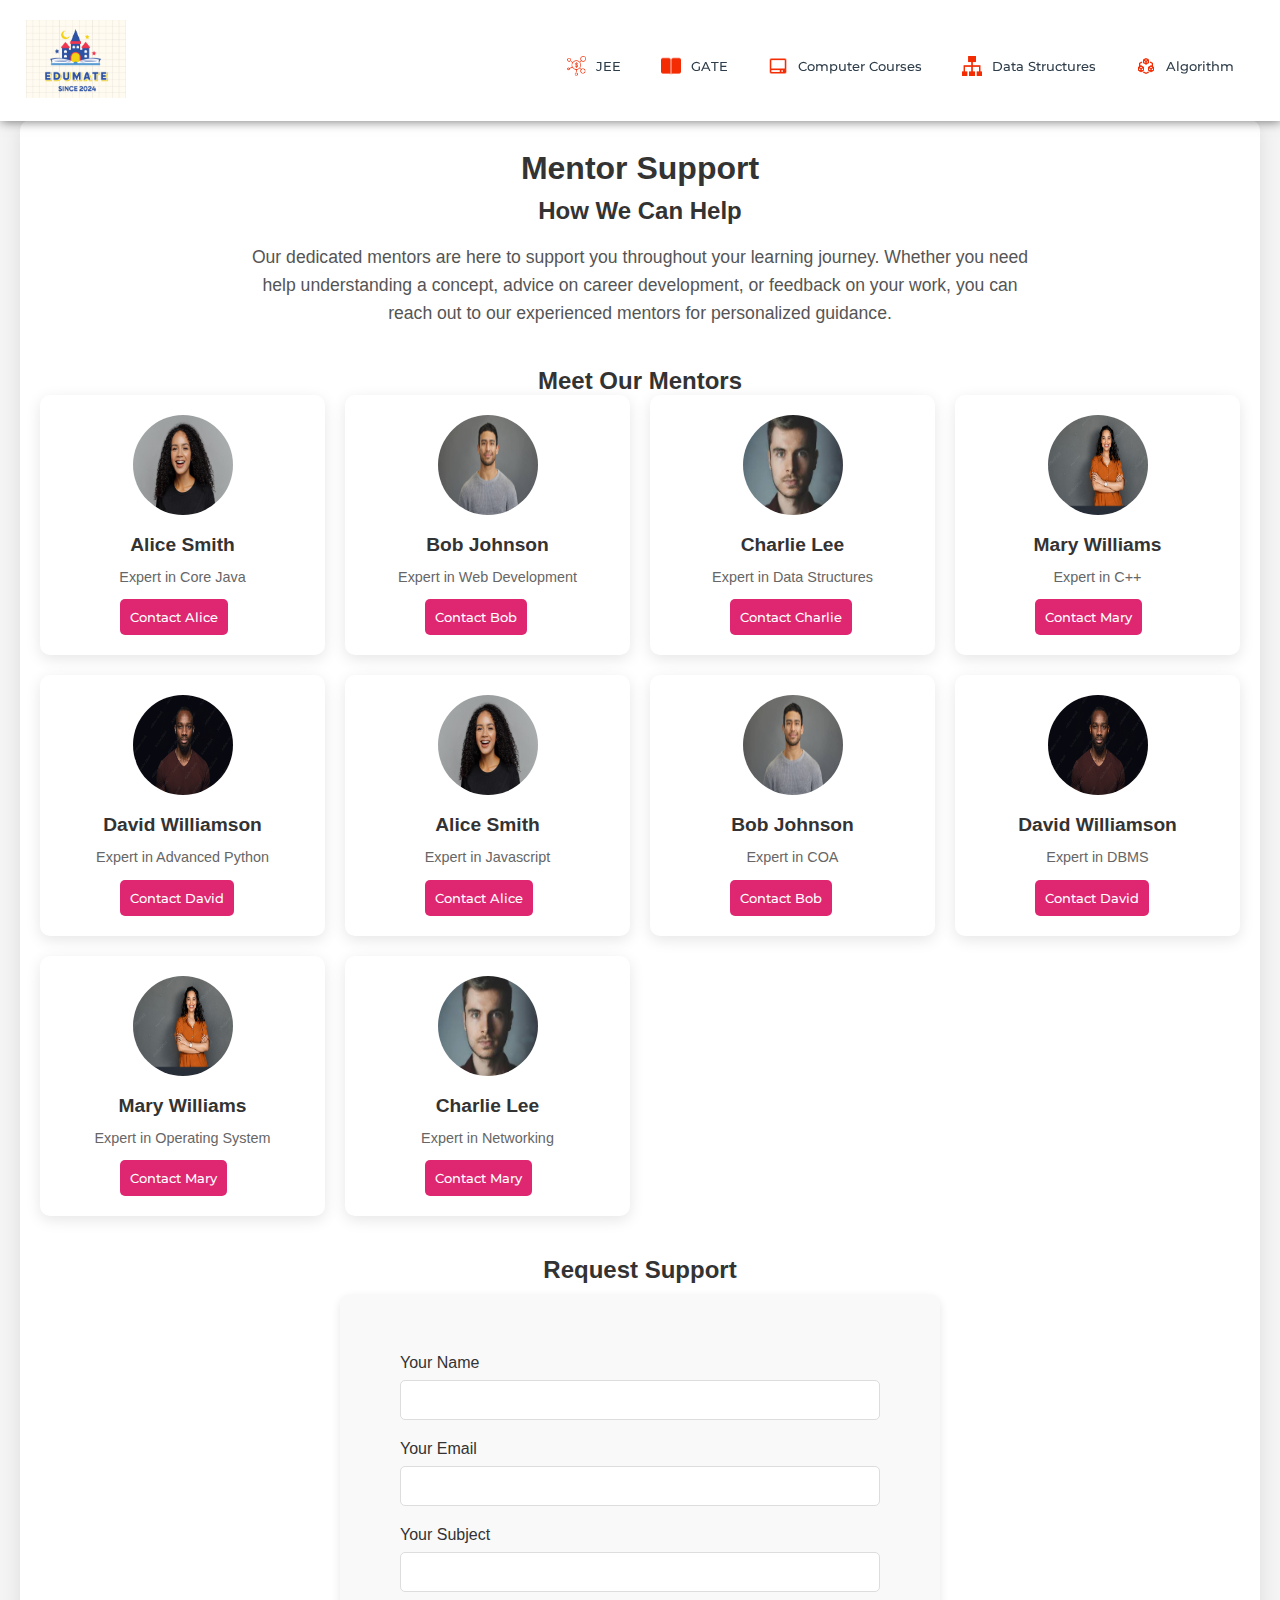
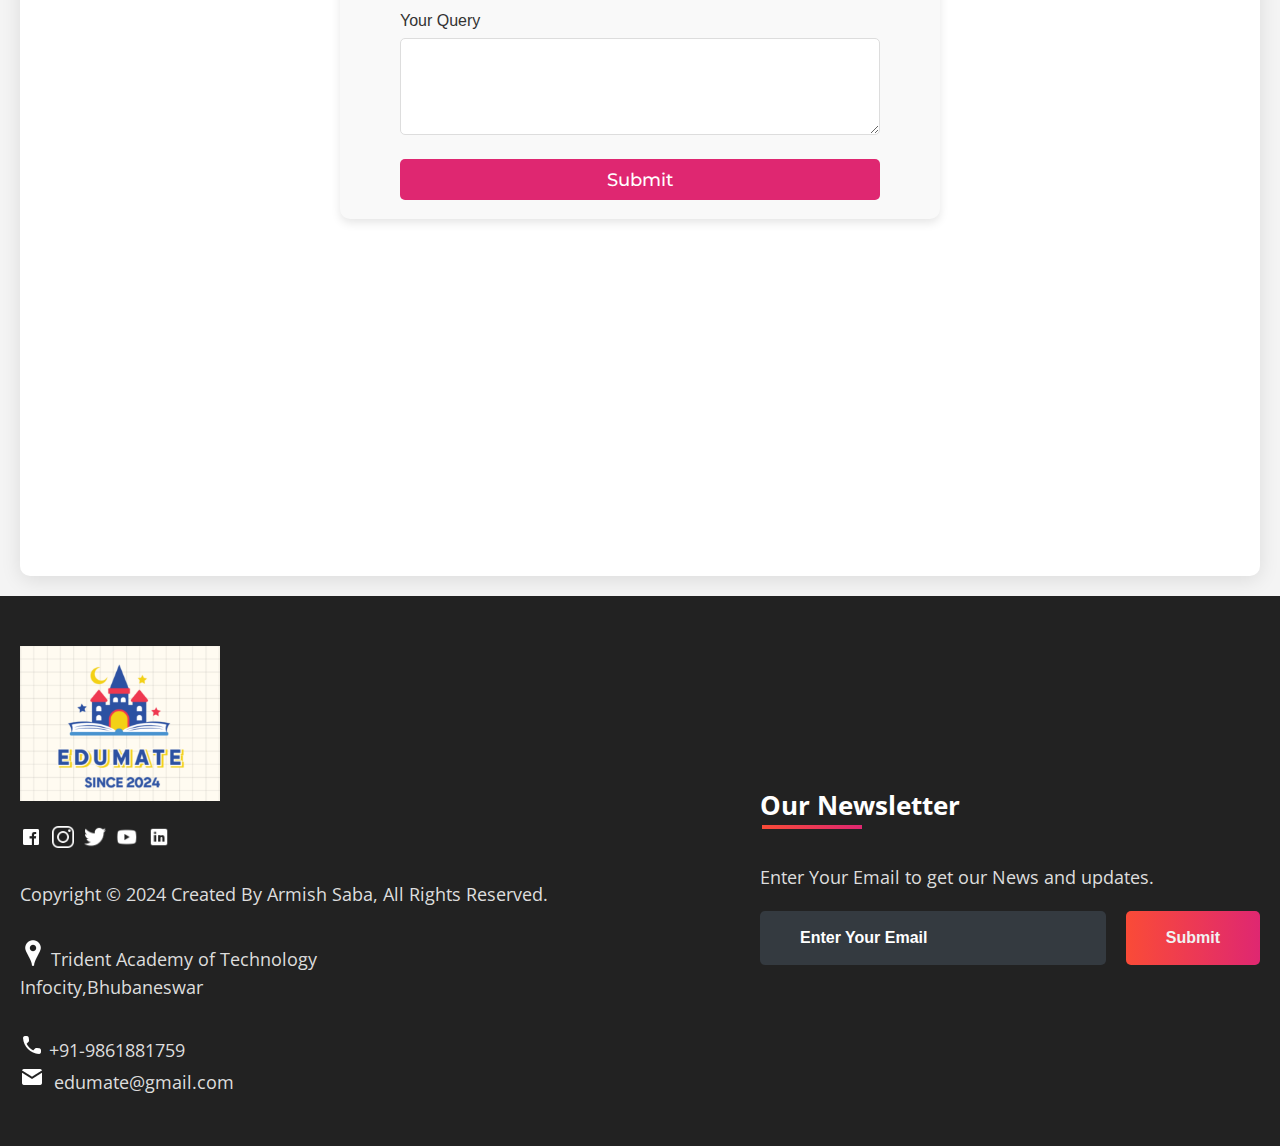
<file: subjects/Mentor.html>
<!DOCTYPE html>
<html>

<head>
	<link rel="shortcut icon" type="png" href="images/icon/favicon.png">
	<meta charset="utf-8">
	<meta http-equiv="X-UA-Comaptible" content="IE=edge">
	<title>Edumate</title>
	<meta name="desciption" content="">
	<meta name="viewport" content="width=device-width, initial-scale=1">
	<link rel="stylesheet" type="text/css" href="style.css">
	<script type="text/javascript" src="../script.js"></script>
	<script src="https://code.jquery.com/jquery-3.2.1.js"></script>
	<script>
		$(window).on('scroll', function () {
			if ($(window).scrollTop()) {
				$('nav').addClass('black');
			} else {
				$('nav').removeClass('black');
			}
		})
	</script>
</head>

<body>
	<!-- NAVIGATION -->
	<header>
		<div class="nav" id="nav">
			<div id="learned-logo">
				<a href="../index.html"><img src="../images/icon/New logo.png" style="width: 100px;"></a>
			</div>
			<div class="switch-tab" id="switch-tab" onclick="switchTAB()"><img src="../images/icon/menu.png"></div>
			<ul id="list-switch">
				<li><a href="jee.html"><img src="../images/courses/d1.png" class="icon">JEE</a></li>
				<li><a href="gate.html"><img src="../images/courses/paper.png" class="icon">GATE</a></li>
				<li><a href="computer_courses.html"><img src="../images/courses/computer.png" class="icon">Computer
						Courses</a></li>
				<li><a href="computer_courses.html#data"><img src="../images/courses/data.png" class="icon">Data
						Structures</a></li>
				<li><a href="computer_courses.html#algo"><img src="../images/courses/algo.png"
							class="icon">Algorithm</a></li>
			</ul>
			<div class="search" id="search-switch">
				<input type="search" placeholder="Search" class="srch"><button id="srchbtn"><img
						src="../images/icon/search.png"></button>
			</div>
		</div>
	</header>

	<!-- Mentor Section -->
 <div class="mentor">
	<div class="mentor-container">
        <h1>Mentor Support</h1>
        <!-- Mentor Introduction -->
        <section class="mentor-intro">
            <h2>How We Can Help</h2><br>
            <p>Our dedicated mentors are here to support you throughout your learning journey. Whether you need help understanding a concept, advice on career development, or feedback on your work, you can reach out to our experienced mentors for personalized guidance.</p>
        </section>

        <!-- Mentor Profiles Section -->
        <section class="mentor-profiles">
            <h2>Meet Our Mentors</h2>
            <div class="mentor-grid">
                <!-- Mentor Card 1 -->
                <div class="mentor-card">
                    <img src="../images/mentors/mentor2.jpg" alt="Mentor 1">
                    <h3>Alice Smith</h3>
                    <p>Expert in Core Java</p>
                    <a href="mailto:alice.smith@example.com">Contact Alice</a>
                </div>

                <!-- Mentor Card 2 -->
                <div class="mentor-card">
                    <img src="../images/mentors/mentor1.jpg" alt="Mentor 2">
                    <h3>Bob Johnson</h3>
                    <p>Expert in Web Development</p>
                    <a href="mailto:bob.johnson@example.com">Contact Bob</a>
                </div>

                <!-- Mentor Card 3 -->
                <div class="mentor-card">
                    <img src="../images/mentors/mentor3.jpg" alt="Mentor 3">
                    <h3>Charlie Lee</h3>
                    <p>Expert in Data Structures</p>
                    <a href="mailto:charlie.lee@example.com">Contact Charlie</a>
                </div>

				<!-- Mentor Card 4 -->
				<div class="mentor-card">
                    <img src="../images/mentors/mentor4.jpg" alt="Mentor 1">
                    <h3>Mary Williams</h3>
                    <p>Expert in C++</p>
                    <a href="mailto:alice.smith@example.com">Contact Mary</a>
                </div>

				<!-- Mentor Card 5 -->
				<div class="mentor-card">
                    <img src="../images/mentors/mentor5.jpg" alt="Mentor 1">
                    <h3>David Williamson</h3>
                    <p>Expert in Advanced Python</p>
                    <a href="mailto:alice.smith@example.com">Contact David</a>
                </div>

				<!-- Mentor Card 6 -->
				<div class="mentor-card">
                    <img src="../images/mentors/mentor2.jpg" alt="Mentor 1">
                    <h3>Alice Smith</h3>
                    <p>Expert in Javascript</p>
                    <a href="mailto:alice.smith@example.com">Contact Alice</a>
                </div>

				<!-- Mentor Card 7 -->
				<div class="mentor-card">
                    <img src="../images/mentors/mentor1.jpg" alt="Mentor 1">
                    <h3>Bob Johnson</h3>
                    <p>Expert in COA</p>
                    <a href="mailto:alice.smith@example.com">Contact Bob</a>
                </div>

				<!-- Mentor Card 8 -->
				<div class="mentor-card">
                    <img src="../images/mentors/mentor5.jpg" alt="Mentor 1">
                    <h3>David Williamson</h3>
                    <p>Expert in DBMS</p>
                    <a href="mailto:alice.smith@example.com">Contact David</a>
                </div>

                <!-- Mentor Card 9 -->
				<div class="mentor-card">
                    <img src="../images/mentors/mentor4.jpg" alt="Mentor 1">
                    <h3>Mary Williams</h3>
                    <p>Expert in Operating System</p>
                    <a href="mailto:alice.smith@example.com">Contact Mary</a>
                </div>

                <!-- Mentor Card 10 -->
				<div class="mentor-card">
                    <img src="../images/mentors/mentor3.jpg" alt="Mentor 1">
                    <h3>Charlie Lee</h3>
                    <p>Expert in Networking</p>
                    <a href="mailto:alice.smith@example.com">Contact Mary</a>
                </div>

                <!-- Add more mentor cards as needed -->
            </div>
        </section>

        <!-- Contact Form Section -->
        <section class="contact-form">
            <h2 style="padding-bottom: 10px">Request Support</h2>
            <form action="#" method="POST">
                <label for="name">Your Name</label>
                <input type="text" id="name" name="name" required>

                <label for="email">Your Email</label>
                <input type="email" id="email" name="email" required>
				
				<label for="subject">Your Subject</label>
                <input type="text" id="subject" name="subject" required>

                <label for="message">Your Query</label>
                <textarea id="message" name="message" rows="5" required></textarea>

                <button type="submit">Submit</button>
            </form>
        </section>
    </div>
	</div>
    
	<!-- FOOTER -->
	<footer>
		<div class="footer-container">
			<div class="left-col">
				<img src="../images/icon/New logo.png" style="width: 200px;">
				<div class="logo"></div>
				<div class="social-media">
					<a href="#"><img src="../images/icon\fb.png"></a>
					<a href="#"><img src="../images/icon\insta.png"></a>
					<a href="#"><img src="../images/icon\tt.png"></a>
					<a href="#"><img src="../images/icon\ytube.png"></a>
					<a href="#"><img src="../images/icon\linkedin.png"></a>
				</div><br><br>
				<p class="rights-text">Copyright © 2024 Created By Armish Saba, All Rights Reserved.</p>
				<br>
				<p><img src="../images/icon/location.png"> Trident Academy of Technology<br>Infocity,Bhubaneswar</p><br>
				<p><img src="../images/icon/phone.png"> +91-9861881759<br><img src="../images/icon/mail.png">&nbsp;
					edumate@gmail.com</p>
			</div>
			<div class="right-col">
				<h1 style="color: #fff">Our Newsletter</h1>
				<div class="border"></div><br>
				<p>Enter Your Email to get our News and updates.</p>
				<form class="newsletter-form">
					<input class="txtb" type="email" placeholder="Enter Your Email">
					<input class="btn" type="submit" value="Submit">
				</form>
			</div>
		</div>
	</footer>
</body>
</html>
</file>
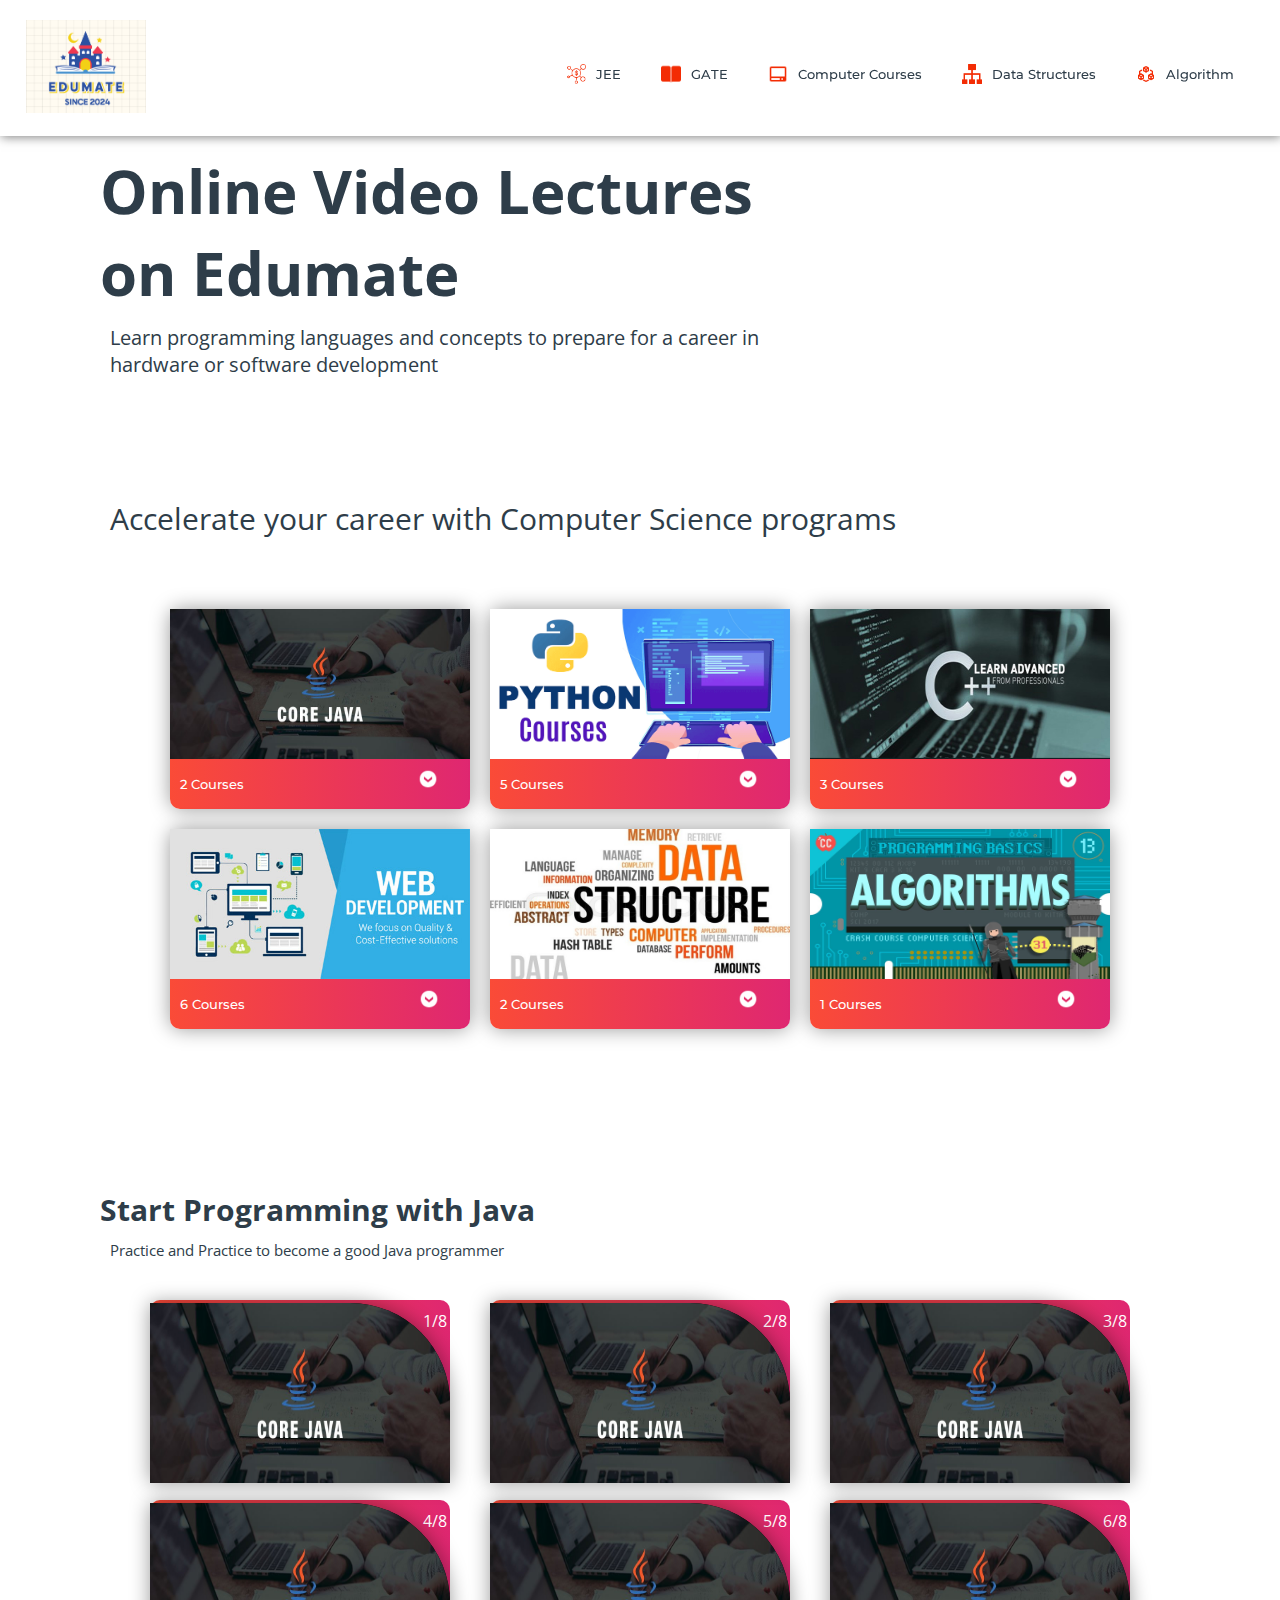
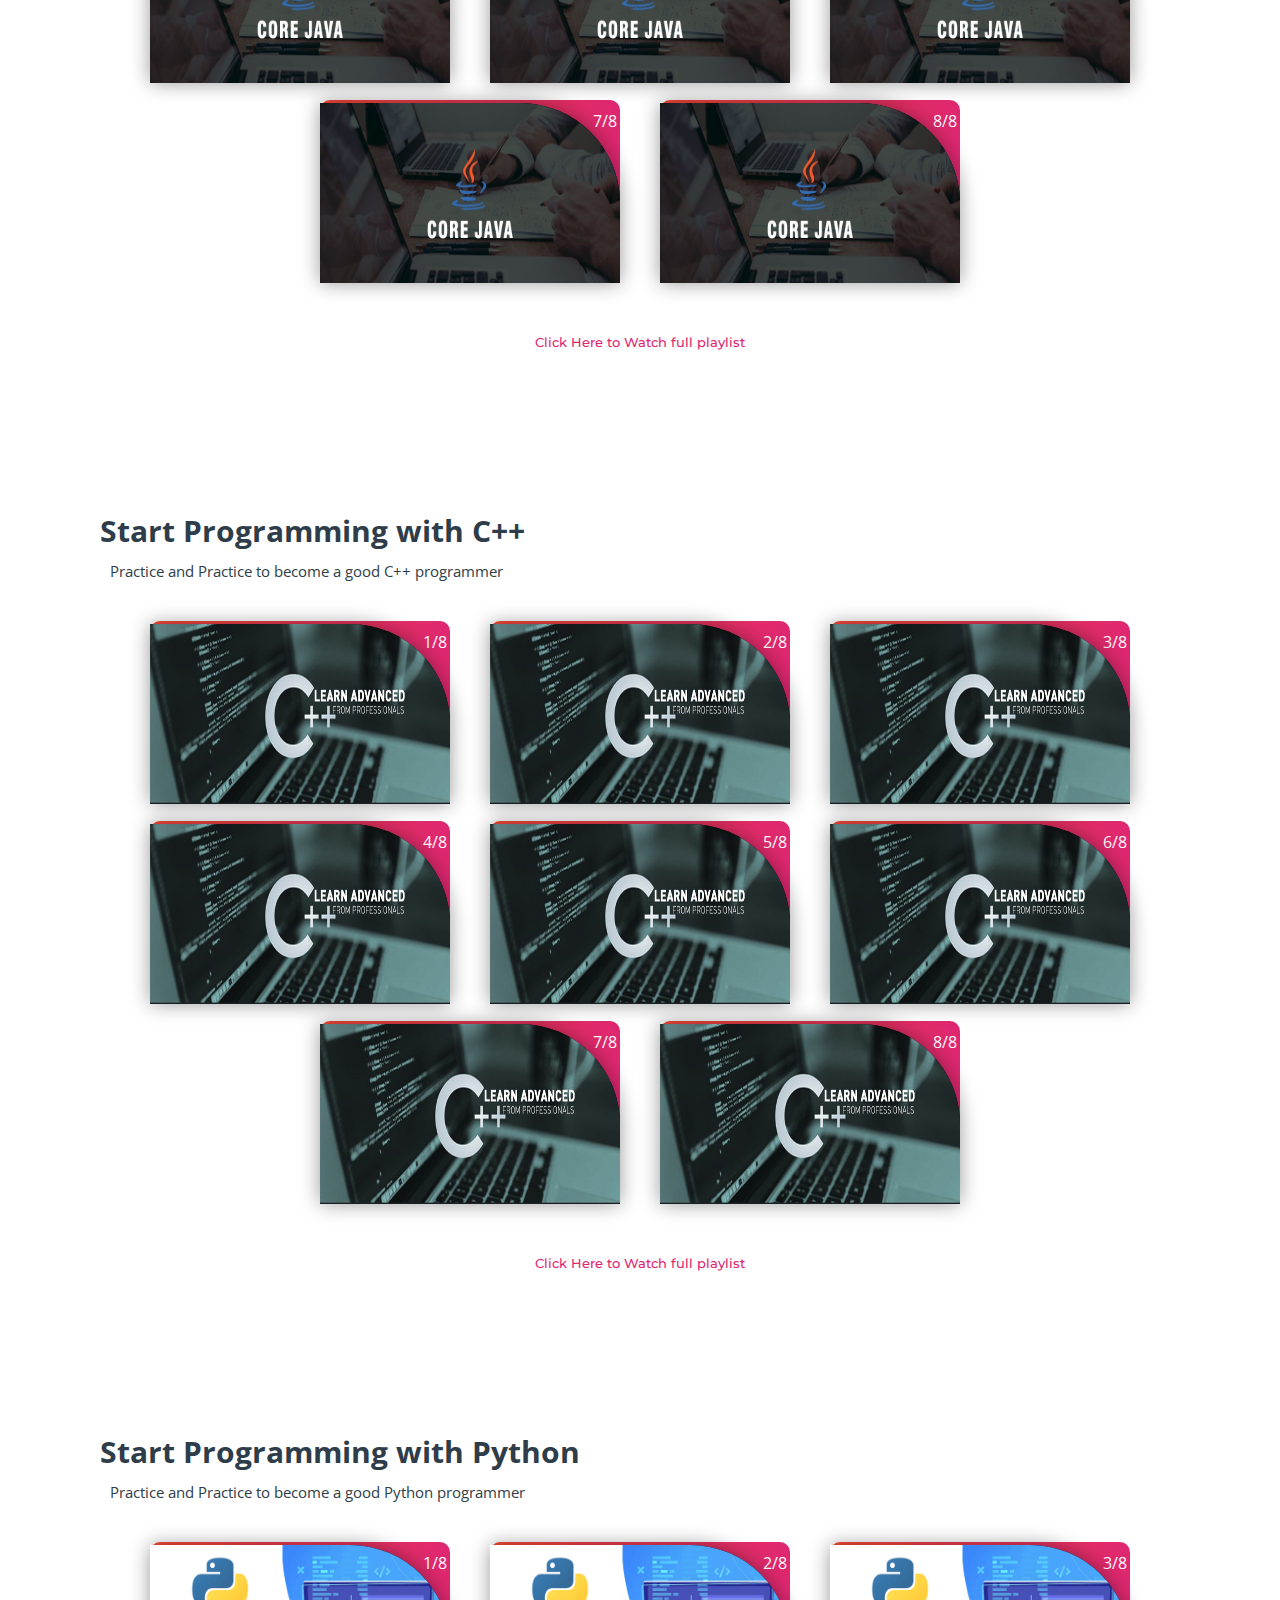
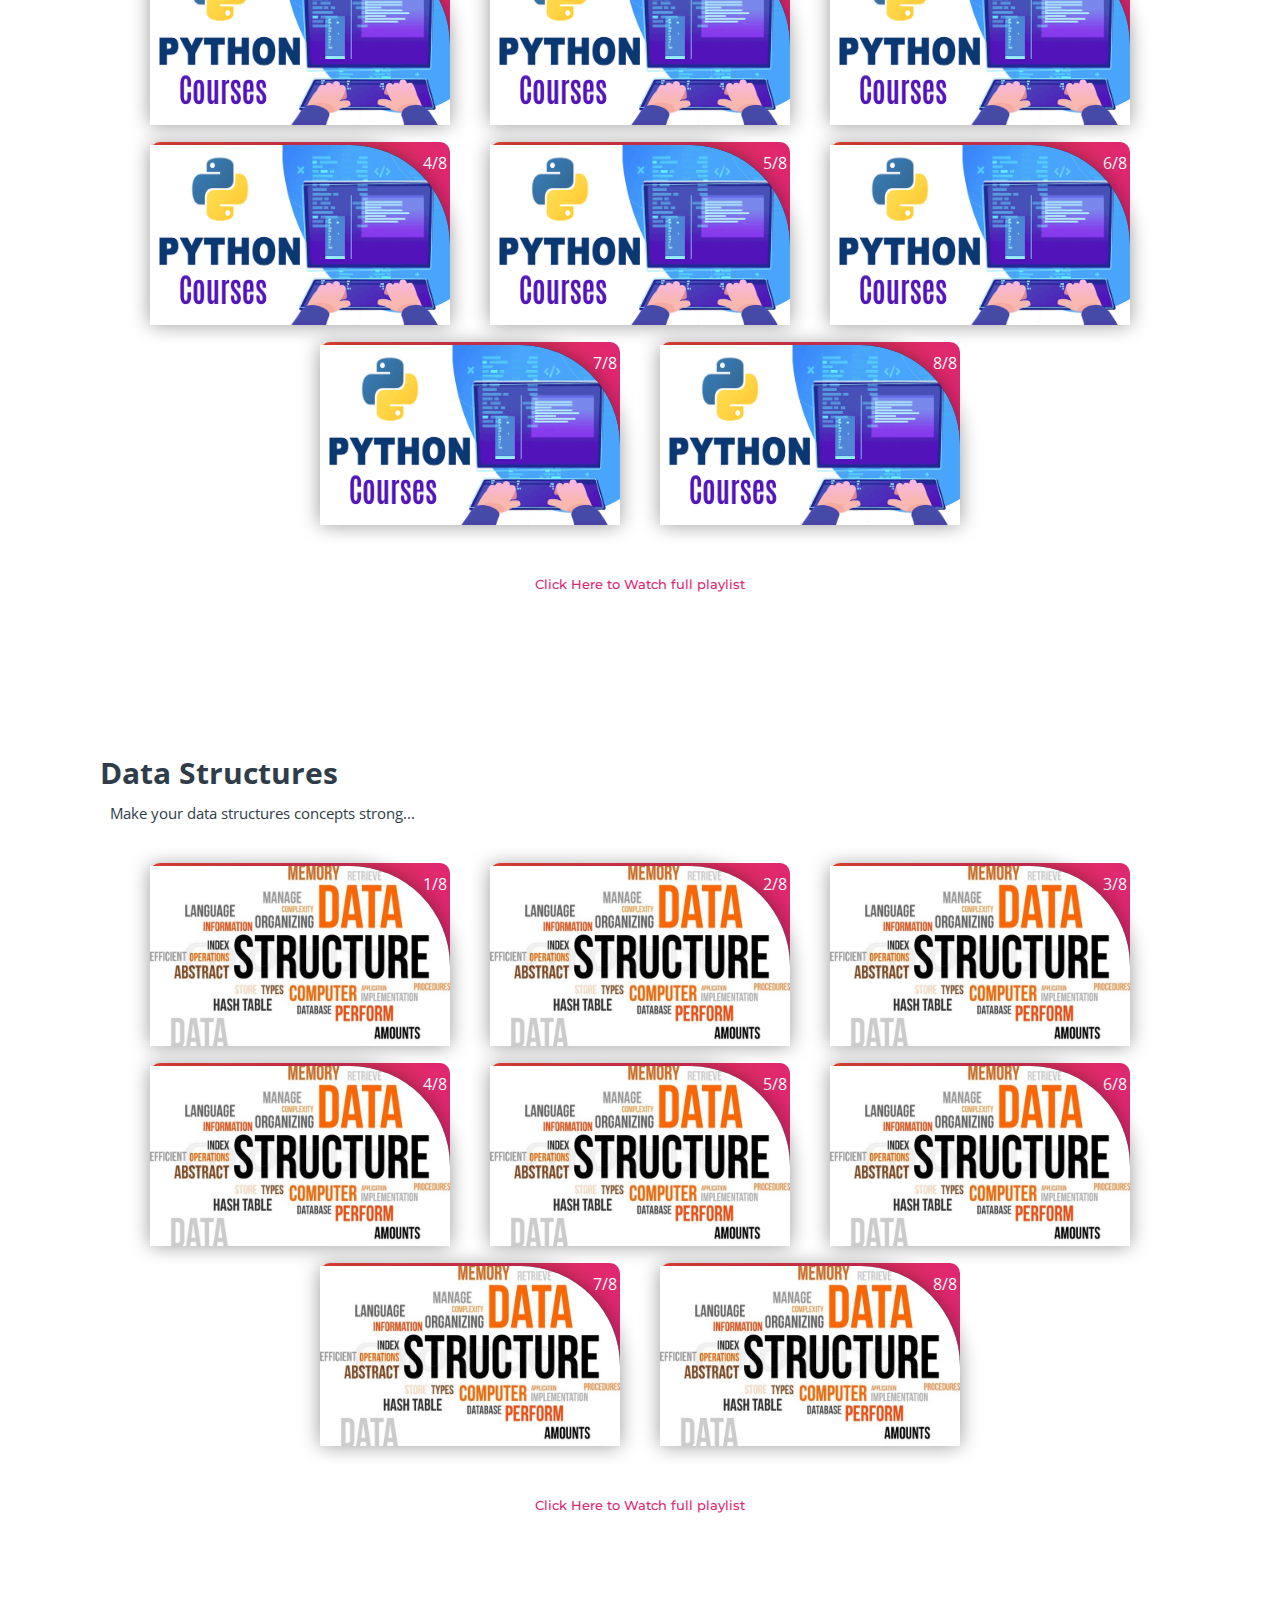
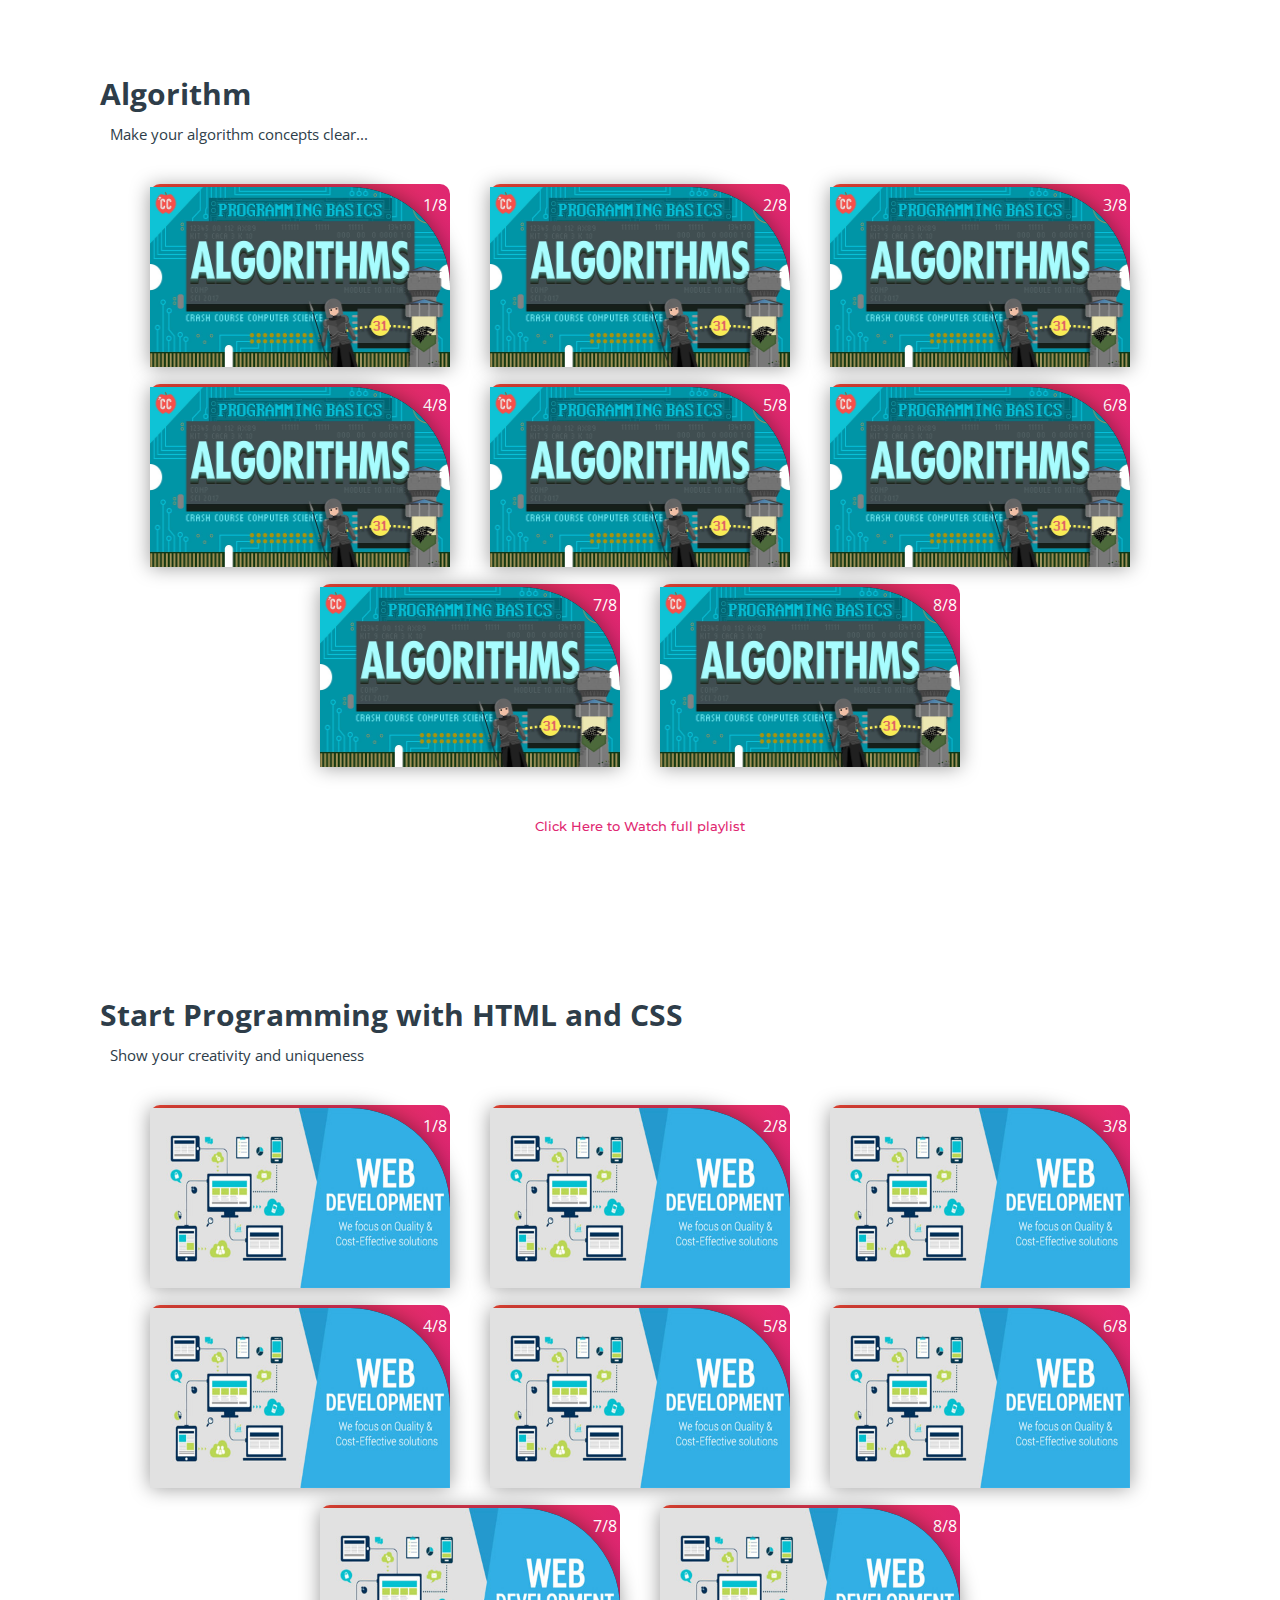
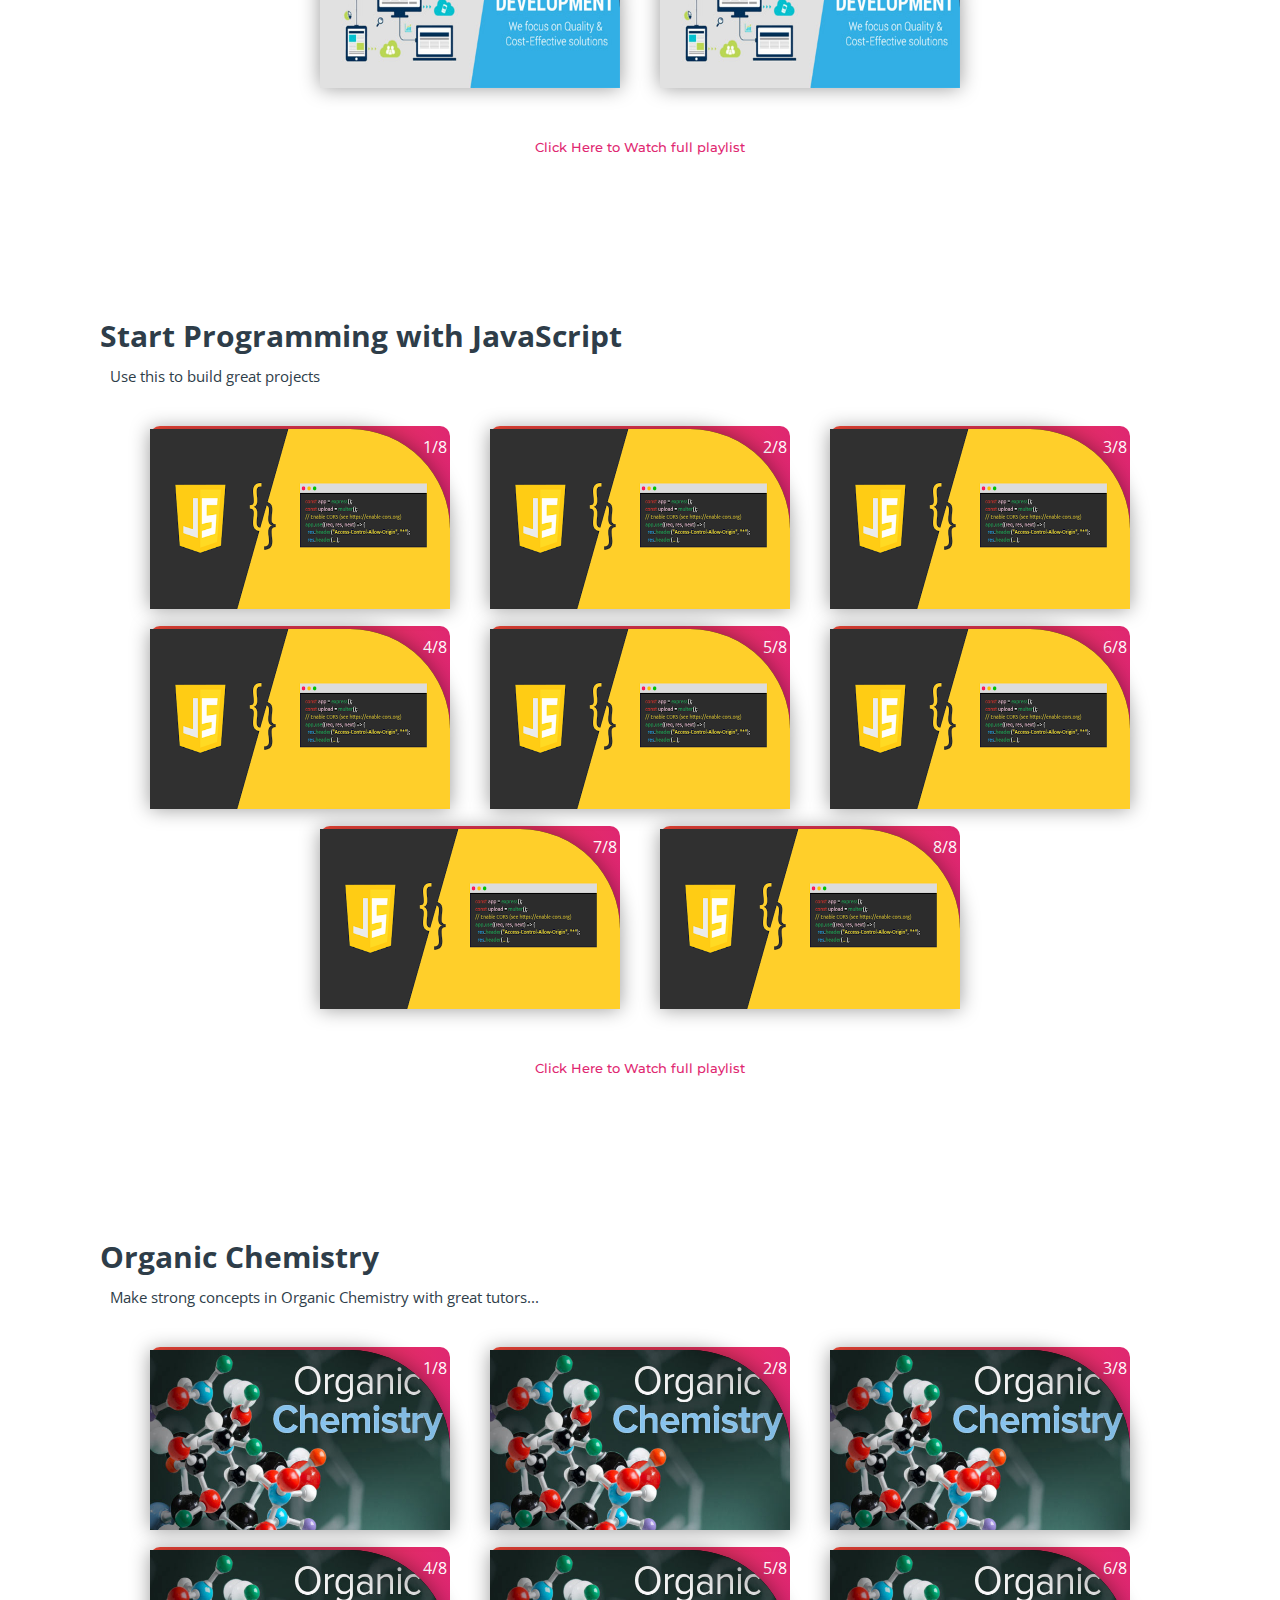
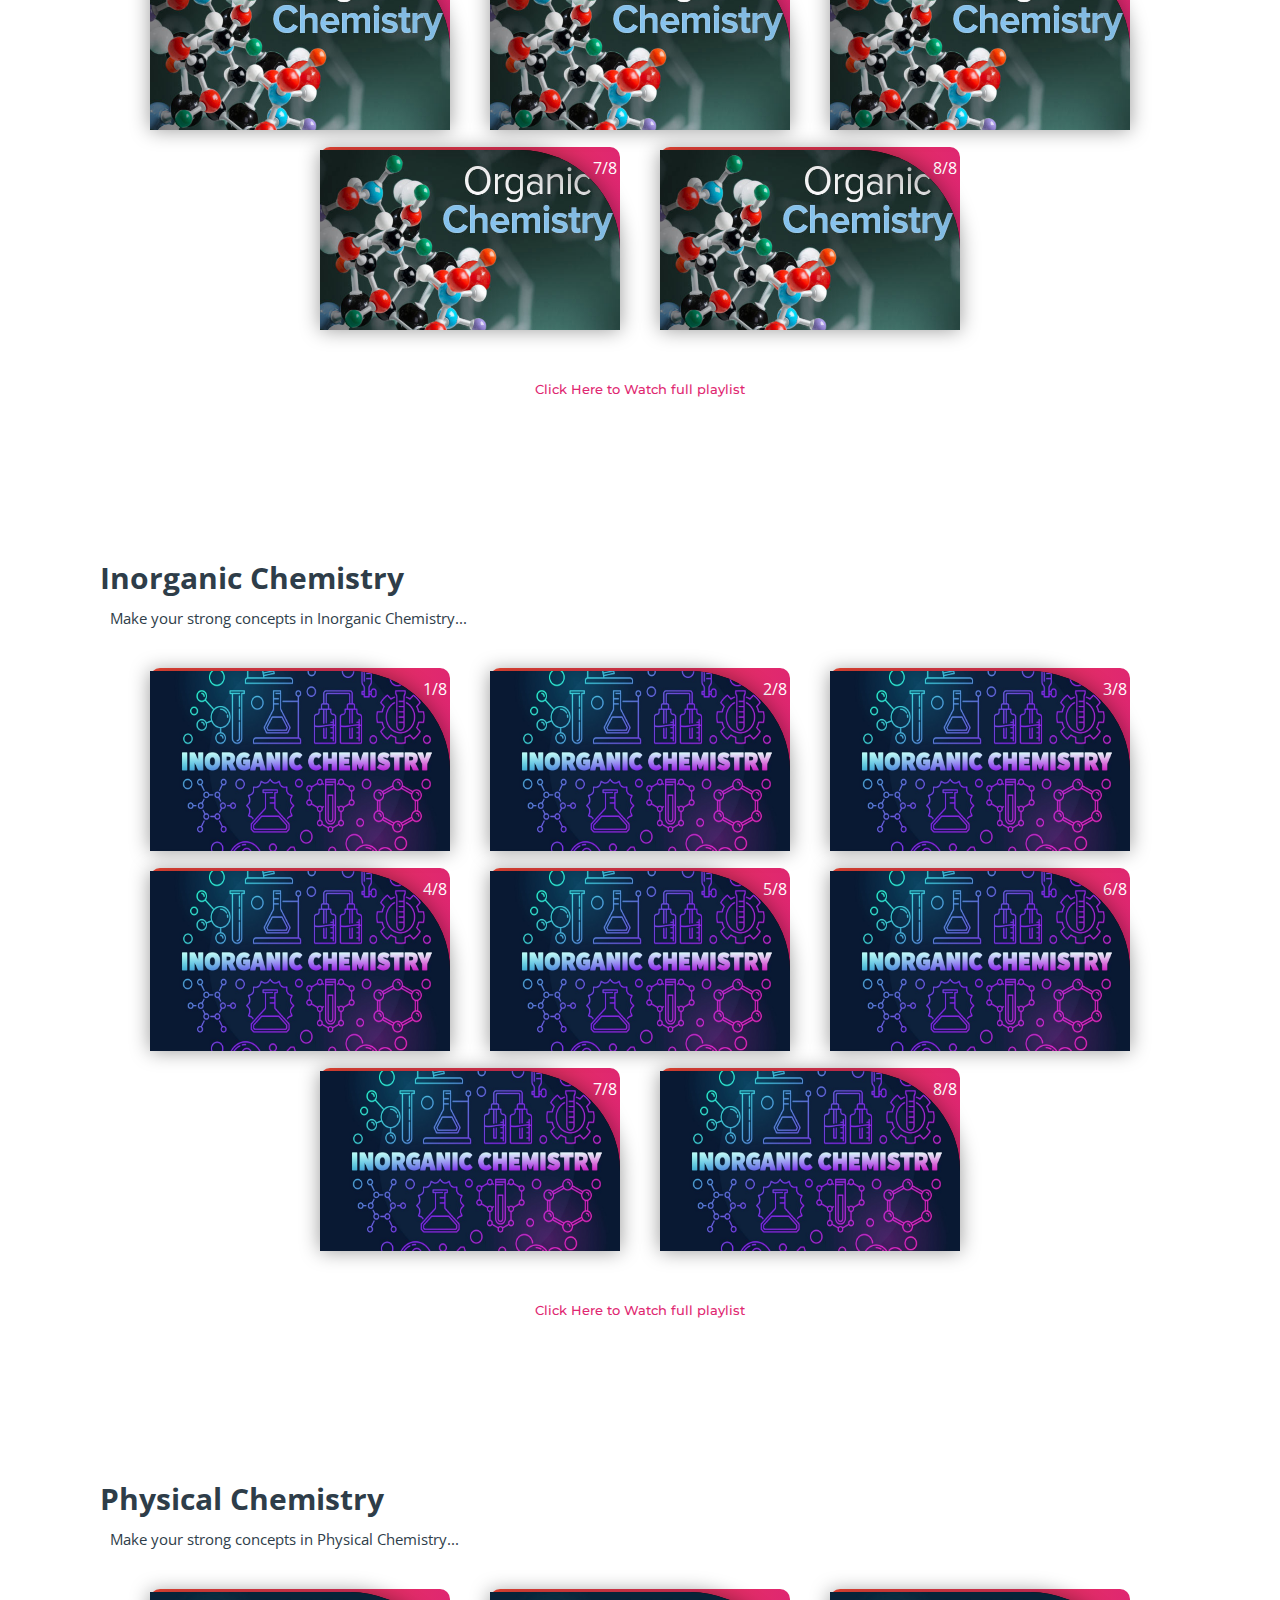
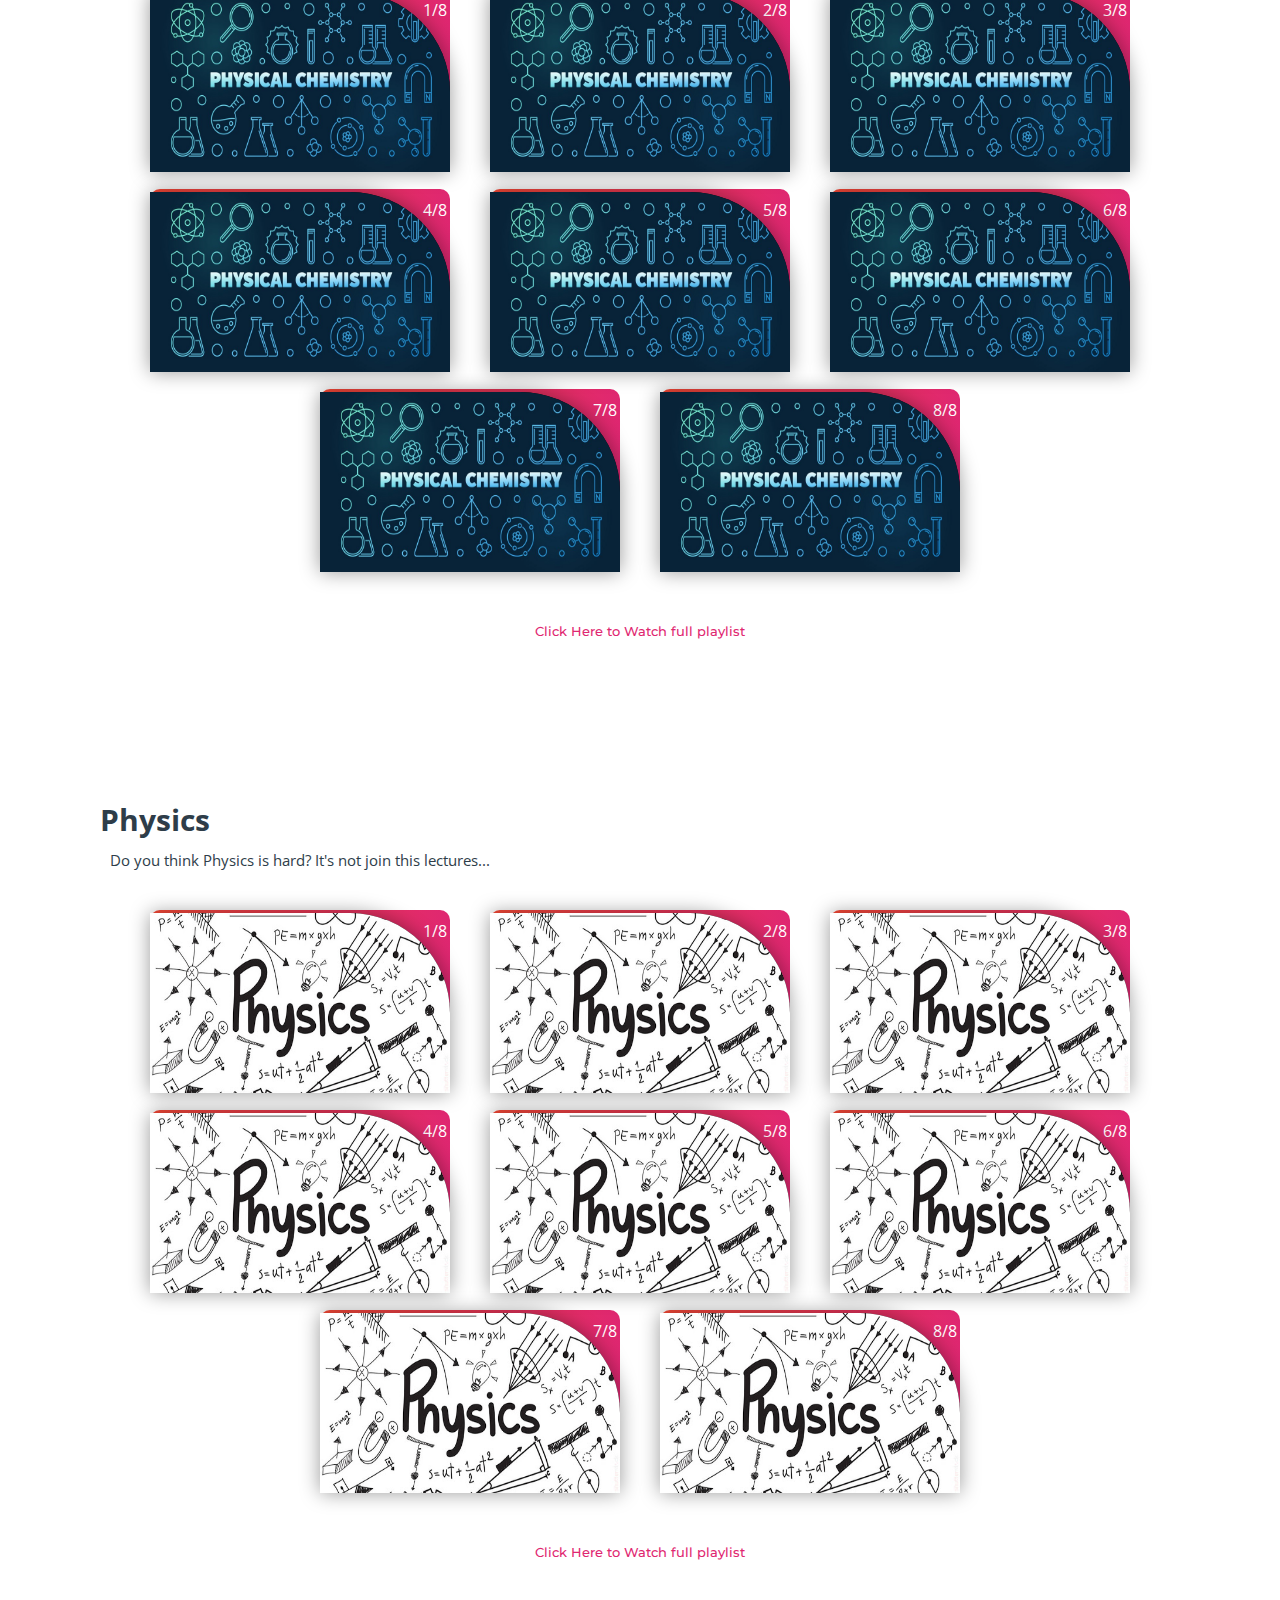
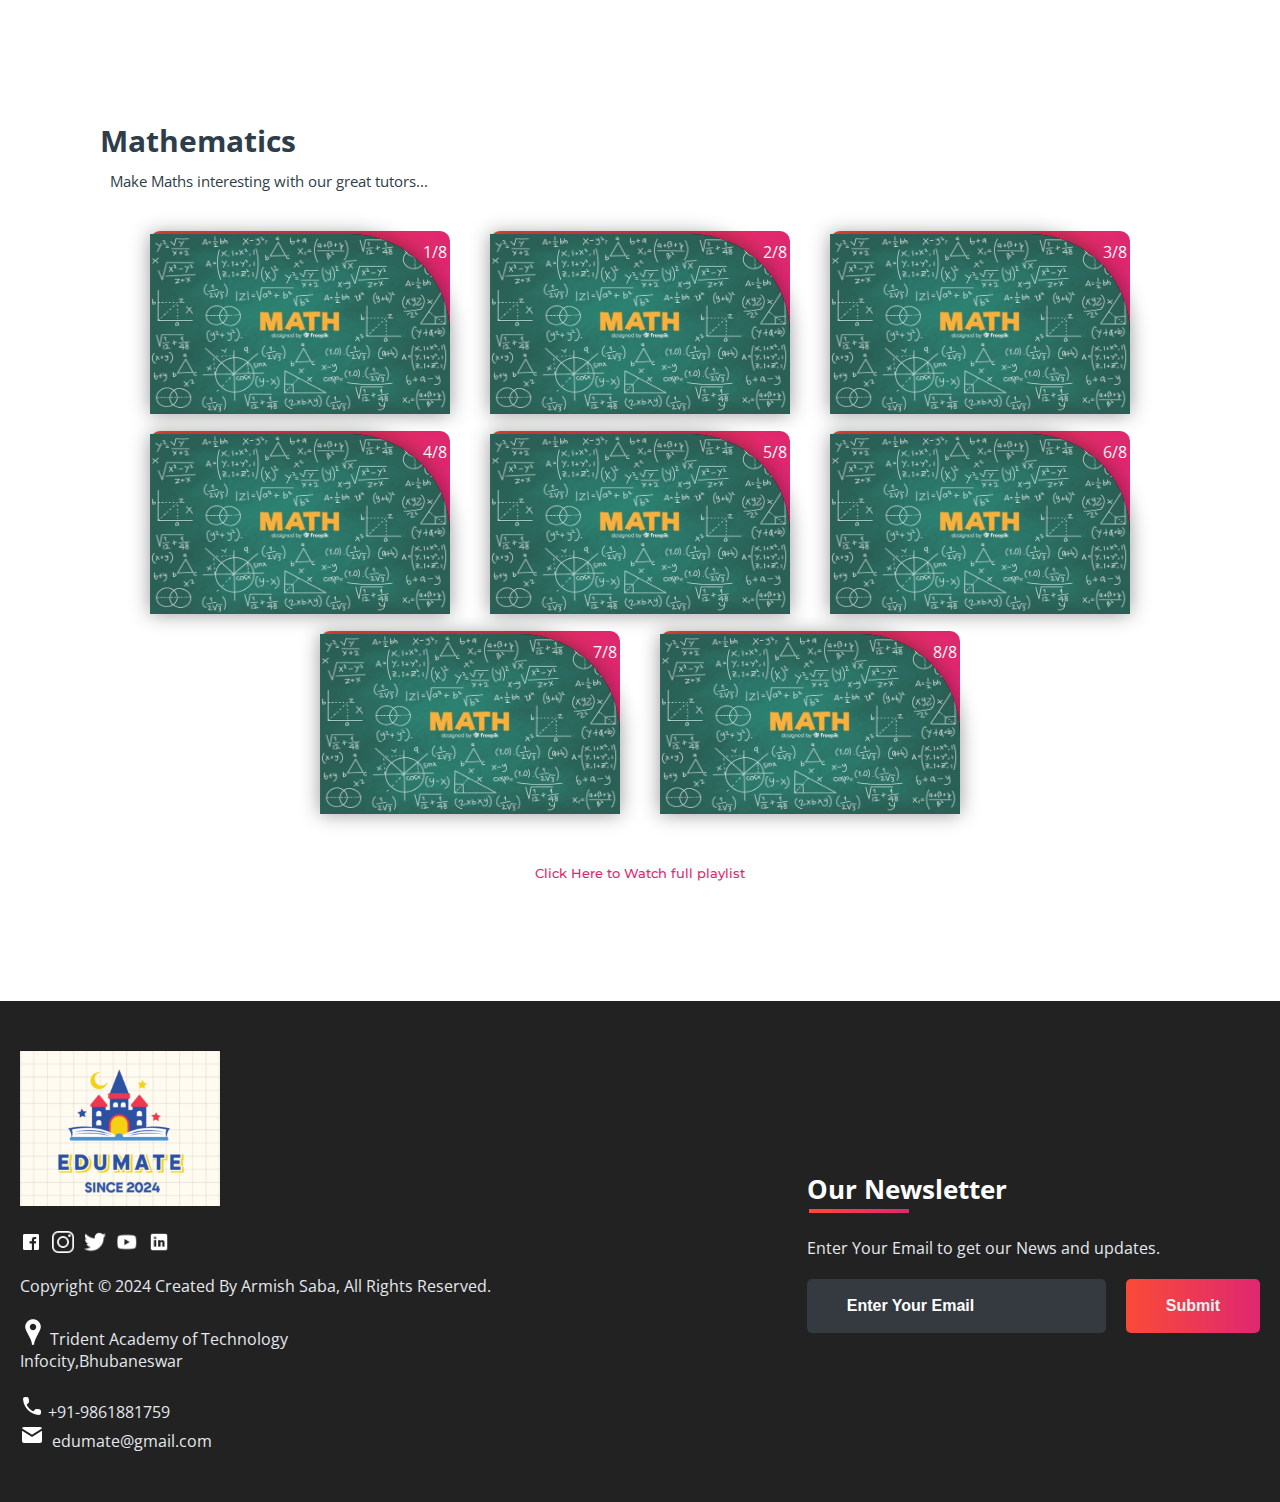
<file: subjects/Online.html>
<!DOCTYPE html>
<html>

<head>
	<link rel="shortcut icon" type="png" href="../images/icon/favicon.png">
	<title>Online Video Lectures on Edumate</title>
	<link rel="stylesheet" type="text/css" href="subjects.css">
	<script type="text/javascript" src="../script.js"></script>
</head>

<body>

	<!-- NAVIGATION -->
	<header>
		<div class="nav" id="nav">
			<div id="learned-logo">
				<a href="../index1.html"><img src="../images/icon/New logo.png" style="width: 120px;"></a>
			</div>
			<div class="switch-tab" id="switch-tab" onclick="switchTAB()"><img src="../images/icon/menu.png"></div>
			<ul id="list-switch">
				<li><a href="jee.html"><img src="../images/courses/d1.png" class="icon">JEE</a></li>
				<li><a href="gate.html"><img src="../images/courses/paper.png" class="icon">GATE</a></li>
				<li><a href="#"><img src="../images/courses/computer.png" class="icon">Computer Courses</a></li>
				<li><a href="#data"><img src="../images/courses/data.png" class="icon">Data Structures</a></li>
				<li><a href="#algo"><img src="../images/courses/algo.png" class="icon">Algorithm</a></li>
			</ul>
			<div class="search" id="search-switch">
				<input type="search" placeholder="Search" class="srch"><button id="srchbtn"><img
						src="../images/icon/search.png"></button>
			</div>
		</div>
	</header>


	<!-- MAIN Heading of Page -->
	<div class="title">
		<span>Online Video Lectures<br>on Edumate</span>
		<div class="shortdesc">
			<p>Learn programming languages and concepts to prepare for a career in<br>hardware or software development
			</p>
		</div>
	</div>

	<!-- Courses Available -->
	<div class="inbt">
		Accelerate your career with Computer Science programs
	</div>

	<div class="ccard">
		<center>
			<div class="ccardbox">
				<div class="dcard">
					<div class="fpart"><img src="../images/courses/java-course.jpg"></div>
					<a href="#java">
						<div class="spart">2 Courses <img src="../images/icon/dropdown.png"></div>
					</a>
				</div>
				<div class="dcard">
					<div class="fpart"><img src="../images/courses/python-course.png"></div>
					<a href="#python">
						<div class="spart">5 Courses <img src="../images/icon/dropdown.png"></div>
					</a>
				</div>
				<div class="dcard">
					<div class="fpart"><img src="../images/courses/c-course.jpg"></div>
					<a href="#c++">
						<div class="spart">3 Courses <img src="../images/icon/dropdown.png"></div>
					</a>
				</div>
			</div>
			<div class="ccardbox">
				<div class="dcard">
					<div class="fpart"><img src="../images/courses/web-course.jpg"></div>
					<a href="#html_css">
						<div class="spart">6 Courses <img src="../images/icon/dropdown.png"></div>
					</a>
				</div>
				<div class="dcard">
					<div class="fpart"><img src="../images/courses/data-course.jpg"></div>
					<a href="#data">
						<div class="spart">2 Courses <img src="../images/icon/dropdown.png"></div>
					</a>
				</div>
				<div class="dcard">
					<div class="fpart"><img src="../images/courses/algo-course.jpg"></div>
					<a href="#algo">
						<div class="spart">1 Courses <img src="../images/icon/dropdown.png"></div>
					</a>
				</div>
			</div>
		</center>
	</div>


	<!-- Videos on JAVA Lectures -->
	<div class="title2" id="java">
		<span>Start Programming with Java</span>
		<div class="shortdesc2">
			<p>Practice and Practice to become a good Java programmer</p>
		</div>
	</div>

	<center>
		<div class="ccardbox2">
			<div class="dcard2"><span class="tag">1/8</span>
				<div class="fpart2">
					<img src="../images/courses/java-course.jpg">
					<iframe src="https://www.youtube.com/embed/IsLyduxZ9sc" frameborder="0"
						allow="accelerometer; autoplay; encrypted-media; gyroscope; picture-in-picture"
						allowfullscreen></iframe>
				</div>
			</div>
			<div class="dcard2"><span class="tag">2/8</span>
				<div class="fpart2">
					<img src="../images/courses/java-course.jpg">
					<iframe src="https://www.youtube.com/embed/U_vuESBFEpE" frameborder="0"
						allow="accelerometer; autoplay; encrypted-media; gyroscope; picture-in-picture"
						allowfullscreen></iframe>
				</div>
			</div>
			<div class="dcard2"><span class="tag">3/8</span>
				<div class="fpart2">
					<img src="../images/courses/java-course.jpg">
					<iframe src="https://www.youtube.com/embed/7i8vbPA37y0" frameborder="0"
						allow="accelerometer; autoplay; encrypted-media; gyroscope; picture-in-picture"
						allowfullscreen></iframe>
				</div>
			</div>
			<div class="dcard2"><span class="tag">4/8</span>
				<div class="fpart2">
					<img src="../images/courses/java-course.jpg">
					<iframe src="https://www.youtube.com/embed/FB47F-QIk3k" frameborder="0"
						allow="accelerometer; autoplay; encrypted-media; gyroscope; picture-in-picture"
						allowfullscreen></iframe>
				</div>
			</div>
			<div class="dcard2"><span class="tag">5/8</span>
				<div class="fpart2">
					<img src="../images/courses/java-course.jpg">
					<iframe src="https://www.youtube.com/embed/8qyVcHJ1Et4" frameborder="0"
						allow="accelerometer; autoplay; encrypted-media; gyroscope; picture-in-picture"
						allowfullscreen></iframe>
				</div>
			</div>
			<div class="dcard2"><span class="tag">6/8</span>
				<div class="fpart2">
					<img src="../images/courses/java-course.jpg">
					<iframe src="https://www.youtube.com/embed/N53Vf8HGd-0" frameborder="0"
						allow="accelerometer; autoplay; encrypted-media; gyroscope; picture-in-picture"
						allowfullscreen></iframe>
				</div>
			</div>
			<div class="dcard2"><span class="tag">7/8</span>
				<div class="fpart2">
					<img src="../images/courses/java-course.jpg">
					<iframe src="https://www.youtube.com/embed/slz2Vc904Qg" frameborder="0"
						allow="accelerometer; autoplay; encrypted-media; gyroscope; picture-in-picture"
						allowfullscreen></iframe>
				</div>
			</div>
			<div class="dcard2"><span class="tag">8/8</span>
				<div class="fpart2">
					<img src="../images/courses/java-course.jpg">
					<iframe src="https://www.youtube.com/embed/Q0NVRQP1Z5g" frameborder="0"
						allow="accelerometer; autoplay; encrypted-media; gyroscope; picture-in-picture"
						allowfullscreen></iframe>
				</div>
			</div>
		</div>
	</center>
	<br><br>
	<div class="click-me">
		<a href="https://www.youtube.com/watch?v=IsLyduxZ9sc&list=PLX9Zi6XTqOKQ7TdRz0QynGIKuMV9Q2H8E"
			target="_blank">Click Here to Watch full playlist</a>
	</div>

	<!-- Videos on C++ Lectures -->

	<div class="title2" id="c++">
		<span>Start Programming with C++</span>
		<div class="shortdesc2">
			<p>Practice and Practice to become a good C++ programmer</p>
		</div>
	</div>
	<center>
		<div class="ccardbox2">
			<div class="dcard2"><span class="tag">1/8</span>
				<div class="fpart2"><img src="../images/courses/c-course.jpg">
					<iframe src="https://www.youtube.com/embed/Iuo9PpGE04Y" frameborder="0"
						allow="accelerometer; autoplay; encrypted-media; gyroscope; picture-in-picture"
						allowfullscreen></iframe>
				</div>
			</div>
			<div class="dcard2"><span class="tag">2/8</span>
				<div class="fpart2"><img src="../images/courses/c-course.jpg">
					<iframe src="https://www.youtube.com/embed/52dHKRD7cdg" frameborder="0"
						allow="accelerometer; autoplay; encrypted-media; gyroscope; picture-in-picture"
						allowfullscreen></iframe>
				</div>
			</div>
			<div class="dcard2"><span class="tag">3/8</span>
				<div class="fpart2"><img src="../images/courses/c-course.jpg">
					<iframe src="https://www.youtube.com/embed/Iuo9PpGE04Y" frameborder="0"
						allow="accelerometer; autoplay; encrypted-media; gyroscope; picture-in-picture"
						allowfullscreen></iframe>
				</div>
			</div>
			<div class="dcard2"><span class="tag">4/8</span>
				<div class="fpart2"><img src="../images/courses/c-course.jpg">
					<iframe src="https://www.youtube.com/embed/Iuo9PpGE04Y" frameborder="0"
						allow="accelerometer; autoplay; encrypted-media; gyroscope; picture-in-picture"
						allowfullscreen></iframe>
				</div>
			</div>

			<div class="dcard2"><span class="tag">5/8</span>
				<div class="fpart2"><img src="../images/courses/c-course.jpg">
					<iframe src="https://www.youtube.com/embed/Iuo9PpGE04Y" frameborder="0"
						allow="accelerometer; autoplay; encrypted-media; gyroscope; picture-in-picture"
						allowfullscreen></iframe>
				</div>
			</div>
			<div class="dcard2"><span class="tag">6/8</span>
				<div class="fpart2"><img src="../images/courses/c-course.jpg">
					<iframe src="https://www.youtube.com/embed/Iuo9PpGE04Y" frameborder="0"
						allow="accelerometer; autoplay; encrypted-media; gyroscope; picture-in-picture"
						allowfullscreen></iframe>
				</div>
			</div>
			<div class="dcard2"><span class="tag">7/8</span>
				<div class="fpart2"><img src="../images/courses/c-course.jpg">
					<iframe src="https://www.youtube.com/embed/Iuo9PpGE04Y" frameborder="0"
						allow="accelerometer; autoplay; encrypted-media; gyroscope; picture-in-picture"
						allowfullscreen></iframe>
				</div>
			</div>
			<div class="dcard2"><span class="tag">8/8</span>
				<div class="fpart2"><img src="../images/courses/c-course.jpg">
					<iframe src="https://www.youtube.com/embed/Iuo9PpGE04Y" frameborder="0"
						allow="accelerometer; autoplay; encrypted-media; gyroscope; picture-in-picture"
						allowfullscreen></iframe>
				</div>
			</div>
		</div>
	</center>
	<br><br>
	<div class="click-me">
		<a href="https://www.youtube.com/watch?v=Iuo9PpGE04Y&feature=youtu.be" target="_blank">Click Here to Watch full
			playlist</a>
	</div>

	<!-- Videos on PYTHON Lectures -->

	<div class="title2" id="python">
		<span>Start Programming with Python</span>
		<div class="shortdesc2">
			<p>Practice and Practice to become a good Python programmer</p>
		</div>
	</div>
	<center>
		<div class="ccardbox2">
			<div class="dcard2"><span class="tag">1/8</span>
				<div class="fpart2"><img src="../images/courses/python-course.png">
					<iframe src="https://www.youtube.com/embed/QXeEoD0pB3E" frameborder="0"
						allow="accelerometer; autoplay; encrypted-media; gyroscope; picture-in-picture"
						allowfullscreen></iframe>
				</div>
			</div>
			<div class="dcard2"><span class="tag">2/8</span>
				<div class="fpart2"><img src="../images/courses/python-course.png">
					<iframe src="https://www.youtube.com/embed/QXeEoD0pB3E" frameborder="0"
						allow="accelerometer; autoplay; encrypted-media; gyroscope; picture-in-picture"
						allowfullscreen></iframe>
				</div>
			</div>
			<div class="dcard2"><span class="tag">3/8</span>
				<div class="fpart2"><img src="../images/courses/python-course.png">
					<iframe src="https://www.youtube.com/embed/QXeEoD0pB3E" frameborder="0"
						allow="accelerometer; autoplay; encrypted-media; gyroscope; picture-in-picture"
						allowfullscreen></iframe>
				</div>
			</div>
			<div class="dcard2"><span class="tag">4/8</span>
				<div class="fpart2"><img src="../images/courses/python-course.png">
					<iframe src="https://www.youtube.com/embed/QXeEoD0pB3E" frameborder="0"
						allow="accelerometer; autoplay; encrypted-media; gyroscope; picture-in-picture"
						allowfullscreen></iframe>
				</div>
			</div>

			<div class="dcard2"><span class="tag">5/8</span>
				<div class="fpart2"><img src="../images/courses/python-course.png">
					<iframe src="https://www.youtube.com/embed/QXeEoD0pB3E" frameborder="0"
						allow="accelerometer; autoplay; encrypted-media; gyroscope; picture-in-picture"
						allowfullscreen></iframe>
				</div>
			</div>
			<div class="dcard2"><span class="tag">6/8</span>
				<div class="fpart2"><img src="../images/courses/python-course.png">
					<iframe src="https://www.youtube.com/embed/QXeEoD0pB3E" frameborder="0"
						allow="accelerometer; autoplay; encrypted-media; gyroscope; picture-in-picture"
						allowfullscreen></iframe>
				</div>
			</div>
			<div class="dcard2"><span class="tag">7/8</span>
				<div class="fpart2"><img src="../images/courses/python-course.png">
					<iframe src="https://www.youtube.com/embed/QXeEoD0pB3E" frameborder="0"
						allow="accelerometer; autoplay; encrypted-media; gyroscope; picture-in-picture"
						allowfullscreen></iframe>
				</div>
			</div>
			<div class="dcard2"><span class="tag">8/8</span>
				<div class="fpart2"><img src="../images/courses/python-course.png">
					<iframe src="https://www.youtube.com/embed/QXeEoD0pB3E" frameborder="0"
						allow="accelerometer; autoplay; encrypted-media; gyroscope; picture-in-picture"
						allowfullscreen></iframe>
				</div>
			</div>
		</div>
	</center>

	<br><br>
	<div class="click-me">
		<a href="https://youtu.be/QXeEoD0pB3E" target="_blank">Click Here to Watch full playlist</a>
	</div>
	<!-- Videos on DATA STRUCTURES Lectures -->

	<div class="title2" id="data">
		<span>Data Structures</span>
		<div class="shortdesc2">
			<p>Make your data structures concepts strong...</p>
		</div>
	</div>
	<center>
		<div class="ccardbox2">
			<div class="dcard2"><span class="tag">1/8</span>
				<div class="fpart2"><img src="../images/courses/data-course.jpg">
					<iframe src="https://www.youtube.com/embed/Db9ZYbJONHc" frameborder="0"
						allow="accelerometer; autoplay; encrypted-media; gyroscope; picture-in-picture"
						allowfullscreen></iframe>
				</div>
			</div>
			<div class="dcard2"><span class="tag">2/8</span>
				<div class="fpart2"><img src="../images/courses/data-course.jpg">
					<iframe src="https://www.youtube.com/embed/Db9ZYbJONHc" frameborder="0"
						allow="accelerometer; autoplay; encrypted-media; gyroscope; picture-in-picture"
						allowfullscreen></iframe>
				</div>
			</div>
			<div class="dcard2"><span class="tag">3/8</span>
				<div class="fpart2"><img src="../images/courses/data-course.jpg">
					<iframe src="https://www.youtube.com/embed/Db9ZYbJONHc" frameborder="0"
						allow="accelerometer; autoplay; encrypted-media; gyroscope; picture-in-picture"
						allowfullscreen></iframe>
				</div>
			</div>
			<div class="dcard2"><span class="tag">4/8</span>
				<div class="fpart2"><img src="../images/courses/data-course.jpg">
					<iframe src="https://www.youtube.com/embed/Db9ZYbJONHc" frameborder="0"
						allow="accelerometer; autoplay; encrypted-media; gyroscope; picture-in-picture"
						allowfullscreen></iframe>
				</div>
			</div>

			<div class="dcard2"><span class="tag">5/8</span>
				<div class="fpart2"><img src="../images/courses/data-course.jpg">
					<iframe src="https://www.youtube.com/embed/Db9ZYbJONHc" frameborder="0"
						allow="accelerometer; autoplay; encrypted-media; gyroscope; picture-in-picture"
						allowfullscreen></iframe>
				</div>
			</div>
			<div class="dcard2"><span class="tag">6/8</span>
				<div class="fpart2"><img src="../images/courses/data-course.jpg">
					<iframe src="https://www.youtube.com/embed/Db9ZYbJONHc" frameborder="0"
						allow="accelerometer; autoplay; encrypted-media; gyroscope; picture-in-picture"
						allowfullscreen></iframe>
				</div>
			</div>
			<div class="dcard2"><span class="tag">7/8</span>
				<div class="fpart2"><img src="../images/courses/data-course.jpg">
					<iframe src="https://www.youtube.com/embed/Db9ZYbJONHc" frameborder="0"
						allow="accelerometer; autoplay; encrypted-media; gyroscope; picture-in-picture"
						allowfullscreen></iframe>
				</div>
			</div>
			<div class="dcard2"><span class="tag">8/8</span>
				<div class="fpart2"><img src="../images/courses/data-course.jpg">
					<iframe src="https://www.youtube.com/embed/Db9ZYbJONHc" frameborder="0"
						allow="accelerometer; autoplay; encrypted-media; gyroscope; picture-in-picture"
						allowfullscreen></iframe>
				</div>
			</div>
		</div>
	</center>
	<br><br>
	<div class="click-me">
		<a href="https://www.youtube.com/watch?v=Db9ZYbJONHc" target="_blank">Click Here to Watch full playlist</a>
	</div>

	<!-- Videos on ALGORITHM Lectures -->

	<div class="title2" id="algo">
		<span>Algorithm</span>
		<div class="shortdesc2">
			<p>Make your algorithm concepts clear...</p>
		</div>
	</div>
	<center>
		<div class="ccardbox2">
			<div class="dcard2"><span class="tag">1/8</span>
				<div class="fpart2"><img src="../images/courses/algo-course.jpg">
					<iframe src="https://www.youtube.com/embed/0IAPZzGSbME" frameborder="0"
						allow="accelerometer; autoplay; encrypted-media; gyroscope; picture-in-picture"
						allowfullscreen></iframe>
				</div>
			</div>
			<div class="dcard2"><span class="tag">2/8</span>
				<div class="fpart2"><img src="../images/courses/algo-course.jpg">
					<iframe src="https://www.youtube.com/embed/0IAPZzGSbME" frameborder="0"
						allow="accelerometer; autoplay; encrypted-media; gyroscope; picture-in-picture"
						allowfullscreen></iframe>
				</div>
			</div>
			<div class="dcard2"><span class="tag">3/8</span>
				<div class="fpart2"><img src="../images/courses/algo-course.jpg">
					<iframe src="https://www.youtube.com/embed/0IAPZzGSbME" frameborder="0"
						allow="accelerometer; autoplay; encrypted-media; gyroscope; picture-in-picture"
						allowfullscreen></iframe>
				</div>
			</div>
			<div class="dcard2"><span class="tag">4/8</span>
				<div class="fpart2"><img src="../images/courses/algo-course.jpg">
					<iframe src="https://www.youtube.com/embed/0IAPZzGSbME" frameborder="0"
						allow="accelerometer; autoplay; encrypted-media; gyroscope; picture-in-picture"
						allowfullscreen></iframe>
				</div>
			</div>

			<div class="dcard2"><span class="tag">5/8</span>
				<div class="fpart2"><img src="../images/courses/algo-course.jpg">
					<iframe src="https://www.youtube.com/embed/0IAPZzGSbME" frameborder="0"
						allow="accelerometer; autoplay; encrypted-media; gyroscope; picture-in-picture"
						allowfullscreen></iframe>
				</div>
			</div>
			<div class="dcard2"><span class="tag">6/8</span>
				<div class="fpart2"><img src="../images/courses/algo-course.jpg">
					<iframe src="https://www.youtube.com/embed/0IAPZzGSbME" frameborder="0"
						allow="accelerometer; autoplay; encrypted-media; gyroscope; picture-in-picture"
						allowfullscreen></iframe>
				</div>
			</div>
			<div class="dcard2"><span class="tag">7/8</span>
				<div class="fpart2"><img src="../images/courses/algo-course.jpg">
					<iframe src="https://www.youtube.com/embed/0IAPZzGSbME" frameborder="0"
						allow="accelerometer; autoplay; encrypted-media; gyroscope; picture-in-picture"
						allowfullscreen></iframe>
				</div>
			</div>
			<div class="dcard2"><span class="tag">8/8</span>
				<div class="fpart2"><img src="../images/courses/algo-course.jpg">
					<iframe src="https://www.youtube.com/embed/0IAPZzGSbME" frameborder="0"
						allow="accelerometer; autoplay; encrypted-media; gyroscope; picture-in-picture"
						allowfullscreen></iframe>
				</div>
			</div>
		</div>
	</center>
	<br><br>
	<div class="click-me">
		<a href="https://www.youtube.com/watch?v=0IAPZzGSbME" target="_blank">Click Here to Watch full playlist</a>
	</div>

	<!-- Videos on HTML and CSS Lectures -->

	<div class="title2" id="html_css">
		<span>Start Programming with HTML and CSS</span>
		<div class="shortdesc2">
			<p>Show your creativity and uniqueness</p>
		</div>
	</div>
	<center>
		<div class="ccardbox2">
			<div class="dcard2"><span class="tag">1/8</span>
				<div class="fpart2"><img src="../images/courses/web-course.jpg">
					<iframe src="https://www.youtube.com/embed/TKYsuU86-DQ" frameborder="0"
						allow="accelerometer; autoplay; encrypted-media; gyroscope; picture-in-picture"
						allowfullscreen></iframe>
				</div>
			</div>
			<div class="dcard2"><span class="tag">2/8</span>
				<div class="fpart2"><img src="../images/courses/web-course.jpg">
					<iframe src="https://www.youtube.com/embed/TKYsuU86-DQ" frameborder="0"
						allow="accelerometer; autoplay; encrypted-media; gyroscope; picture-in-picture"
						allowfullscreen></iframe>
				</div>
			</div>
			<div class="dcard2"><span class="tag">3/8</span>
				<div class="fpart2"><img src="../images/courses/web-course.jpg">
					<iframe src="https://www.youtube.com/embed/TKYsuU86-DQ" frameborder="0"
						allow="accelerometer; autoplay; encrypted-media; gyroscope; picture-in-picture"
						allowfullscreen></iframe>
				</div>
			</div>
			<div class="dcard2"><span class="tag">4/8</span>
				<div class="fpart2"><img src="../images/courses/web-course.jpg">
					<iframe src="https://www.youtube.com/embed/TKYsuU86-DQ" frameborder="0"
						allow="accelerometer; autoplay; encrypted-media; gyroscope; picture-in-picture"
						allowfullscreen></iframe>
				</div>
			</div>

			<div class="dcard2"><span class="tag">5/8</span>
				<div class="fpart2"><img src="../images/courses/web-course.jpg">
					<iframe src="https://www.youtube.com/embed/TKYsuU86-DQ" frameborder="0"
						allow="accelerometer; autoplay; encrypted-media; gyroscope; picture-in-picture"
						allowfullscreen></iframe>
				</div>
			</div>
			<div class="dcard2"><span class="tag">6/8</span>
				<div class="fpart2"><img src="../images/courses/web-course.jpg">
					<iframe src="https://www.youtube.com/embed/TKYsuU86-DQ" frameborder="0"
						allow="accelerometer; autoplay; encrypted-media; gyroscope; picture-in-picture"
						allowfullscreen></iframe>
				</div>
			</div>
			<div class="dcard2"><span class="tag">7/8</span>
				<div class="fpart2"><img src="../images/courses/web-course.jpg">
					<iframe src="https://www.youtube.com/embed/TKYsuU86-DQ" frameborder="0"
						allow="accelerometer; autoplay; encrypted-media; gyroscope; picture-in-picture"
						allowfullscreen></iframe>
				</div>
			</div>
			<div class="dcard2"><span class="tag">8/8</span>
				<div class="fpart2"><img src="../images/courses/web-course.jpg">
					<iframe src="https://www.youtube.com/embed/TKYsuU86-DQ" frameborder="0"
						allow="accelerometer; autoplay; encrypted-media; gyroscope; picture-in-picture"
						allowfullscreen></iframe>
				</div>
			</div>
		</div>
	</center>

	<br><br>
	<div class="click-me">
		<a href="https://www.youtube.com/watch?v=TKYsuU86-DQ" target="_blank">Click Here to Watch full playlist</a>
	</div>
	<!-- Videos on JAVASCRIPT Lectures -->

	<div class="title2" id="javascript">
		<span>Start Programming with JavaScript</span>
		<div class="shortdesc2">
			<p>Use this to build great projects</p>
		</div>
	</div>
	<center>
		<div class="ccardbox2">
			<div class="dcard2"><span class="tag">1/8</span>
				<div class="fpart2"><img src="../images/courses/javascript-course.jpg">
					<iframe src="https://www.youtube.com/embed/uDwSnnhl1Ng" frameborder="0"
						allow="accelerometer; autoplay; encrypted-media; gyroscope; picture-in-picture"
						allowfullscreen></iframe>
				</div>
			</div>
			<div class="dcard2"><span class="tag">2/8</span>
				<div class="fpart2"><img src="../images/courses/javascript-course.jpg">
					<iframe src="https://www.youtube.com/embed/uDwSnnhl1Ng" frameborder="0"
						allow="accelerometer; autoplay; encrypted-media; gyroscope; picture-in-picture"
						allowfullscreen></iframe>
				</div>
			</div>
			<div class="dcard2"><span class="tag">3/8</span>
				<div class="fpart2"><img src="../images/courses/javascript-course.jpg">
					<iframe src="https://www.youtube.com/embed/uDwSnnhl1Ng" frameborder="0"
						allow="accelerometer; autoplay; encrypted-media; gyroscope; picture-in-picture"
						allowfullscreen></iframe>
				</div>
			</div>
			<div class="dcard2"><span class="tag">4/8</span>
				<div class="fpart2"><img src="../images/courses/javascript-course.jpg">
					<iframe src="https://www.youtube.com/embed/uDwSnnhl1Ng" frameborder="0"
						allow="accelerometer; autoplay; encrypted-media; gyroscope; picture-in-picture"
						allowfullscreen></iframe>
				</div>
			</div>

			<div class="dcard2"><span class="tag">5/8</span>
				<div class="fpart2"><img src="../images/courses/javascript-course.jpg">
					<iframe src="https://www.youtube.com/embed/uDwSnnhl1Ng" frameborder="0"
						allow="accelerometer; autoplay; encrypted-media; gyroscope; picture-in-picture"
						allowfullscreen></iframe>
				</div>
			</div>
			<div class="dcard2"><span class="tag">6/8</span>
				<div class="fpart2"><img src="../images/courses/javascript-course.jpg">
					<iframe src="https://www.youtube.com/embed/uDwSnnhl1Ng" frameborder="0"
						allow="accelerometer; autoplay; encrypted-media; gyroscope; picture-in-picture"
						allowfullscreen></iframe>
				</div>
			</div>
			<div class="dcard2"><span class="tag">7/8</span>
				<div class="fpart2"><img src="../images/courses/javascript-course.jpg">
					<iframe src="https://www.youtube.com/embed/uDwSnnhl1Ng" frameborder="0"
						allow="accelerometer; autoplay; encrypted-media; gyroscope; picture-in-picture"
						allowfullscreen></iframe>
				</div>
			</div>
			<div class="dcard2"><span class="tag">8/8</span>
				<div class="fpart2"><img src="../images/courses/javascript-course.jpg">
					<iframe src="https://www.youtube.com/embed/uDwSnnhl1Ng" frameborder="0"
						allow="accelerometer; autoplay; encrypted-media; gyroscope; picture-in-picture"
						allowfullscreen></iframe>
				</div>
			</div>
		</div>
	</center>
	<br><br>
	<div class="click-me">
		<a href="https://www.youtube.com/watch?v=uDwSnnhl1Ng" target="_blank">Click Here to Watch full playlist</a>
	</div>

	<!-- VIDEOS SECTION -->
	<div class="title2" id="organic">
		<span>Organic Chemistry</span>
		<div class="shortdesc2">
			<p>Make strong concepts in Organic Chemistry with great tutors...</p>
		</div>
	</div>

	<center>
		<div class="ccardbox2">
			<div class="dcard2"><span class="tag">1/8</span>
				<div class="fpart2"><img src="../images/courses/organic.jpg">
					<iframe src="https://www.youtube.com/embed/bSMx0NS0XfY" frameborder="0"
						allow="accelerometer; autoplay; encrypted-media; gyroscope; picture-in-picture"
						allowfullscreen></iframe>
				</div>
			</div>
			<div class="dcard2"><span class="tag">2/8</span>
				<div class="fpart2"><img src="../images/courses/organic.jpg">
					<iframe src="https://www.youtube.com/embed/bSMx0NS0XfY" frameborder="0"
						allow="accelerometer; autoplay; encrypted-media; gyroscope; picture-in-picture"
						allowfullscreen></iframe>
				</div>
			</div>
			<div class="dcard2"><span class="tag">3/8</span>
				<div class="fpart2"><img src="../images/courses/organic.jpg">
					<iframe src="https://www.youtube.com/embed/bSMx0NS0XfY" frameborder="0"
						allow="accelerometer; autoplay; encrypted-media; gyroscope; picture-in-picture"
						allowfullscreen></iframe>
				</div>
			</div>
			<div class="dcard2"><span class="tag">4/8</span>
				<div class="fpart2"><img src="../images/courses/organic.jpg">
					<iframe src="https://www.youtube.com/embed/bSMx0NS0XfY" frameborder="0"
						allow="accelerometer; autoplay; encrypted-media; gyroscope; picture-in-picture"
						allowfullscreen></iframe>
				</div>
			</div>

			<div class="dcard2"><span class="tag">5/8</span>
				<div class="fpart2"><img src="../images/courses/organic.jpg">
					<iframe src="https://www.youtube.com/embed/bSMx0NS0XfY" frameborder="0"
						allow="accelerometer; autoplay; encrypted-media; gyroscope; picture-in-picture"
						allowfullscreen></iframe>
				</div>
			</div>
			<div class="dcard2"><span class="tag">6/8</span>
				<div class="fpart2"><img src="../images/courses/organic.jpg">
					<iframe src="https://www.youtube.com/embed/bSMx0NS0XfY" frameborder="0"
						allow="accelerometer; autoplay; encrypted-media; gyroscope; picture-in-picture"
						allowfullscreen></iframe>
				</div>
			</div>
			<div class="dcard2"><span class="tag">7/8</span>
				<div class="fpart2"><img src="../images/courses/organic.jpg">
					<iframe src="https://www.youtube.com/embed/bSMx0NS0XfY" frameborder="0"
						allow="accelerometer; autoplay; encrypted-media; gyroscope; picture-in-picture"
						allowfullscreen></iframe>
				</div>
			</div>
			<div class="dcard2"><span class="tag">8/8</span>
				<div class="fpart2"><img src="../images/courses/organic.jpg">
					<iframe src="https://www.youtube.com/embed/bSMx0NS0XfY" frameborder="0"
						allow="accelerometer; autoplay; encrypted-media; gyroscope; picture-in-picture"
						allowfullscreen></iframe>
				</div>
			</div>
		</div>
	</center>

	<br><br>
	<div class="click-me">
		<a href="https://www.youtube.com/watch?v=bSMx0NS0XfY&list=PL8dPuuaLjXtONguuhLdVmq0HTKS0jksS4"
			target="_blank">Click Here to Watch full playlist</a>
	</div>

	<!-- VIDEOS SECTION -->

	<div class="title2" id="inorganic">
		<span>Inorganic Chemistry</span>
		<div class="shortdesc2">
			<p>Make your strong concepts in Inorganic Chemistry...</p>
		</div>
	</div>
	<center>
		<div class="ccardbox2">
			<div class="dcard2"><span class="tag">1/8</span>
				<div class="fpart2"><img src="../images/courses/inorganic.jpg">
					<iframe src="https://www.youtube.com/embed/2B8CRyfGLo4" frameborder="0"
						allow="accelerometer; autoplay; encrypted-media; gyroscope; picture-in-picture"
						allowfullscreen></iframe>
				</div>
			</div>
			<div class="dcard2"><span class="tag">2/8</span>
				<div class="fpart2"><img src="../images/courses/inorganic.jpg">
					<iframe src="https://www.youtube.com/embed/2B8CRyfGLo4" frameborder="0"
						allow="accelerometer; autoplay; encrypted-media; gyroscope; picture-in-picture"
						allowfullscreen></iframe>
				</div>
			</div>
			<div class="dcard2"><span class="tag">3/8</span>
				<div class="fpart2"><img src="../images/courses/inorganic.jpg">
					<iframe src="https://www.youtube.com/embed/2B8CRyfGLo4" frameborder="0"
						allow="accelerometer; autoplay; encrypted-media; gyroscope; picture-in-picture"
						allowfullscreen></iframe>
				</div>
			</div>
			<div class="dcard2"><span class="tag">4/8</span>
				<div class="fpart2"><img src="../images/courses/inorganic.jpg">
					<iframe src="https://www.youtube.com/embed/2B8CRyfGLo4" frameborder="0"
						allow="accelerometer; autoplay; encrypted-media; gyroscope; picture-in-picture"
						allowfullscreen></iframe>
				</div>
			</div>

			<div class="dcard2"><span class="tag">5/8</span>
				<div class="fpart2"><img src="../images/courses/inorganic.jpg">
					<iframe src="https://www.youtube.com/embed/2B8CRyfGLo4" frameborder="0"
						allow="accelerometer; autoplay; encrypted-media; gyroscope; picture-in-picture"
						allowfullscreen></iframe>
				</div>
			</div>
			<div class="dcard2"><span class="tag">6/8</span>
				<div class="fpart2"><img src="../images/courses/inorganic.jpg">
					<iframe src="https://www.youtube.com/embed/2B8CRyfGLo4" frameborder="0"
						allow="accelerometer; autoplay; encrypted-media; gyroscope; picture-in-picture"
						allowfullscreen></iframe>
				</div>
			</div>
			<div class="dcard2"><span class="tag">7/8</span>
				<div class="fpart2"><img src="../images/courses/inorganic.jpg">
					<iframe src="https://www.youtube.com/embed/2B8CRyfGLo4" frameborder="0"
						allow="accelerometer; autoplay; encrypted-media; gyroscope; picture-in-picture"
						allowfullscreen></iframe>
				</div>
			</div>
			<div class="dcard2"><span class="tag">8/8</span>
				<div class="fpart2"><img src="../images/courses/inorganic.jpg">
					<iframe src="https://www.youtube.com/embed/Iuo9PpGE04Y" frameborder="0"
						allow="accelerometer; autoplay; encrypted-media; gyroscope; picture-in-picture"
						allowfullscreen></iframe>
				</div>
			</div>
		</div>
	</center>
	<br><br>
	<div class="click-me">
		<a href="https://www.youtube.com/watch?v=2B8CRyfGLo4" target="_blank">Click Here to Watch full playlist</a>
	</div>

	<!-- VIDEOS SECTION -->

	<div class="title2" id="physical">
		<span>Physical Chemistry</span>
		<div class="shortdesc2">
			<p>Make your strong concepts in Physical Chemistry...</p>
		</div>
	</div>
	<center>
		<div class="ccardbox2">
			<div class="dcard2"><span class="tag">1/8</span>
				<div class="fpart2"><img src="../images/courses/physical.jpg">
					<iframe src="https://www.youtube.com/embed/2y4cf47I21A" frameborder="0"
						allow="accelerometer; autoplay; encrypted-media; gyroscope; picture-in-picture"
						allowfullscreen></iframe>
				</div>
			</div>
			<div class="dcard2"><span class="tag">2/8</span>
				<div class="fpart2"><img src="../images/courses/physical.jpg">
					<iframe src="https://www.youtube.com/embed/2y4cf47I21A" frameborder="0"
						allow="accelerometer; autoplay; encrypted-media; gyroscope; picture-in-picture"
						allowfullscreen></iframe>
				</div>
			</div>
			<div class="dcard2"><span class="tag">3/8</span>
				<div class="fpart2"><img src="../images/courses/physical.jpg">
					<iframe src="https://www.youtube.com/embed/2y4cf47I21A" frameborder="0"
						allow="accelerometer; autoplay; encrypted-media; gyroscope; picture-in-picture"
						allowfullscreen></iframe>
				</div>
			</div>
			<div class="dcard2"><span class="tag">4/8</span>
				<div class="fpart2"><img src="../images/courses/physical.jpg">
					<iframe src="https://www.youtube.com/embed/2y4cf47I21A" frameborder="0"
						allow="accelerometer; autoplay; encrypted-media; gyroscope; picture-in-picture"
						allowfullscreen></iframe>
				</div>
			</div>

			<div class="dcard2"><span class="tag">5/8</span>
				<div class="fpart2"><img src="../images/courses/physical.jpg">
					<iframe src="https://www.youtube.com/embed/2y4cf47I21A" frameborder="0"
						allow="accelerometer; autoplay; encrypted-media; gyroscope; picture-in-picture"
						allowfullscreen></iframe>
				</div>
			</div>
			<div class="dcard2"><span class="tag">6/8</span>
				<div class="fpart2"><img src="../images/courses/physical.jpg">
					<iframe src="https://www.youtube.com/embed/2y4cf47I21A" frameborder="0"
						allow="accelerometer; autoplay; encrypted-media; gyroscope; picture-in-picture"
						allowfullscreen></iframe>
				</div>
			</div>
			<div class="dcard2"><span class="tag">7/8</span>
				<div class="fpart2"><img src="../images/courses/physical.jpg">
					<iframe src="https://www.youtube.com/embed/2y4cf47I21A" frameborder="0"
						allow="accelerometer; autoplay; encrypted-media; gyroscope; picture-in-picture"
						allowfullscreen></iframe>
				</div>
			</div>
			<div class="dcard2"><span class="tag">8/8</span>
				<div class="fpart2"><img src="../images/courses/physical.jpg">
					<iframe src="https://www.youtube.com/embed/2y4cf47I21A" frameborder="0"
						allow="accelerometer; autoplay; encrypted-media; gyroscope; picture-in-picture"
						allowfullscreen></iframe>
				</div>
			</div>
		</div>
	</center>
	<br><br>
	<div class="click-me">
		<a href="https://youtu.be/2y4cf47I21A" target="_blank">Click Here to Watch full playlist</a>
	</div>


	<!-- VIDEOS SECTION -->

	<div class="title2" id="physics">
		<span>Physics</span>
		<div class="shortdesc2">
			<p>Do you think Physics is hard? It's not join this lectures...</p>
		</div>
	</div>
	<center>
		<div class="ccardbox2">
			<div class="dcard2"><span class="tag">1/8</span>
				<div class="fpart2"><img src="../images/courses/physics.jpg">
					<iframe src="https://www.youtube.com/embed/FYE0YYuAyu0" frameborder="0"
						allow="accelerometer; autoplay; encrypted-media; gyroscope; picture-in-picture"
						allowfullscreen></iframe>
				</div>
			</div>
			<div class="dcard2"><span class="tag">2/8</span>
				<div class="fpart2"><img src="../images/courses/physics.jpg">
					<iframe src="https://www.youtube.com/embed/FYE0YYuAyu0" frameborder="0"
						allow="accelerometer; autoplay; encrypted-media; gyroscope; picture-in-picture"
						allowfullscreen></iframe>
				</div>
			</div>
			<div class="dcard2"><span class="tag">3/8</span>
				<div class="fpart2"><img src="../images/courses/physics.jpg">
					<iframe src="https://www.youtube.com/embed/FYE0YYuAyu0" frameborder="0"
						allow="accelerometer; autoplay; encrypted-media; gyroscope; picture-in-picture"
						allowfullscreen></iframe>
				</div>
			</div>
			<div class="dcard2"><span class="tag">4/8</span>
				<div class="fpart2"><img src="../images/courses/physics.jpg">
					<iframe src="https://www.youtube.com/embed/FYE0YYuAyu0" frameborder="0"
						allow="accelerometer; autoplay; encrypted-media; gyroscope; picture-in-picture"
						allowfullscreen></iframe>
				</div>
			</div>

			<div class="dcard2"><span class="tag">5/8</span>
				<div class="fpart2"><img src="../images/courses/physics.jpg">
					<iframe src="https://www.youtube.com/embed/FYE0YYuAyu0" frameborder="0"
						allow="accelerometer; autoplay; encrypted-media; gyroscope; picture-in-picture"
						allowfullscreen></iframe>
				</div>
			</div>
			<div class="dcard2"><span class="tag">6/8</span>
				<div class="fpart2"><img src="../images/courses/physics.jpg">
					<iframe src="https://www.youtube.com/embed/FYE0YYuAyu0" frameborder="0"
						allow="accelerometer; autoplay; encrypted-media; gyroscope; picture-in-picture"
						allowfullscreen></iframe>
				</div>
			</div>
			<div class="dcard2"><span class="tag">7/8</span>
				<div class="fpart2"><img src="../images/courses/physics.jpg">
					<iframe src="https://www.youtube.com/embed/FYE0YYuAyu0" frameborder="0"
						allow="accelerometer; autoplay; encrypted-media; gyroscope; picture-in-picture"
						allowfullscreen></iframe>
				</div>
			</div>
			<div class="dcard2"><span class="tag">8/8</span>
				<div class="fpart2"><img src="../images/courses/physics.jpg">
					<iframe src="https://www.youtube.com/embed/FYE0YYuAyu0" frameborder="0"
						allow="accelerometer; autoplay; encrypted-media; gyroscope; picture-in-picture"
						allowfullscreen></iframe>
				</div>
			</div>
		</div>
	</center>
	<br><br>
	<div class="click-me">
		<a href="https://youtu.be/FYE0YYuAyu0" target="_blank">Click Here to Watch full playlist</a>
	</div>

	<!-- VIDEOS SECTION -->

	<div class="title2" id="math">
		<span>Mathematics</span>
		<div class="shortdesc2">
			<p>Make Maths interesting with our great tutors...</p>
		</div>
	</div>
	<center>
		<div class="ccardbox2">
			<div class="dcard2"><span class="tag">1/8</span>
				<div class="fpart2"><img src="../images/courses/math.jpg">
					<iframe src="https://www.youtube.com/embed/xxGyTHWrHZg" frameborder="0"
						allow="accelerometer; autoplay; encrypted-media; gyroscope; picture-in-picture"
						allowfullscreen></iframe>
				</div>
			</div>
			<div class="dcard2"><span class="tag">2/8</span>
				<div class="fpart2"><img src="../images/courses/math.jpg">
					<iframe src="https://www.youtube.com/embed/xxGyTHWrHZg" frameborder="0"
						allow="accelerometer; autoplay; encrypted-media; gyroscope; picture-in-picture"
						allowfullscreen></iframe>
				</div>
			</div>
			<div class="dcard2"><span class="tag">3/8</span>
				<div class="fpart2"><img src="../images/courses/math.jpg">
					<iframe src="https://www.youtube.com/embed/xxGyTHWrHZg" frameborder="0"
						allow="accelerometer; autoplay; encrypted-media; gyroscope; picture-in-picture"
						allowfullscreen></iframe>
				</div>
			</div>
			<div class="dcard2"><span class="tag">4/8</span>
				<div class="fpart2"><img src="../images/courses/math.jpg">
					<iframe src="https://www.youtube.com/embed/xxGyTHWrHZg" frameborder="0"
						allow="accelerometer; autoplay; encrypted-media; gyroscope; picture-in-picture"
						allowfullscreen></iframe>
				</div>
			</div>

			<div class="dcard2"><span class="tag">5/8</span>
				<div class="fpart2"><img src="../images/courses/math.jpg">
					<iframe src="https://www.youtube.com/embed/xxGyTHWrHZg" frameborder="0"
						allow="accelerometer; autoplay; encrypted-media; gyroscope; picture-in-picture"
						allowfullscreen></iframe>
				</div>
			</div>
			<div class="dcard2"><span class="tag">6/8</span>
				<div class="fpart2"><img src="../images/courses/math.jpg">
					<iframe src="https://www.youtube.com/embed/xxGyTHWrHZg" frameborder="0"
						allow="accelerometer; autoplay; encrypted-media; gyroscope; picture-in-picture"
						allowfullscreen></iframe>
				</div>
			</div>
			<div class="dcard2"><span class="tag">7/8</span>
				<div class="fpart2"><img src="../images/courses/math.jpg">
					<iframe src="https://www.youtube.com/embed/xxGyTHWrHZg" frameborder="0"
						allow="accelerometer; autoplay; encrypted-media; gyroscope; picture-in-picture"
						allowfullscreen></iframe>
				</div>
			</div>
			<div class="dcard2"><span class="tag">8/8</span>
				<div class="fpart2"><img src="../images/courses/math.jpg">
					<iframe src="https://www.youtube.com/embed/xxGyTHWrHZg" frameborder="0"
						allow="accelerometer; autoplay; encrypted-media; gyroscope; picture-in-picture"
						allowfullscreen></iframe>
				</div>
			</div>
		</div>
	</center>

	<br><br>
	<div class="click-me">
		<a href="https://youtu.be/xxGyTHWrHZg" target="_blank">Click Here to Watch full playlist</a>
	</div>


	<br><br><br><br><br>

	<!-- FOOTER -->
	<footer>
		<div class="footer-container">
			<div class="left-col">
				<img src="../images/icon/New logo.png" style="width: 200px;">
				<div class="logo"></div>
				<div class="social-media">
					<a href="#"><img src="../images/icon\fb.png"></a>
					<a href="#"><img src="../images/icon\insta.png"></a>
					<a href="#"><img src="../images/icon\tt.png"></a>
					<a href="#"><img src="../images/icon\ytube.png"></a>
					<a href="#"><img src="../images/icon\linkedin.png"></a>
				</div><br><br>
				<p class="rights-text">Copyright © 2024 Created By Armish Saba, All Rights Reserved.</p>
				<br>
				<p><img src="../images/icon/location.png"> Trident Academy of Technology<br>Infocity,Bhubaneswar</p><br>
				<p><img src="../images/icon/phone.png"> +91-9861881759<br><img src="../images/icon/mail.png">&nbsp;
					edumate@gmail.com</p>
			</div>
			<div class="right-col">
				<h1 style="color: #fff">Our Newsletter</h1>
				<div class="border"></div><br>
				<p>Enter Your Email to get our News and updates.</p>
				<form class="newsletter-form">
					<input class="txtb" type="email" placeholder="Enter Your Email">
					<input class="btn" type="submit" value="Submit">
				</form>
			</div>
		</div>
	</footer>

</body>

</html>
</file>
<file: style.css>
@import url('https://fonts.googleapis.com/css?family=Montserrat:500&display=swap');
@import url('https://fonts.googleapis.com/css?family=Dancing+Script&display=swap');
@import url('https://fonts.googleapis.com/css?family=Open+Sans&display=swap');

* {
	box-sizing: border-box;
	margin: 0;
	padding: 0;
}

html {
	scroll-behavior: smooth;
}
body {
	background: #FFF;
	font-family: 'Open Sans', sans-serif;
}

header {
	height: 90vh;
	/* background: #000; */
}
.black {
	box-shadow: 0 2px 10px rgba(0, 0, 0, 0.5);
}
nav {
	padding-top: 10px;
	padding-bottom: 10px;
	top: 0;
	position: fixed;
	display: flex;
	width: 100%;
	z-index: 1000;
	background:#D3D3D3;
	justify-content: space-around;
	transition: 1.5s;
	align-items: center;
}
nav ul {
	display: flex;
	align-items: center;
}
nav ul li {
	list-style: none;
	margin: 5px 10px;
}
nav ul li a {
	padding: 2px 10px;
	color: #2e2e2e;
	cursor: pointer;
	transition: .5s;
	text-decoration: none;
}
nav ul li a:hover {
	color: #fff;
	border-radius: 5px;
	background: #DF2771;
}
.active {
	color: #fff;
	border-radius: 5px;
	background: #DF2771;
}
.srch {
	padding: 2px 10px;
	display: flex;
	/* align-items: center; */
	justify-content: center;
	/* background: #0066ff; */
	border: 1px solid;
	border-radius: 20px;
}
.srch img {
	width: 25px;
	cursor: pointer;
}
.srch .search {
	/* padding: 2px 10px; */
	outline: none;
	border: none;
	background: transparent;
}

.get-started {
	margin-left: 50px;
	padding: 5px 20px;
	border: 2px solid #DF2771;
	border-radius: 20px;
	text-decoration: none;
	
	transition: .5s;
	background-color: #DF2771;
	color: #fff;
}
.get-started:hover {
	color: #2e2e2e;
	background: #fff;
}
.logo img{
	width: 120px;
	cursor: pointer;
	transition: all 1s;
}

a, button {
	float: left;
	font-family: "Montserrat", sans-serif;
	font-weight: 500;
	font-size: 15px;
	color: #2E3D49;
	display: block;
	text-decoration: none;
	text-align: center;
}
.head-container {
	margin-top: 245px;
	display: flex;
	flex-wrap: wrap;
	align-items: center;
	justify-content: space-around;
}
.quote {
	width: 600px;
	transform: translateY(-50px);
}
.quote h5 {
	margin-top: 20px;
	color: #0009;
	line-height: 20px;
}
.quote p {
	font-size: 50px;
	color: #2e2e2e;
}
.quote .play {
	margin-top: 20px;
	display: flex;
	/* justify-content: center; */
	align-items: center;
}
.quote .play img {
	width: 45px;
	cursor: pointer;
	filter: drop-shadow(0 0 10px #0002);
}
.quote .play span a{
	margin-left: 10px;
	font-size: 20px;
	font-weight: 900;
	color: rgba(0, 0, 0, 0.8);
	cursor: pointer;
}
.svg-image img{
	width: 500px;
	filter: drop-shadow(0 20px 10px rgba(0,0,0,0.2));
}

/* SIDE MENU */
.menu {
	cursor: pointer;
	width: 25px;
	display: none;
}
.side-menu {
	width: 100%;
	height: 100%;
	background: rgba(182, 33, 90, 0.993);
	position: absolute;
	top: 0;
	transition: .8s;
	z-index: 2000;
	transform: translateX(-100%);
}
.side-menu ul {
	margin-top: 35%;
	display: flex;
	flex-direction: column;
	justify-content: center;
	/* background: #FA4B37; */
}
.side-menu ul li {
	list-style: none;
	/* background: #009900; */
	display: flex;
	justify-content: center;
	align-items: center;
	/* border-bottom: 1px solid #fff; */
	/* padding: 10px 0px; */
}
.side-menu ul li:hover a{
	background: #fff;
	color: #DF2771;
}
.side-menu ul li a{
	color: #FFF;
	width: 100%;
	font-size: 1em;
	/* background: #2E3D49; */
	text-decoration: none;
	padding: 15px 0px;
}
.close img{
	float: right;
	width: 35px;
	cursor: pointer;
	margin: 10px;
}
.user {
	display: flex;
	justify-content: center;
	align-items: center;
	margin-top: 10%;
}
.user img {
	width: 60px;
	border-radius: 50%;
	border: 2px solid #fff;
	filter: drop-shadow(0 10px 20px #0004);
	margin-right: 30px;
	cursor: pointer;
}
.user p {
	color: #fff;
	cursor: pointer;
}
.user img, .user p {
	opacity: 1;
}
/*Common things in all sections*/
#about_section, #portfolio_section, #team_section, #services_section, #contactus_section {
	font-family: 'Open Sans', sans-serif;
	color: #2E3D49;
	position: relative;
}
.diffSection {
	width: 100%;
	/*position: relative;*/
	justify-content: center;
	align-items: center;
}
.diffSection .content {
	margin: 10px;
	text-align: center;
	padding: 10px 100px;
	font-size: 1.1em;
}

/*PORTFOLIO*/
.extra {
	width: 100%;
}
.extra p {
	padding: 30px;
	padding-bottom: 150px;
	font-size: 50px;
	text-align: center;
	color: #fff;
	background-image: linear-gradient(rgba(0,0,0,0),rgba(0,0,0,0.7)),url("images/extra/b1.jpg");
	background-size: cover;
	background-attachment: fixed;
	font-family: cursive;
	z-index: -9;
}
.smbox {
	display: flex;
	flex-wrap: wrap;
	transform: translateY(-100px);
	justify-content: center;
}
.smbox span {
	margin: 1%;
	background: #fff;
	box-shadow: inset 0px 0px 25px rgba(0,0,0,0.2),
						0 0 40px rgba(0,0,0,0.3);
	border-radius: 10px;
	padding: 30px 50px;
	cursor: pointer;
}
.smbox span:hover {
	transform: scale(1.3);
	transition: .5s ease;
}
.smbox .data {
	font-size: 80px;
	color: #FA6146;	
}
.smbox .det {
	font-size: 20px;
	color: #272529;
	font-family: cursive;
}

/*Title*/
.title {
	 margin-top: 0px; 
	font-family: 'Open Sans', sans-serif;
	font-size: 30px;
	text-align: center;
	color: #2E3D49;
}

/*ABOUT*/
.about-content {
	width: 100%;
	position: relative;
	justify-content: center;
	flex-wrap: wrap;
	display: flex;
	align-items: center;
}
.about-content .side-text {
	width: 550px;
	padding: 50px 40px;
	background: #fff;
	box-shadow: 2px 0 100px rgba(0,0,0,0.3);
	border-radius: 5px;
	text-align: justify;
	line-height: 22px;
	opacity: 0;
	transform: translateX(-100px);
	transition: 1s ease-in-out;
}
.about-content .side-text-appear {
	opacity: 1;
	transform: translateX(0px);
}
.about-content .side-text h2 {
	padding: 10px;
}
.about-content .side-text p {
	padding: 10px;
}
.about-content .side-image img {
	width: 90%;
	border-radius: 5px;
}
.sideImage {
	transform: translateX(100px);
	opacity: 0;
	transition: .8s ease-in-out;
}
.sideImage-appear {
	opacity: 1;
	transform: translateX(0px);
}

/*POPULAR SUBJECTS*/
.cbox {
	position: relative;
	width: 100%;
	display: inline-flex;
	flex-wrap: wrap;
	justify-content: center;
}
.cbox .det {
	width: 250px;
	height: 80px;
	margin: 10px;
	background: #fff;
	cursor: pointer;
}
.cbox .det a{
	justify-content: space-around;
	width: 250px;
	padding: 28px;
	border-radius: 10px;
	border: 1px solid #FA4B37;
	font-size: 15px;
	color: #272529;
	font-family: cursive;
	text-decoration: none;
}
.cbox .det a:hover {
	background: linear-gradient(to right, #FA4B37, #DF2771);
	color: white;
}
.cbox .det a:hover img{
	filter: brightness(100);
}
.cbox img {
	width: 20px;
	margin-right: 20px;
}

/*TEAM SECTION*/
.totalcard {
	width: 100%;
	display: flex;
	flex-wrap: wrap;
	align-items: center;
	justify-content: center;
	margin-bottom: 50px;
}
.totalcard .card {
	margin: 50px;
	width: 300px;
	border-radius: 10px;
	background: #fff;
}
.totalcard .card{
	box-shadow: inset 0 0 10px rgba(0,0,0,0.4),
					0 0 10px rgba(0,0,0,0.3);
}
.card:nth-child(1){
	border-top: 5px solid green;
}
.card:nth-child(2){
	border-top: 5px solid blue;
}
.card:nth-child(1):hover {
	box-shadow: inset 0px 0px 10px rgba(0,255,0,0.5),
				1px 1px 30px rgba(0,255,0,0.5);
}
.card:nth-child(2):hover {
	box-shadow: inset 0px 0px 10px rgba(0,0,255,0.5),
				1px 1px 30px rgba(0,0,255,0.5);
}
.totalcard .card img {
	width: 100px;
	height: 100px;
	margin-top: 5px;
	cursor: pointer;
	border-radius: 50px;
	transition-duration: .8s;
}
.totalcard .card img:hover {
	transform: scale(1.6);
	border-radius: 50px;
	box-shadow: 0 0 20px rgba(0,0,0,0.5);
}
#detail p{
	font-size: 15px;
	line-height: 25px;
	font-variant: small-caps;
	text-align: center;
	margin: 25px;
	margin-bottom: 0px;
	margin-top: 0px;
}
#detail button {
	outline: none;
	border-radius: 10px;
	border-style: none;
	border: 1px solid black;
	padding: 9px 25px;
	cursor: pointer;
	transition-duration: .4s;
}
#detail a {
	bottom: 80px;
	text-decoration: none;
	margin-bottom: 30px;
	margin-top: 20px;
	margin-left: 90px;
	align-self: center;
}
.btn-bikash:hover {
	background: rgba(0,255,0,0.7);
	color: #fff;
}

.card-title {
	font-size: 17px;
	color: #343A40;
	padding: 20px;
	font-weight: 700;
}

/*Service Section*/
/*Service Section*/
.service-swipe {
	display: flex;
	flex-wrap: wrap;
	justify-content: center;
	align-items: center;
	background-image: linear-gradient(rgba(0,0,0,0),rgba(0,0,0,0.7)),url("images/extra/b3.jpg");
	background-size: cover;
	background-attachment: fixed;
}
.service-swipe .s-card img {
	width: 100px;
}
.service-swipe a {
	padding: 0;
	margin: 40px 10px;
}
.service-swipe .s-card {
	display: flex;
	justify-content: space-around;
	padding: 10px;
	align-items: center;
	text-align: center;
	width: 350px;
	height: 200px;
	box-shadow: inset 0 0 20px rgba(255,255,255,0.05),
					0 0 50px rgba(0,0,0,0.8);
	border-radius: 5px;
	cursor: pointer;
	transition-duration: .5s;
}
.service-swipe .s-card p {
	color: #f2f2f2;
	font-size: 1.2em;
	font-family: 'Open Sans',sans-serif;
}
.service-swipe .s-card:hover {
	box-shadow: 0 0 50px rgba(255,255,255,0.8);
	transform: translateY(-10px);
}

/*Contact Us Section*/
.csec {
	background: linear-gradient(to right, #FA4B37, #DF2771);
	background-attachment: fixed; 
	position: absolute;
	width: 100%;
	height: 250px;
	top: 200px;
	content: '';
	transform-origin: top right;
	transform: skewY(-10deg);
	z-index: -1;
}
.back-contact {
	margin-top: 0px;
	transform: translateY(-50px);
	display: flex;
	align-items: center;
	justify-content: space-around;
}
.cc {
	height: 400px;
	width: 400px;
	height: 500px;
	border-radius: 10px;
	justify-content: center;
	box-shadow: 1px 1px 20px rgba(0,0,0,0.4);
	background: #fff;
}
.cc form {
	margin: 5%;
	margin-top: 40px;
	width: 90%;
	height: 90%;
}
.cc form label {
	position: absolute;
	color: #2E3D49;
	font-size: 10px;
	font-weight: 800;
}
.cc form input {
	padding: 15px;
	margin-bottom: 10px;
	border-radius: 5px;
	box-shadow: inset 0 0 5px lightgray;
	border: 1px solid rgba(0,0,0,0.2);
	outline: none;
	color: #2E3D49;
	font-weight: 600;
}
.imp {
	color: red;
}
form textarea {
	width: 100%;
	height: 100px;
	box-shadow: inset 0 0 5px lightgray;
	border: 1px solid rgba(0,0,0,0.2);
	border-radius: 5px;
	outline: none;
	color: #2E3D49;
	font-weight: 600;
	padding: 15px;
}
#csubmit {
	margin-top: 20px; 
	background: linear-gradient(to right, #FA4B37, #DF2771);
	border-radius: 5px;
	border-style: none;
	outline: none;
	width: 100%;
	padding: 15px 25px;
	color: #fff;
	font-size: 12px;
	cursor: pointer;
}

/*REVIEW SECTION*/
#makeitfull {
	display: flex;
	justify-content: center;
	transform: translateY(35px);
}
#makeitfull img {
	width: 50px;
}
.review {
	background: #F8F8F8;
	width: 100%;
}
.rev-container {
	padding: 10px 10%;
	display: flex;
	flex-wrap: wrap;
	justify-content: space-around;
}
.rev-container .rev-card {
	/*overflow: hidden;*/
	width: 550px;
	height: 240px;
	margin-bottom: 40px;
	background: #fff;
	display: flex;
	padding: 10px;
	box-shadow: 2px 2px 20px rgba(0,0,0,0.2);
}
.rev-card:hover {
	box-shadow: 1px 1px 5px rgba(0,0,0,0.2);
}
.identity {
	display: flex;
	flex-wrap: wrap;
	justify-content: center;
	padding: 10px;
}
.identity img {
	width: 120px;
	height: 120px;
	transition-duration: .8s;
	border-radius: 50%;
}
.identity img:hover {
	transform: scale(2.2);
	border-radius: 0px;
	box-shadow: 0 0 20px rgba(0,0,0,0.3);
}
.identity p {
	width: 150px;
	font-weight: bold;
	color: #2E3D49;
	text-align: center;
}
.identity h6 {
	width: 150px;
	text-align: center;
}
.identity .rating img {
	width: 12px;
	height: 12px;
	margin-right: 5px;
}
.rev-cont {
	overflow: hidden;
}
.rev-cont #title {
	padding: 10px;
	color: #2E3D49;
	font-weight: bold;
}
.rev-cont #content {
	padding: 10px;
	font-size: .9em;
	color: #2E3D49;
	line-height: 22px;
	text-align: justify;
}


/*FEEDBACK*/
.title2 {
	position: relative;
	margin-top: 150px;
	margin-left: 100px;
}
.title2 span{
	font-weight: 700;
	font-family: 'Open Sans', sans-serif;
	font-size: 30px;
	color: #2E3D49;
}
.title2 .shortdesc2 {
	padding: 10px;
	font-family: 'Open Sans', sans-serif;
	font-size: 15px;
	color: #2E3D49;
	margin-bottom: 10px;
}
.feedbox {
	margin-top: 50px;
	width: 100%;
	display: flex;
	background-image: linear-gradient(rgba(0,0,0,0),rgba(0,0,0,0.7)),url("images/extra/b4.jpg");
	background-size: cover;
	padding: 50px 80px;
	background-attachment: fixed;
}
.feed {
	width: 800px;
	height: 400px;
	position: relative;
	border-radius: 10px;
	justify-content: center;
	box-shadow: inset 0 0 90px rgba(0,0,0,0.6),
					0 0 80px rgba(0,0,0,0.2);
	background: rgba(0,0,0,0.4);
}
.feed form {
	width: 100%;
	height: 100%;
	padding: 20px;
}

.feed form label {
	position: absolute;
	color: #f2f2f2;
	font-size: 10px;
	font-weight: 800;
}
.feed form input, .feed textarea {
	padding: 15px;
	border-radius: 5px;
	box-shadow: inset 0 0 5px lightgray;
	border: 1px solid rgba(0,0,0,0.2);
	outline: none;
	color: #2E3D49;
	background: #fff9;
	font-weight: 600;
}
.feed form input {
	margin-bottom: 15px;
	width: 50%;
}
.feed form .fname {
	width: 25%;
}
.feed form textarea {
	width: 100%;
	height: 100px;
}
.feed #csubmit {
	margin-top: 25px; 
	background: linear-gradient(to right, #FA4B37, #DF2771);
	border-radius: 5px;
	border-style: none;
	outline: none;
	width: 100%;
	padding: 15px 25px;
	color: #fff;
	font-size: 12px;
	cursor: pointer;
}

/*SCROLLING TEXT*/
.marqu {
	text-align: center;
	justify-content: center;
	color: #fff;
	font-size: 20px;
	padding: 10px;
}

/*FOOTER*/
footer {
	color: #E5E8EF;
	background: #000D;
	padding: 50px 0; 
}
footer .footer-container {
	max-width: 1300px;
	margin: auto;
	padding: 0 20px;
	display: flex;
	justify-content: space-between;
	align-items: center;
	flex-wrap: wrap-reverse;
}
footer .social-media img{
	width: 22px;
}
footer .logo {
	width: 180px;
	color: #fff;
}
footer .social-media a{
	margin-right: 10px;
	font-size: 22px;
	text-decoration: none;
}
footer .right-col h1{
	font-size: 26px;
}
footer .border{
	width: 100px;
	height: 4px;
	background: linear-gradient(to right, #FA4B37, #DF2771);
	margin: 2px;
}
footer .newsletter-form {
	display: flex;
	justify-content: center;
	align-items: center;
	flex-wrap: wrap;
}
footer input::placeholder {
  color: white !important;
}
footer .txtb {
	flex: 1;
	padding: 18px 40px;
	font-size: 16px;
	background: #343A40;
	border: none;
	font-weight: 700;
	outline: none;
	border-radius: 5px;
	min-width: 260px;
	margin-top: 20px;
	color: white;
}
footer .btn {
	margin-top: 20px;
	padding: 18px 40px;
	font-size: 16px;
	color: #f1f1f1;
	background: linear-gradient(to right, #FA4B37, #DF2771);
	border: none;
	font-weight: 700;
	outline: none;
	border-radius: 5px;
	margin-left: 20px;
	cursor: pointer;
	transition: opacity .3s linear;	
}
footer .btn:hover {
	opacity: .7;
}

/*PROPERTIES FOR MAKING WEBSITE RESPONSIVE*/
@media screen and (max-width: 960px) {
	.footer-container {
		max-width: 600px;
	}
	.right-col {
		width: 100%;
		margin-bottom: 60px;
	}
	.left-col {
		width: 100%;
		text-align: center;
	}
	.social-media {
		display: flex;
		justify-content: center;
	}
	.logo {
		transition: 1s;
		margin-left: 30%;
	}
	nav ul, .srch, .get-started{
		display: none;
	}
	.menu {
		display: block;
	}
	nav {
		padding-bottom: 20px;
		border-bottom: 1px solid #0005;
		/* position: fixed; */
		/* top: 0; */
	}
	.quote p, .quote h5, .play {
		justify-content: center;
		text-align: center;
	}
	.quote p {
		font-size: 30px;
	}
	.service-container .right-side img {
		width: 90%;
	}
	.title {
		margin-top: 0px;
	}
	
}
@media screen and (max-width: 700px) {
	footer .btn{
		margin: 0;
		width: 100%;
		margin-top: 20px;
	}
	.svg-image img {
		width: 90%;
		margin: 20px;
		/* align-self: center; */
	}
}

@media screen and (max-width: 1000px) {	
	.feedbox form input, .feedbox form .fname{
		width: 100%;
	}
}
</file>
<file: loginStyle.css>
* {
	margin: 0;
	padding: 0;
	font-family: sans-serif;
}

body {
	background-image: linear-gradient(rgba(0, 0, 0, 0), rgba(0, 0, 0, 0.5)), url("images/extra/backwallpaper.jpg");
	background-size: cover;
	background-attachment: fixed;
	display: flex;
	justify-content: center;
}

.logo {
	display: flex;
	justify-content: center;
}

.logo img {
	width: 100px;
}

.form-box {
	width: 380px;
	height: 500px;
	position: relative;
	margin: 6% auto;
	background: #fff8;
	padding: 5px;
	border-radius: 5px;
	overflow: hidden;
	box-shadow: 0px 0px 100px rgba(0, 0, 0, 0.4);
}

.button-box {
	width: 220px;
	margin: 35px auto;
	position: relative;
	box-shadow: 0 0 20px 9px rgba(0, 0, 0, .1);
	border-radius: 30px;
}

.toggle-btn {
	padding: 10px 30px;
	cursor: pointer;
	background: transparent;
	position: relative;
	border: 0;
	outline: none;
}

#btn {
	top: 0;
	left: 0;
	position: absolute;
	width: 110px;
	height: 100%;
	background: linear-gradient(to right, #FA4B37, #DF2771);
	border-radius: 30px;
	transition: 0.5s;
}

.social-icons {
	margin: 30px auto;
	text-align: center;
}

.social-icons img {
	width: 30px;
	margin: 0 7px;
	cursor: pointer;
	opacity: 0.85;
}

.input-group {
	top: 180px;
	position: absolute;
	width: 280px;
	transition: .5s;
	font-size: 13px;
	color: #010101;
}

.inp {
	border-bottom: 1px solid rgba(0, 0, 0, 0.4);
	justify-content: center;
}

.inp img {
	width: 20px;
	padding-right: 10px;
}

.input-field {
	width: 100%;
	padding: 10px 0;
	margin: 5px 0;
	border-left: 0;
	border-right: 0;
	border-top: 0;
	border-bottom: 1px solid rgba(0, 0, 0, 0.4);
	outline: none;
	background: transparent;
	color: rgba(0, 0, 0);
}

::placeholder {
	/* Chrome, Firefox, Opera, Safari 10.1+ */
	color: rgba(0, 0, 0, 0.7);
	/*opacity: 1;  Firefox */
}

#register .input-field {
	color: rgba(0, 0, 0, 0.8);
}

.submit-btn {
	width: 85%;
	padding: 10px 30px;
	cursor: pointer;
	display: block;
	margin: auto;
	background: linear-gradient(to right, #FA4B37, #DF2771);
	color: #fff;
	border: 0;
	outline: none;
	border-radius: 30px;
}

.reg-btn {
	background: lightgray;
}

.check-box {
	cursor: pointer;
	margin: 30px 10px 30px 0;
}

.instead {
	margin-top: 10px;
}

.instead h3 {
	overflow: hidden;
	text-align: center;
	color: rgba(0, 0, 0, 0.6);
}

.instead h3:before,
.instead h3:after {
	background-color: rgba(0, 0, 0, 0.5);
	content: "";
	display: inline-block;
	height: 1px;
	position: relative;
	vertical-align: middle;
	width: 50%;
}

.instead h3:before {
	right: 0.5em;
	margin-left: -50%;
}

.instead h3:after {
	left: 0.5em;
	margin-right: -50%;
}

span {
	color: rgba(0, 0, 0, 0.8);
	font-size: 12px;
}

#login {
	left: 50px;
}

#register {
	left: 450px;
}

.other {
	display: grid;
	justify-content: center;
	margin-top: 250px;
}

.connect {
	display: flex;
	margin: 10px;
	padding: 0px 30px;
	align-items: center;
	text-align: center;
	justify-content: center;
	border: 1px solid lightgray;
	cursor: pointer;
	outline: none;
	/*border-radius: 10px;*/
	background: #fff3;
}

.connect:hover {
	background: #fff8;
}

.connect img {
	padding: 5px;
	width: 25px;
}

.connect span {
	padding: 10px;
	font-size: 15px;
}
</file>
<file: subjects/subjects.css>
@import url('https://fonts.googleapis.com/css?family=Montserrat:500&display=swap');
@import url('https://fonts.googleapis.com/css?family=Dancing+Script&display=swap');
@import url('https://fonts.googleapis.com/css?family=Open+Sans&display=swap');

* {
	box-sizing: border-box;
	margin: 0;
	padding: 0;
}
html {
	scroll-behavior: smooth;
}
body {
	background: #FFF;
	font-family: 'Open Sans', sans-serif;
}

/*SCROLLBAR Styling*/
::-webkit-scrollbar {
  width: 5px;
}
::-webkit-scrollbar-thumb {
  background: #FA4B37;
  border-radius: 5px;
}
::-webkit-scrollbar-thumb:hover {
  background: #DF2771; 
}

/*NAVIGATION BAR*/
.nav
{
	width: 100%;
	background-color: #fff;
	display: flex;
	flex-wrap: wrap;
	justify-content: space-between;
	align-items: center;
	padding: 20px 2%;
	position: fixed;
	top: 0px;
	z-index: 10;
	box-shadow: 1px 1px 10px rgba(0,0,0,0.5);
}

.nav li, a, button
{
	float: left;
	font-family: "Montserrat", sans-serif;
	font-weight: 500;
	font-size: 13px;
	color: #2E3D49;
	display: block;
	text-decoration: none;
	text-align: center;
}

.nav ul li img {
	width: 20px;
	margin-right: 10px;
	transform: translateY(5px);
	padding-top: 5px;
}

.nav ul li 
{
	list-style: none;
	display: inline-block;
	padding: 0px 20px;
}

.nav ul li a
{
	transition: all 0.3s ease 0s;
}

.nav ul li a:hover
{
	color: #FA4B37;
}

.nav button
{
	padding: 9px 25px;
	background: linear-gradient(to right, #FA4B37, #DF2771);
	color: #fff;
	border: none;
	border-radius: 5px;
	cursor: pointer;
	outline: none;
	transition: all 0.3s ease 0s;
}
#srchbtn {
	padding: 9px 20px;
}
#srchbtn img {
	width: 15px;
	filter: brightness(100);
}
.nav button:hover
{
	opacity: .9;
}
.nav .search
{
	float: right;
}
.nav .search .srch
{
	font-size: 13px;
	width: 300px;
	border: none;
	outline: none;
	border-bottom: 2px solid #FA4B37;
	padding: 9px;
}
.nav .search button
{
	margin-right: 5px;
	float: right;
	margin-left: 10px;
}
.nav .switch-tab {
	cursor: pointer;
	visibility: hidden;
}
.nav .switch-tab img {
	width: 20px;
}
.nav .check-box {
	cursor: pointer;
	visibility: hidden;
}

/*TITLE*/
.title {
	margin-top: 150px;
	margin-left: 100px;
}
.title span{
	font-weight: 700;
	font-family: 'Open Sans', sans-serif;
	font-size: 60px;
	color: #2E3D49;
}
.title .shortdesc {
	padding: 10px;
	font-family: 'Open Sans', sans-serif;
	font-size: 20px;
	color: #2E3D49;
	margin-bottom: 50px;
}

/*Quick Links*/
.course {
	display: grid;
	justify-content: center;
}

.cbox {
	display: inline-flex;
	flex-wrap: wrap;
	justify-content: center;
}
.cbox .det {
	height: 60px;
	margin: 10px;
	background: #fff;
	cursor: pointer;
	border-radius: 50px;
}
.cbox .det a{
	justify-content: space-around;
	width: 100%;
	padding: 20px;
	border-radius: 50px;
	border: 1px solid #FA4B37;
	font-size: 15px;
	color: #272529;
	font-family: cursive;
	text-decoration: none;
}

.cbox .det a:hover{
	background: linear-gradient(to right, #FA4B37, #DF2771);
	color: white;
}

.inbt {
	padding: 10px;
	font-family: 'Open Sans', sans-serif;
	font-size: 30px;
	color: #2E3D49;
	margin: 100px;
	margin-bottom: 50px;
}

/*COURSES AVAILABLE*/
.ccard {
	display: flex;
	flex-wrap: wrap;
	justify-content: center;
	align-items: center;
}
.ccardbox {
	display: flex;
	flex-wrap: wrap;
	justify-content: center;
}

.dcard {
	margin: 10px;
	width: 300px;
	height: 200px;
	background: linear-gradient(to right, #FA4B37, #DF2771);
	border-radius: 10px;
	box-shadow: 0 0 20px rgba(0,0,0,0.4);
}

.dcard .fpart {
	width: inherit;
	height: 150px;
	color: #000;
	text-align: left;
	overflow: hidden;
}
.dcard .fpart img {
	width: 100%;
	height: 100%;
}

.dcard .spart {
	padding: 10px;
	padding-right: 0px;
	color: #fff;
	text-align: left;
	cursor: pointer;
}
.dcard .spart img {
	width: 20px;
	margin-left: 170px;
	cursor: pointer;
	/* transform: rotate(180deg); */
}

.dcard:hover .fpart img{
	transition: .8s ease;
	transform: scale(1.2);
}

/*Small Titles for  Topics*/
.title2 {
	position: relative;
	padding-top: 150px;
	margin-left: 100px;
}
.title2 span{
	font-weight: 700;
	font-family: 'Open Sans', sans-serif;
	font-size: 30px;
	color: #2E3D49;
}
.title2 .shortdesc2 {
	padding: 10px;
	font-family: 'Open Sans', sans-serif;
	font-size: 15px;
	color: #2E3D49;
	margin-bottom: 10px;
}

/*Videos Section*/
.ccardbox2 {
	display: flex;
	justify-content: center;
	flex-wrap: wrap;
}

.dcard2 {
	margin: 20px;
	width: 300px;
	height: 160px;
	background: linear-gradient(to right, #FA4B37, #DF2771);
	border-radius: 10px;
}
.dcard2:hover .fpart2 img {
	display: none;
}
.dcard2 .fpart2 { 
	width: inherit;
	height: 180px;
	background: #000;
	color: #000;
	text-align: left;
	border-top-right-radius: 100px;
	transform: translateY(-19px);
	box-shadow: 0 0 20px rgba(0,0,0,0.4);
	overflow: hidden;
}
.dcard2 .tag {
	position: relative;
	margin-left: 270px;
	top: 10px;
	color: #fff;
}
.dcard2 .fpart2 img {
	width: 100%;
	height: 100%;
}
.fpart2 iframe {
	height: inherit;
	width: inherit;
}

/*Watch Full Playlist*/
.click-me {
	justify-content: center;
	display: flex;
}
.click-me a {
	color: #DF2771;
	text-decoration: none;
	transition-duration: .5s;
	padding: 10px;
}
.click-me a:hover {
	background: #DF2771;
	color: #fff;
}

/*PROJECTS*/
.project-panel {
	/*background: #000;*/
	display: flex;
	flex-wrap: wrap;
	align-items: center;
	justify-content: center;
}
.project-card {
	width: 250px;
	/*height: 220px;*/
	background: #fff;
	margin-right: 10px;
	margin-bottom: 10px;
	border-radius: 5px;
	cursor: pointer;
	box-shadow: 2px 2px 10px rgba(0,0,0,0.3);
}
.project-card img {
	width: inherit;
	/*height: 140px;*/
}
.project-card:hover {
	transform: scale(1.2);
	transition: .5s ease;
}
.project-card:hover .download a{
	visibility: visible;
}
.project-card .info {
	padding: 10px;
}
.project-card .info h4 {
	color: #2E3D49;
}
.project-card .info p {
	font-size: 12px;
}
.download {
	margin-top: 10px;
	display: flex;
	justify-content: center;
}
.download a{
	padding: 5px 10px;
	color: #DF2771;
	font-size: .8em;
	visibility: hidden;
}
.download:hover a{
	transition: .5s ease;
	background: #DF2771;
	color: #fff;
}


/*Sample Papers*/

.sample {
	display: flex;
	align-items: center;
	flex-wrap: wrap;
	justify-content: space-around;
}
.lastSample {
	margin-bottom: 100px;
}
.sample ul {
	margin: 20px;
}

.sample ul li{
	padding: 28px;
	list-style: none;
}

.sample ul li a {
	color: #FA4B37;
	width: 300px;
	font-size: 20px;
}

/*Footer*/

footer {
	color: #E5E8EF;
	background: #000D;
	padding: 50px 0; 
}

footer .footer-container {
	max-width: 1300px;
	margin: auto;
	padding: 0 20px;
	display: flex;
	justify-content: space-between;
	align-items: center;
	flex-wrap: wrap-reverse;
}

footer .social-media img{
	width: 22px;
}

footer .logo {
	width: 180px;
	color: #fff;
	font-family: 'Montserrat', cursive;
}
footer .social-media{
	margin: 20px 0;
}

footer .social-media a{
	color: #001a21;
	margin-right: 10px;
	font-size: 22px;
	text-decoration: none;
}

footer .right-col h1{
	font-size: 26px;
}
footer .border{
	width: 100px;
	height: 4px;
	background: linear-gradient(to right, #FA4B37, #DF2771);
	margin: 2px;
}

footer .newsletter-form {
	display: flex;
	justify-content: center;
	align-items: center;
	flex-wrap: wrap;
}
footer input::placeholder {
  color: white !important;
}
footer .txtb {
	flex: 1;
	padding: 18px 40px;
	font-size: 16px;
	background: #343A40;
	border: none;
	font-weight: 700;
	outline: none;
	border-radius: 5px;
	min-width: 260px;
	margin-top: 20px;
	color: white;
}

footer .btn {
	margin-top: 20px;
	padding: 18px 40px;
	font-size: 16px;
	color: #f1f1f1;
	background: linear-gradient(to right, #FA4B37, #DF2771);
	border: none;
	font-weight: 700;
	outline: none;
	border-radius: 5px;
	margin-left: 20px;
	cursor: pointer;
	transition: opacity .3s linear;	
}

footer .btn:hover {
	opacity: .7;
}


/*For Responsive Website*/
@media screen and (max-width: 960px) {
	.footer-container {
		max-width: 600px;
	}
	.right-col {
		width: 100%;
		margin-bottom: 60px;
	}
	.left-col {
		width: 100%;
		text-align: center;
	}
	.social-media {
		display: flex;
		justify-content: center;
	}
}

@media screen and (max-width: 700px) {
	footer .btn{
		margin: 0;
		width: 100%;
		margin-top: 20px;
	}
}
@media screen and (max-width: 1366px) {
	.search {
		display: none;
		margin-bottom: 10px;
	}
}

@media screen and (max-width: 1000px) {
	.nav ul, .nav .search {
		display: none;
	}
	.nav #learned-logo {
		transition: 1s ease;
		margin-left: 40%;
		transform: scale(1.5);
	}
	.nav ul li{
		width: 100%;
		margin-bottom: 5px;
	}
	.nav .switch-tab {
		visibility: visible;
	}
	.nav .check-box {
		visibility: visible;
	}
	.search {
		visibility: visible;
		margin: 30px;
		margin-top: 0px;
	}
}
</file>
<file: subjects/style.css>
/* styles.css */
@import url('https://fonts.googleapis.com/css?family=Montserrat:500&display=swap');
@import url('https://fonts.googleapis.com/css?family=Dancing+Script&display=swap');
@import url('https://fonts.googleapis.com/css?family=Open+Sans&display=swap');

*{
	box-sizing: border-box;
	margin: 0;
	padding: 0;
}
html {
	scroll-behavior: smooth;
}
body {
	background: #FFF;
	font-family: 'Open Sans', sans-serif;
}

/*SCROLLBAR Styling*/
::-webkit-scrollbar {
  width: 5px;
}
::-webkit-scrollbar-thumb {
  background: #FA4B37;
  border-radius: 5px;
}
::-webkit-scrollbar-thumb:hover {
  background: #DF2771; 
}

/*NAVIGATION BAR*/
.nav
{
	width: 100%;
	background-color: #fff;
	display: flex;
	flex-wrap: wrap;
	justify-content: space-between;
	align-items: center;
	padding: 20px 2%;
	position: fixed;
	top: 0px;
	z-index: 10;
	box-shadow: 1px 1px 10px rgba(0,0,0,0.5);
}

.nav li, a, button
{
	float: left;
	font-family: "Montserrat", sans-serif;
	font-weight: 500;
	font-size: 13px;
	color: #2E3D49;
	display: block;
	text-decoration: none;
	text-align: center;
}

.nav ul li img {
	width: 20px;
	margin-right: 10px;
	transform: translateY(5px);
	padding-top: 5px;
}

.nav ul li 
{
	list-style: none;
	display: inline-block;
	padding: 0px 20px;
}

.nav ul li a
{
	transition: all 0.3s ease 0s;
}

.nav ul li a:hover
{
	color: #FA4B37;
}

.nav button
{
	padding: 9px 25px;
	background: linear-gradient(to right, #FA4B37, #DF2771);
	color: #fff;
	border: none;
	border-radius: 5px;
	cursor: pointer;
	outline: none;
	transition: all 0.3s ease 0s;
}
#srchbtn {
	padding: 9px 20px;
}
#srchbtn img {
	width: 15px;
	filter: brightness(100);
}
.nav button:hover
{
	opacity: .9;
}
.nav .search
{
	float: right;
}
.nav .search .srch
{
	font-size: 13px;
	width: 300px;
	border: none;
	outline: none;
	border-bottom: 2px solid #FA4B37;
	padding: 9px;
}
.nav .search button
{
	margin-right: 5px;
	float: right;
	margin-left: 10px;
}
.nav .switch-tab {
	cursor: pointer;
	visibility: hidden;
}
.nav .switch-tab img {
	width: 20px;
}
.nav .check-box {
	cursor: pointer;
	visibility: hidden;
}

.mentor {
    font-family: Arial, sans-serif;
    background-color: #f4f4f4;
    margin: 0;
    padding: 20px;
    display: flex;
    justify-content: center;
}

.mentor-container {
	margin-top: 100px;
    background-color: white;
    padding: 20px;
    width: 100%;
    max-width: 1400px;
    border-radius: 10px;
    box-shadow: 0 4px 20px rgba(0, 0, 0, 0.1);
}

h1, h2 {
	margin-top: 10px;
    text-align: center;
    color: #333;
}

p {
	margin-top: 10px;
    color: #555;
    font-size: 1.1em;
    line-height: 1.6;
}

/* Mentor Introduction */
.mentor-intro {
    margin-bottom: 40px;
}

.mentor-intro p {
    text-align: center;
    max-width: 800px;
    margin: 0 auto;
}

/* Mentor Profiles Section */
.mentor-profiles {
    margin: 20px 0;
}

.mentor-grid {
    display: grid;
    grid-template-columns: repeat(auto-fit, minmax(250px, 1fr));
    gap: 20px;
}

.mentor-card {
    background-color: #fff;
    padding: 20px;
    text-align: center;
	align-items: center;
    border-radius: 10px;
    box-shadow: 0 4px 15px rgba(0, 0, 0, 0.1);
    transition: transform 0.3s;
}

.mentor-card:hover {
    transform: translateY(-5px);
}

.mentor-card img {
    width: 100px;
    height: 100px;
    border-radius: 50%;
    margin-bottom: 15px;
}

.mentor-card h3 {
    font-size: 1.2em;
    color: #333;
}

.mentor-card p {
    font-size: 0.9em;
    color: #666;
}

.mentor-card a {
    display: inline-block;
    margin-top: 10px;
	margin-left: 60px;
    padding: 10px 10px;
    background-color: #DF2771;
    color: white;
    text-decoration: none;
    border-radius: 5px;
    transition: background-color 0.3s;
}

.mentor-card a:hover {
    background-color: #FA4B37;
}

/* Contact Form Section */
.contact-form {
	height: 100vh;
    margin-top: 40px;
}

.contact-form form {
    max-width: 600px;
    margin: 0 auto;
    background-color: #f9f9f9;
    padding: 60px;
    border-radius: 10px;
    box-shadow: 0 4px 10px rgba(0, 0, 0, 0.1);
}

.contact-form label {
    display: block;
    margin-bottom: 8px;
    font-size: 1em;
    color: #333;
}

.contact-form input, .contact-form textarea {
    width: 100%;
    padding: 10px;
    margin-bottom: 20px;
    border: 1px solid #ddd;
    border-radius: 5px;
    font-size: 1em;
    color: #333;
}

.contact-form button {
    display: block;
    width: 100%;
    padding: 10px;
    background-color: #DF2771;
    color: white;
    font-size: 1.1em;
    border: none;
    border-radius: 5px;
    cursor: pointer;
    transition: background-color 0.3s;
}

.contact-form button:hover {
    background-color: #FA4B37;
}

/* Ranking */

.head1 {
    font-family: Arial, sans-serif;
    background-color: #f9f9f9;
    display: flex;
    justify-content: center;
    align-items: center;
    min-height: 100vh;
    margin: 0;
}

.report-container {
	margin-top: 100px;
    background-color: #fff;
    padding: 40px;
    width: 80%;
    max-width: 900px;
    border-radius: 10px;
    box-shadow: 0 4px 20px rgba(0, 0, 0, 0.1);
}

h1, h2 {
	margin-top: 10px;
    text-align: center;
    color: #333;
}

.performance-overview, .ranking, .summary {
    margin: 20px 0;
}

.performance-overview h2, .ranking h2, .summary h2 {
    margin-bottom: 10px;
    font-size: 1.5em;
    color: #DF2771;
}

/* Ranking Table */
.ranking-table {
    width: 100%;
    border-collapse: collapse;
    margin: 20px 0;
    font-size: 16px;
}

.ranking-table th, .ranking-table td {
    padding: 12px;
    text-align: left;
    border-bottom: 1px solid #ddd;
}

.ranking-table th {
    background-color: #DF2771;
    color: white;
}

.ranking-table tbody tr:nth-child(even) {
    background-color: #f9f9f9;
}

.ranking-table tbody tr:hover {
    background-color: #f1f1f1;
}

/* Summary Section */
.summary {
    font-size: 1em;
    line-height: 1.6;
    color: #666;
    text-align: justify;
}


/*Footer*/

footer {
	color: #E5E8EF;
	background: #000D;
	padding: 50px 0; 
}

footer .footer-container {
	max-width: 1300px;
	margin: auto;
	padding: 0 20px;
	display: flex;
	justify-content: space-between;
	align-items: center;
	flex-wrap: wrap-reverse;
}

.footer-container p{
	color: #ddd;
}

footer .social-media img{
	width: 22px;
}

footer .logo {
	width: 180px;
	color: #fff;
}
footer .social-media{
	margin: 20px 0;
}

footer .social-media a{
	margin-right: 10px;
	font-size: 22px;
	text-decoration: none;
}

footer .right-col h1{
	font-size: 26px;
	margin-right: 300px;
}
footer .border{
	width: 100px;
	height: 4px;
	background: linear-gradient(to right, #FA4B37, #DF2771);
	margin: 2px;
}

footer .newsletter-form {
	display: flex;
	justify-content: center;
	align-items: center;
	flex-wrap: wrap;
}
footer input::placeholder {
  color: white !important;
}
footer .txtb {
	flex: 1;
	padding: 18px 40px;
	font-size: 16px;
	background: #343A40;
	border: none;
	font-weight: 700;
	outline: none;
	border-radius: 5px;
	min-width: 260px;
	margin-top: 20px;
	color: white;
}

footer .btn {
	margin-top: 20px;
	padding: 18px 40px;
	font-size: 16px;
	color: #f1f1f1;
	background: linear-gradient(to right, #FA4B37, #DF2771);
	border: none;
	font-weight: 700;
	outline: none;
	border-radius: 5px;
	margin-left: 20px;
	cursor: pointer;
	transition: opacity .3s linear;	
}

footer .btn:hover {
	opacity: .7;
}


/*For Responsive Website*/
@media screen and (max-width: 960px) {
	.footer-container {
		max-width: 600px;
	}
	.right-col {
		width: 100%;
		margin-bottom: 60px;
	}
	.left-col {
		width: 100%;
		text-align: center;
	}
	.social-media {
		display: flex;
		justify-content: center;
	}
}

@media screen and (max-width: 700px) {
	footer .btn{
		margin: 0;
		width: 100%;
		margin-top: 20px;
	}
}
@media screen and (max-width: 1366px) {
	.search {
		display: none;
		margin-bottom: 10px;
	}
}

@media screen and (max-width: 1000px) {
	.nav ul, .nav .search {
		display: none;
	}
	.nav #learned-logo {
		transition: 1s ease;
		margin-left: 40%;
		transform: scale(1.5);
	}
	.nav ul li{
		width: 100%;
		margin-bottom: 5px;
	}
	.nav .switch-tab {
		visibility: visible;
	}
	.nav .check-box {
		visibility: visible;
	}
	.search {
		visibility: visible;
		margin: 30px;
		margin-top: 0px;
	}
}
</file>
